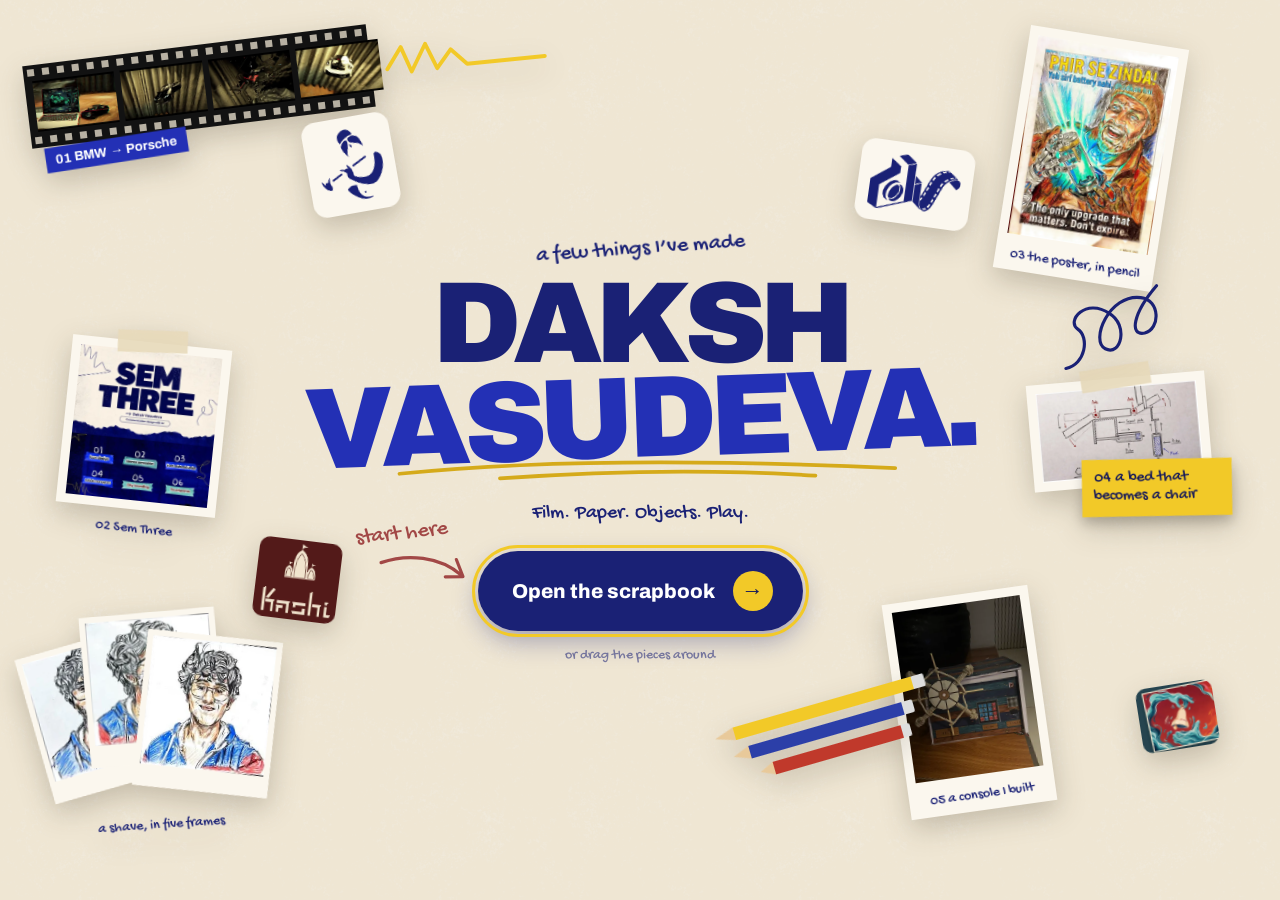
<file: index.html>
<!doctype html>
<html lang="en">
<head>
<meta charset="utf-8">
<meta name="viewport" content="width=device-width, initial-scale=1, viewport-fit=cover">
<title>Daksh Vasudeva, scrapbook</title>
<meta name="description" content="Daksh Vasudeva, communication design. A scrapbook you can turn: a BMW-to-Porsche CGI film, the whole Semester Three scroll, storytelling in coloured pencil, and The Everything Space, a bed that becomes a chair.">
<meta name="theme-color" content="#17205f">
<meta property="og:title" content="Daksh Vasudeva, scrapbook">
<meta property="og:description" content="Turn the pages: CGI film, the Sem Three scroll, coloured-pencil storytelling and a bed that becomes a chair.">
<meta property="og:image" content="https://daksh407.github.io/img/og.jpg">
<link rel="icon" type="image/png" href="img/favicon.png">
<link rel="preload" href="fonts/archivo-var.woff2" as="font" type="font/woff2" crossorigin>
<link rel="preload" href="fonts/gochi-hand.woff2" as="font" type="font/woff2" crossorigin>
<link rel="preload" href="pages/0F.webp" as="image" crossorigin>
<link rel="stylesheet" href="app.css?v=e6fdc855">
<link rel="canonical" href="https://daksh407.github.io/">
<meta property="og:url" content="https://daksh407.github.io/">
<meta name="twitter:card" content="summary_large_image">
</head>
<body>
<span class="portfolio-signature" aria-hidden="true">Daksh Vasudeva</span>
<div id="arrival" class="arrival" role="dialog" aria-modal="true" aria-label="Welcome to Daksh’s portfolio"><div class="arrival__collage" aria-hidden="true">
  <div class="ac ac--film" style="--x:2%;--y:5%;--r:-7deg" data-depth="1.2"><div class="ac-film"><img src="img/cgi-f02.webp" alt="" draggable="false"><img src="img/cgi-f05.webp" alt="" draggable="false"><img src="img/cgi-f08.webp" alt="" draggable="false"><img src="img/cgi-f12.webp" alt="" draggable="false"></div><span class="ac-tag ac-tag--navy">01 BMW → Porsche</span></div>
  <div class="ac ac--print" style="--x:5%;--y:38%;--r:6deg;--w:12.5vw" data-depth=".7"><img src="img/p-semcover.webp" alt="" draggable="false"><i class="ac-tape"></i><span class="ac-cap">02 Sem Three</span></div>
  <div class="ac ac--fan" style="--x:2.5%;--y:68%;--r:-4deg" data-depth="1"><img src="img/fr-05-0.webp" alt="" draggable="false"><img src="img/fr-05-2.webp" alt="" draggable="false"><img src="img/fr-05-4.webp" alt="" draggable="false"><span class="ac-cap">a shave, in five frames</span></div>
  <div class="ac ac--polar" style="--x:79%;--y:4%;--r:9deg;--w:12.5vw" data-depth="1.1"><img src="img/p-poster.webp" alt="" draggable="false"><span class="ac-cap">03 the poster, in pencil</span></div>
  <div class="ac ac--print" style="--x:80.5%;--y:42%;--r:-5deg;--w:14vw" data-depth=".8"><img src="img/es-chair.webp" alt="" draggable="false"><i class="ac-tape"></i><span class="ac-note">04 a bed that becomes a chair</span></div>
  <div class="ac ac--polar" style="--x:70%;--y:66%;--r:-8deg;--w:11.5vw" data-depth="1.3"><img src="img/console-build-03-sm.webp" alt="" draggable="false"><span class="ac-cap">05 a console I built</span></div>
  <div class="ac ac--sticker ac--parvati" style="--x:24%;--y:13%;--r:-10deg" data-depth="1.6"><span></span></div>
  <div class="ac ac--sticker ac--dv" style="--x:67%;--y:16%;--r:8deg" data-depth="1.5"><span></span></div>
  <div class="ac ac--stk" style="--x:20%;--y:60%;--r:7deg;--w:6.5vw" data-depth="1.7"><img src="img/st-kashi.webp" alt="" draggable="false"></div>
  <div class="ac ac--stk" style="--x:89%;--y:76%;--r:-9deg;--w:6vw" data-depth="1.8"><img src="img/st-bell.webp" alt="" draggable="false"></div>
  <div class="ac ac--pencils" style="--x:56%;--y:78%;--r:-16deg" data-depth="1.4"><i style="--c:#f2c928"></i><i style="--c:#2c3fa8"></i><i style="--c:#c0392b"></i></div>
  <svg class="ac ac--scr" style="--x:30%;--y:4%;--r:0deg;--w:13vw" data-depth=".5" viewBox="0 0 300 80"><path d="M6 60 L30 20 L50 64 L74 14 L96 58 L120 24 L150 50 L290 36" stroke="#f2c928" stroke-width="7"/></svg>
  <svg class="ac ac--scr" style="--x:83%;--y:30%;--r:0deg;--w:8vw" data-depth=".6" viewBox="0 0 260 300"><path d="M10 250 C 60 240, 70 170, 40 150 C 10 130, 60 70, 120 110 C 170 140, 150 220, 110 200 C 70 180, 120 60, 200 70 C 250 76, 250 150, 210 160 C 170 168, 180 110, 240 40" stroke="#1a2175" stroke-width="8"/></svg>
</div><p class="arrival__eyebrow">a few things I’ve made</p><h1 aria-label="Daksh Vasudeva"><span class="name-line"><span class="name-word">Daksh</span></span><span class="name-line"><span class="name-word">Vasudeva.</span></span><svg class="name-stroke" viewBox="0 0 550 28" aria-hidden="true"><path d="M8 18 Q210 -3 536 12 M115 23 Q295 10 451 20"/></svg></h1><p class="arrival__line">Film. Paper. Objects. Play.</p><div class="arrival__choices"><span class="arrival__start" aria-hidden="true">start here<svg viewBox="0 0 120 60"><path d="M6 14 C 40 6, 80 14, 104 40 M 84 40 L 106 42 L 100 20"/></svg></span><button id="arrival-enter" type="button">Open the scrapbook <span>→</span></button></div><p class="arrival__hint">or drag the pieces around</p></div>
<a class="skip" href="flat/">Skip to the quick read: every project on one scrolling page</a>

<canvas id="stage" aria-hidden="true"></canvas>
<div class="vignette" aria-hidden="true"></div>
<div class="grain" aria-hidden="true"></div>

<header class="chrome">
  <button id="home" class="home" type="button" aria-label="Back to the cover"><span class="home__mark" aria-hidden="true"></span><span class="home__name">Daksh Vasudeva</span></button>
  <div class="chrome__r">
    <button id="work-menu" class="work-menu" type="button" aria-label="Explore all five projects">All work <span aria-hidden="true">⊞</span></button>
    <button id="to-console" class="tidy" type="button" hidden>Play</button>
    <button id="tidy" class="tidy" type="button" hidden>tidy the desk ↺</button>
    <button id="sound" class="sound" type="button" aria-pressed="false"><svg viewBox="0 0 24 24" aria-hidden="true"><path d="M4 9v6h4l5 4V5L8 9H4z"/><path class="w1" d="M16 9.5c1 .9 1 4.1 0 5"/><path class="w2" d="M18.5 7c2.2 2.4 2.2 7.6 0 10"/></svg><span>sound</span></button>
    <button id="hire" class="hire" type="button" aria-expanded="false">Hire me <span aria-hidden="true">✶</span></button>
    <a class="quickread" href="flat/" title="Every project on one scrolling page">Quick read <span aria-hidden="true">≡</span></a>
  </div>
</header>

<div id="hire-card" class="hire-card" hidden role="dialog" aria-label="Hire me">
  <p class="hire-card__k">psst. recruiters, studios, curious people:</p>
  <p class="hire-card__t">Hire me before someone else does.</p>
  <p class="hire-card__b">I make films, paper pop-ups, furniture concepts and a game console nobody asked for. Imagine what I'd do with a real brief.</p>
  <div class="hire-card__l"><a href="mailto:daksh010879@gmail.com?subject=Saw%20your%20scrapbook">✉ daksh010879@gmail.com</a><a href="https://www.instagram.com/dakshvasu_/" target="_blank" rel="noopener">Instagram @dakshvasu_</a></div>
</div>

<div id="hot-layer" class="hot-layer" role="group" aria-label="On this spread"></div>
<p id="hint" class="hint" aria-hidden="true">drag the corner<br>to open it <svg viewBox="0 0 60 50"><path d="M50 6 C 46 30, 30 42, 8 40 M 20 30 L 8 40 L 20 48"/></svg></p>

<nav class="ind" aria-label="Turn the pages">
  <button id="ind-prev" type="button" aria-label="Previous page"><svg viewBox="0 0 40 40"><path d="M26 8 L 12 20 L 26 32"/></svg></button>
  <span id="ind-text">the cover</span>
  <button id="ind-next" type="button" aria-label="Next page"><svg viewBox="0 0 40 40"><path d="M14 8 L 28 20 L 14 32"/></svg></button>
</nav>

<div id="console-ui" class="cui" hidden>
  <div id="cui-focus" tabindex="-1" class="cui__focus"></div>
  <button id="cui-back" type="button" class="cui__back">↶ back to the book</button>
  <section id="station-intro" class="station-note station-intro">
    <p class="station-intro__kicker">05 · Arduino game console</p>
    <h2>The Crossing.</h2><p>A ship's console Daksh built by hand. Take it for a 15-second sail.</p>
    <div class="station-intro__actions">
      <button id="demo-play" class="cbtn cbtn--play" type="button">▶ Play</button>
      <button id="cui-real" class="cbtn cbtn--real" type="button">Real build ↗</button>
    </div>
  </section>
  <div id="sail-coach" class="sail-coach" hidden aria-live="polite"><span id="coach-step" class="sail-coach__step">1 / 3</span><b id="coach-title">Steer</b><span id="coach-copy">Drag the wheel</span></div>
  <div id="sail-clock" class="sail-clock" hidden><span id="sail-seconds">15s</span><span class="sail-track"><i id="sail-fill"></i></span><button id="sail-exit" type="button" aria-label="End this sail">✕</button></div>
  <div id="sail-controls" class="sail-controls" hidden aria-label="Ship controls">
    <button type="button" data-steer="-1" aria-label="Steer left">←</button>
    <label><span>Speed</span><input id="cui-engine" type="range" min="1" max="9" value="5" aria-label="Engine speed"></label>
    <button id="cui-bell" type="button">Bell</button><button type="button" data-steer="1" aria-label="Steer right">→</button>
  </div>
  <section id="sail-end" class="station-note sail-end" hidden><h2>Another sail?</h2><div class="station-intro__actions"><button id="demo-replay" class="cbtn cbtn--play" type="button">↻ Replay</button><button id="demo-real" class="cbtn cbtn--real" type="button">Real build ↗</button></div><button id="demo-next" class="ux-text" type="button">Back to the work →</button></section>
</div>
<p id="page-guide" class="page-guide" hidden><span class="mouse-guide">Drag page edges · ← → keys</span><span class="touch-guide">Swipe page edges · tap arrows</span></p>
<div id="flip-controls" class="flip-controls" hidden><label for="flip-slider">Flip slider</label><input id="flip-slider" type="range" min="1" max="5" step="1" value="1" aria-label="Flip slider, shaving frame"><div class="flip-numbers" role="group" aria-label="Choose a shaving frame"><button type="button" data-flip-frame="1" aria-label="Show shaving frame 1" aria-pressed="true">1</button><button type="button" data-flip-frame="2" aria-label="Show shaving frame 2" aria-pressed="false">2</button><button type="button" data-flip-frame="3" aria-label="Show shaving frame 3" aria-pressed="false">3</button><button type="button" data-flip-frame="4" aria-label="Show shaving frame 4" aria-pressed="false">4</button><button type="button" data-flip-frame="5" aria-label="Show shaving frame 5" aria-pressed="false">5</button></div></div>
<div id="bed-controls" class="bed-controls" hidden><span>Bed</span><input type="range" id="bed-slider" min="0" max="100" value="0" aria-label="Transform the bed into a chair and side table"><span>Work</span></div>
<button type="button" id="bed-page" class="zoom-out" hidden>↶ Back to the page</button>
<button type="button" id="book-to-game" class="book-to-game" hidden><span>Explore Arduino</span><span>design project ↗</span></button>
<button id="zoom-out" class="zoom-out" type="button" hidden>⤡ Zoom out</button>
<p id="phone-coach" class="phone-coach" hidden><b>Swipe</b> to turn the page<br><b>Double-tap</b> to zoom in and read<span class="coach-turn"><br>Turn your phone sideways to see it bigger</span></p>
<p id="sr" class="sr" aria-live="polite"></p>
<div id="tip" class="tip" hidden></div>

<!-- the unrolled scroll -->
<div id="ribbon-ui" class="rib" hidden>
  <div class="rib__bar">
    <p class="rib__title"><span class="hand">Sem Three</span> <span id="rib-chap">cover</span></p>
  </div>
  <div class="rib__side" role="group" aria-label="Scroll controls">
    <button id="rib-back" type="button" class="rib__back">↶ Back to the scrapbook</button>
    <button id="rib-flat" type="button" class="rib__flat">Read it flat</button>
    <a class="rib__pdf" href="media/semester-three.pdf" target="_blank" rel="noopener">PDF ↗</a>
    <button id="rib-all" type="button" hidden aria-pressed="false">see it all</button>
  </div>
  <nav class="rib__ruler" id="rib-ruler" aria-label="Sem Three chapters"><span class="rib__track"></span><span class="rib__you" id="rib-you"></span></nav>
  <p class="rib__hint hand" aria-hidden="true">scroll or drag to keep unrolling ↓</p>
</div>

<!-- film -->
<div id="cinema" class="dlg cin" role="dialog" aria-modal="true" aria-labelledby="cin-title" hidden>
  <div class="cin__frame"><video id="cin-video" controls playsinline preload="none"></video></div>
  <p id="cin-title" class="cin__title hand"></p>
  <button id="cin-close" class="dlg__close" type="button" data-close data-autofocus>close ✕</button>
</div>

<!-- images -->
<div id="lightbox" class="dlg lb" role="dialog" aria-modal="true" aria-label="Artwork" hidden>
  <div class="lb__img"><img id="lb-img" alt=""></div>
  <p id="lb-cap" class="lb__cap hand"></p>
  <button id="lb-close" class="dlg__close" type="button" data-close data-autofocus>close ✕</button>
  <button id="lb-prev" class="lb__nav lb__nav--prev" type="button" aria-label="Previous">←</button>
  <button id="lb-next" class="lb__nav lb__nav--next" type="button" aria-label="Next">→</button>
</div>

<!-- Sem Three, flat -->
<div id="reader" class="dlg reader" role="dialog" aria-modal="true" aria-label="Sem Three, the full scroll, flat" hidden>
  <div class="reader__bar">
    <button id="reader-close" class="dlg__close dlg__close--left" type="button" data-close data-autofocus>✕ close</button>
    <p class="reader__title"><span class="hand">Sem Three</span> <span id="reader-chap"></span></p>
    <a class="reader__pdf" href="media/semester-three.pdf" target="_blank" rel="noopener">PDF ↗</a>
    <span class="reader__progress"><span id="reader-progress"></span></span>
  </div>
  <div class="reader__scroll" id="reader-scroll" tabindex="-1"><div class="reader__doc" id="reader-doc"></div><p class="reader__end hand">end of the scroll</p></div>
  <nav class="ruler" id="ruler" aria-label="Jump to a chapter"><span class="ruler__track"></span></nav>
</div>

<nav id="journey" class="journey" aria-label="Explore the five projects"><button data-project="0" aria-label="Film"><b>01</b><span>Film</span></button><button data-project="1" aria-label="Semester Three"><b>02</b><span>Sem Three</span></button><button data-project="2" aria-label="Storytelling"><b>03</b><span>Stories</span></button><button data-project="3" aria-label="The Everything Space"><b>04</b><span>Furniture</span></button><button data-project="4" aria-label="The Crossing"><b>05</b><span>Play</span></button><button id="journey-next" aria-label="Explore next project">→</button></nav>
<button id="spread-frames" class="spread-frames" type="button" hidden>Spread the frames ⊞</button>
<div id="work-index" class="dlg work-index" role="dialog" aria-modal="true" aria-labelledby="work-index-title" hidden><header><p class="small-label">FIVE WAYS IN</p><h2 id="work-index-title">On my desk.</h2><button class="dlg__close" data-close id="index-close" type="button">Close ✕</button></header><div class="work-grid">
<button data-project="0"><img loading="lazy" src="img/p-cgi.webp" alt="BMW to Porsche film"><span><b>01</b> BMW → Porsche <i>Film / CGI</i></span></button>
<button data-project="1"><img loading="lazy" src="img/p-semcover.webp" alt="Semester Three portfolio"><span><b>02</b> Sem Three <i>Graphic design</i></span></button>
<button data-project="2"><img loading="lazy" src="img/p-poster.webp" alt="Coloured pencil storytelling"><span><b>03</b> Stories in pencil <i>Illustration</i></span></button>
<button data-project="3"><img loading="lazy" src="img/p-model.webp" alt="The Everything Space prototype"><span><b>04</b> The Everything Space <i>Product / process</i></span></button>
<button data-project="4"><img loading="lazy" src="img/console-build-03-sm.webp" alt="The handmade console"><span><b>05</b> The Crossing <i>Physical × digital</i></span></button>
</div><footer><span id="work-progress">Five projects to explore</span><a href="flat/">Quick read: every project on one page ↗</a></footer></div>
<div id="frames-gallery" class="dlg frames-gallery" role="dialog" aria-modal="true" aria-labelledby="frames-title" hidden><header><p class="small-label">STORYTELLING / IN SEQUENCE</p><h2 id="frames-title">A shave, in five frames.</h2><button class="dlg__close" data-close id="frames-close" type="button">Close ✕</button></header><nav aria-label="Choose a sequence"><button data-sequence="shave" aria-pressed="true">A shave</button><button data-sequence="chase" aria-pressed="false">The chase</button><button data-sequence="garlic" aria-pressed="false">Five senses</button><button data-sequence="bottle" aria-pressed="false">One bottle</button></nav><div id="frames-grid" class="frames-grid"></div></div>
<div class="loading" aria-hidden="true"><span class="hand">opening the scrapbook…</span></div>
<div class="fallback" role="alert">
  <p class="hand">The 3D desk is unavailable in this browser. Your projects are still here.</p>
  <a href="flat/">View the portfolio →</a>
</div>
<div class="filenote" role="alert">
  <p class="hand">Browsers won't load the 3D pages straight from a folder.</p>
  <p>Double-click <b>preview.command</b> (Mac), or publish the folder, then open it again. <a href="flat/">Or open the quick read →</a></p>
</div>
<noscript><p class="fallback" style="display:block">This scrapbook needs JavaScript. <a href="flat/">Open the quick read →</a></p></noscript>

<script src="app.js?v=e6fdc855" onerror="document.documentElement.classList.add('no-webgl');document.getElementById('arrival').hidden=true"></script>
<script>(()=>{const b=document.getElementById('hire'),c=document.getElementById('hire-card');if(!b||!c)return;const set=o=>{c.hidden=!o;b.setAttribute('aria-expanded',o)};b.addEventListener('click',e=>{e.stopPropagation();set(c.hidden)});document.addEventListener('pointerdown',e=>{if(!c.hidden&&!c.contains(e.target)&&e.target!==b)set(false)});document.addEventListener('keydown',e=>{if(e.key==='Escape')set(false)});})();</script>
</body>
</html>
</file>
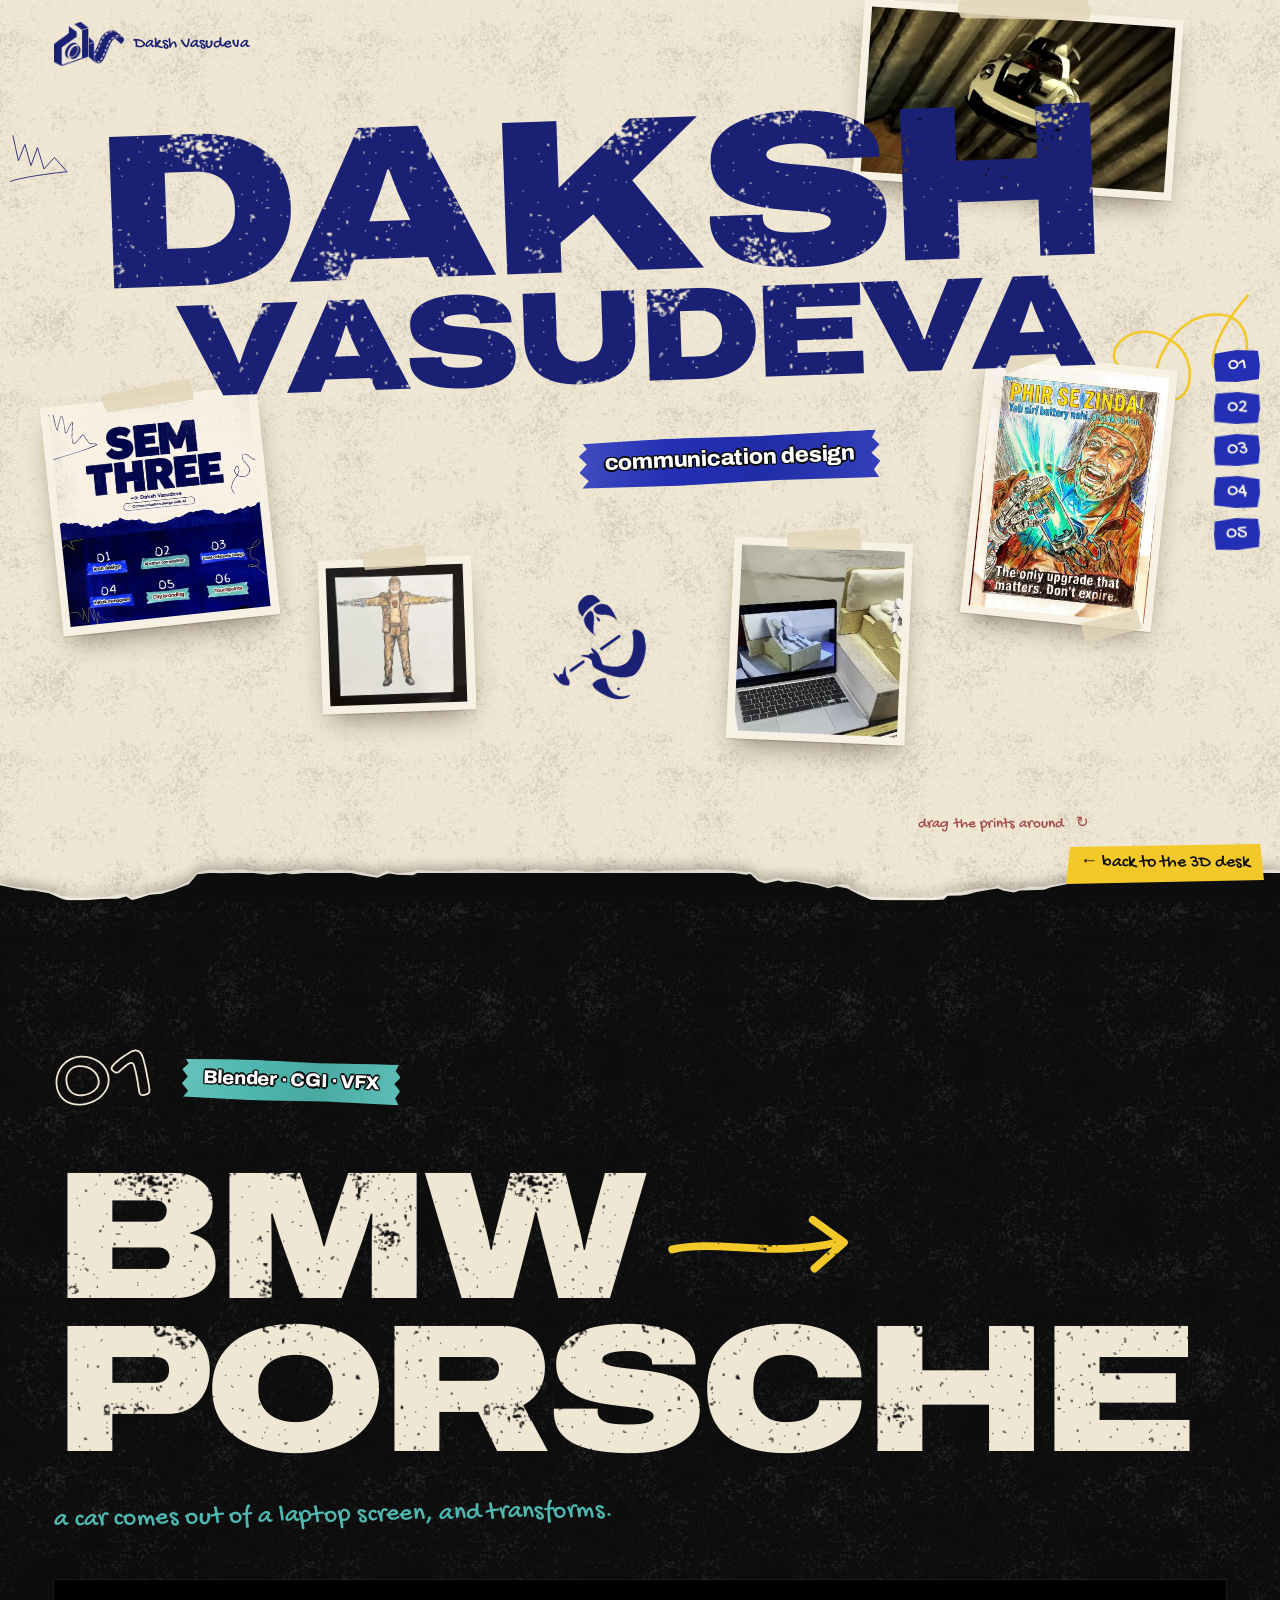
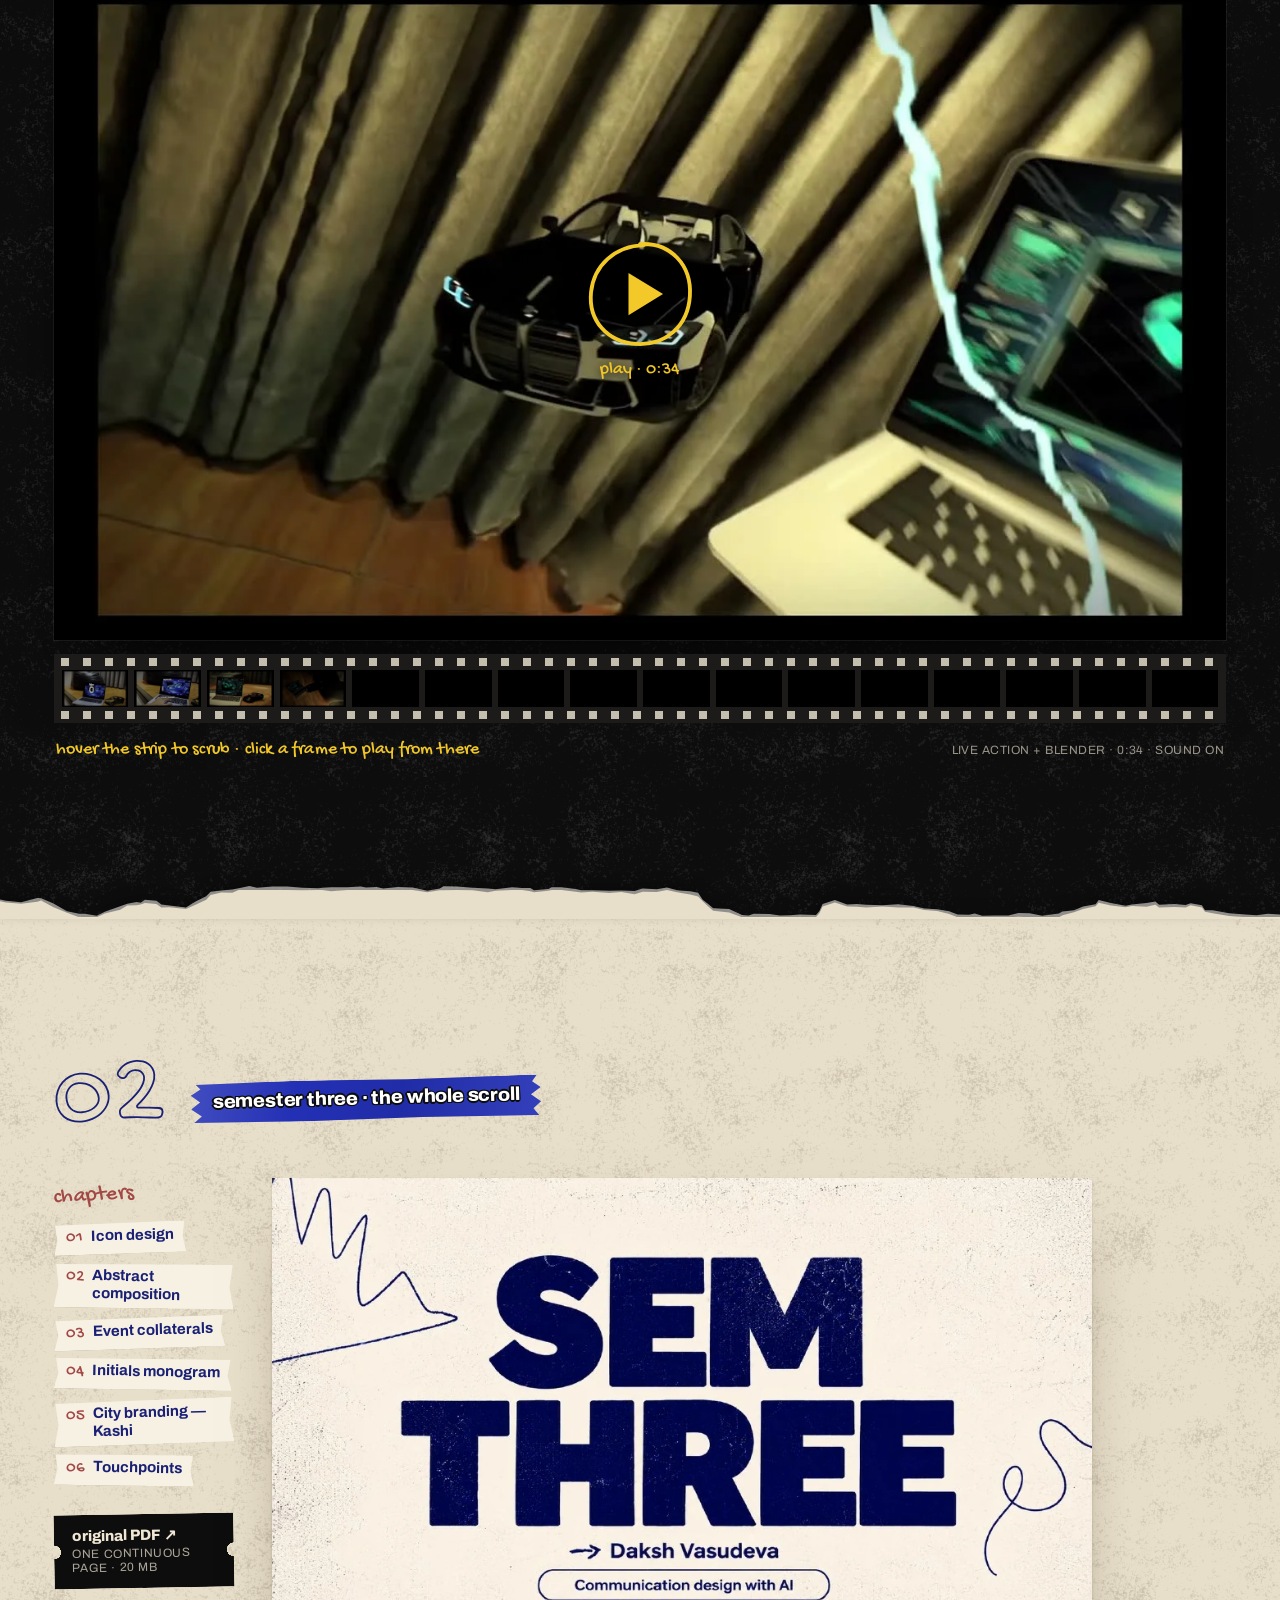
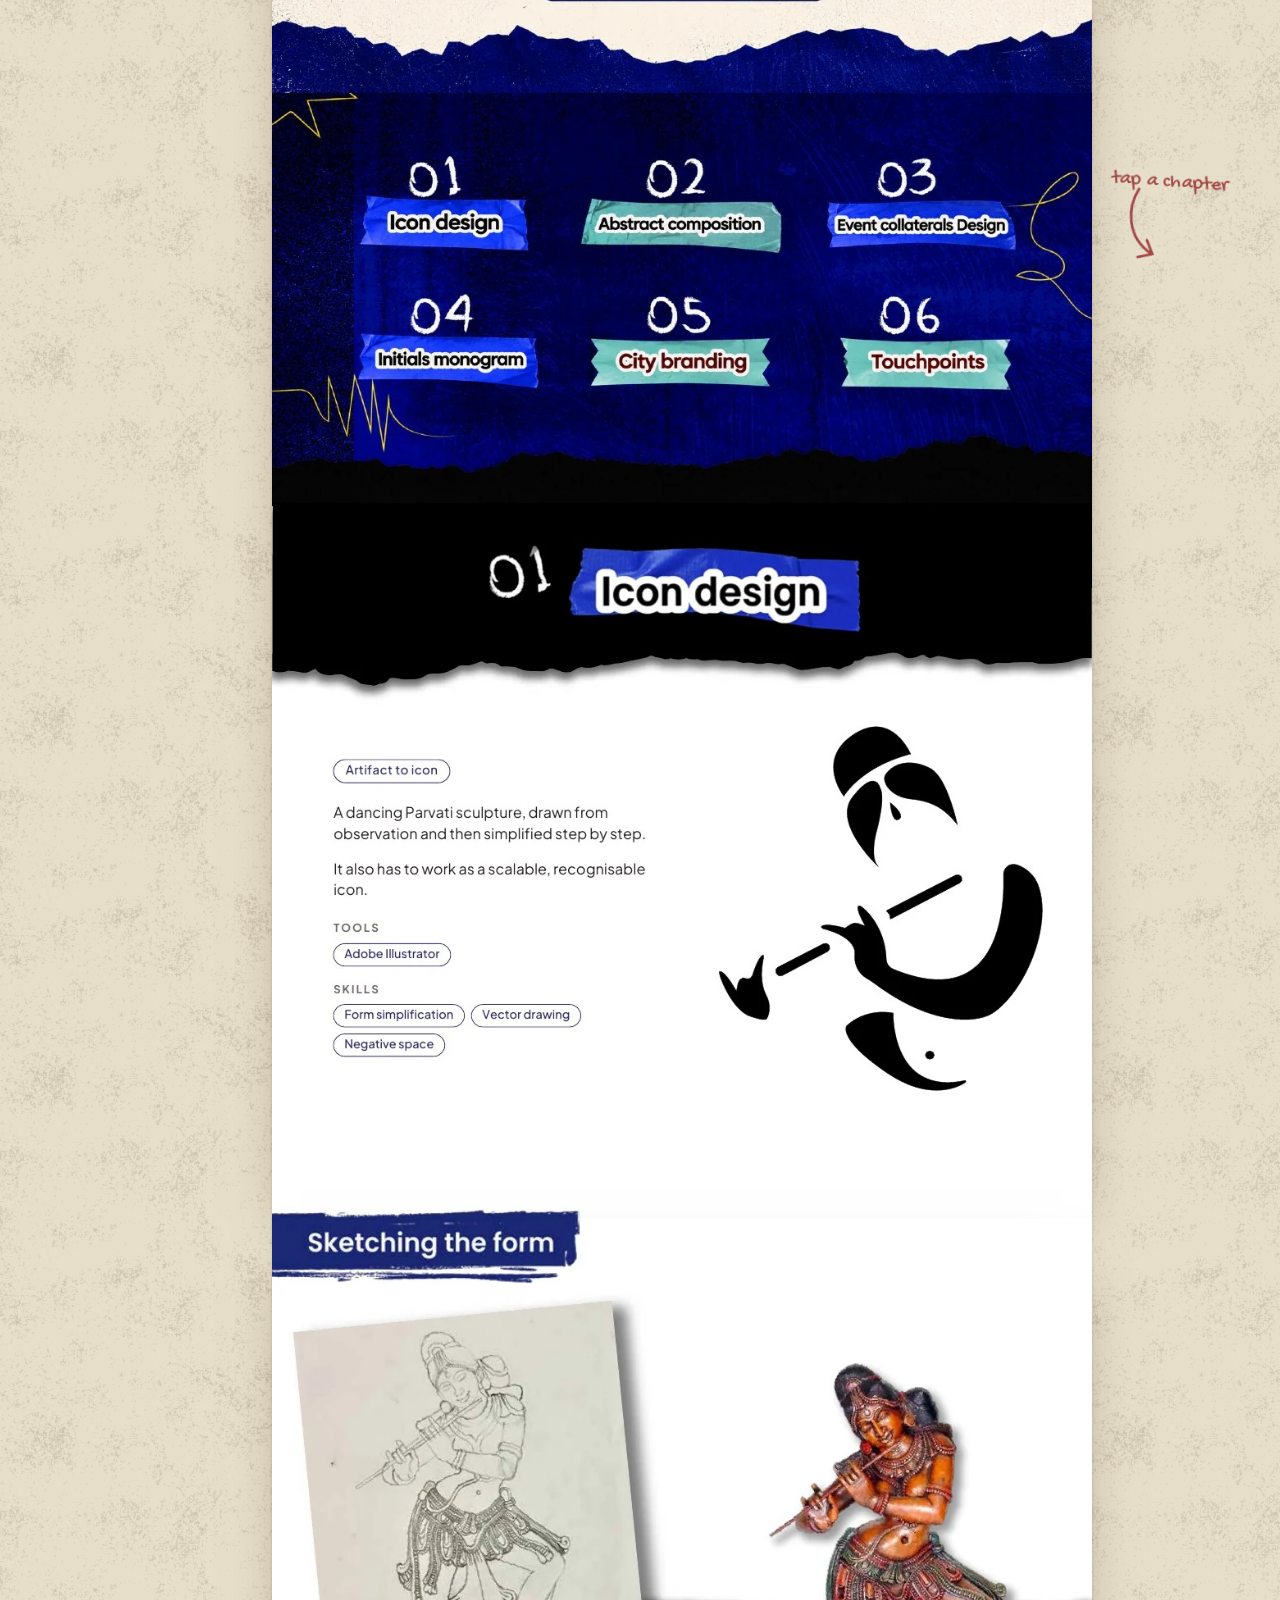
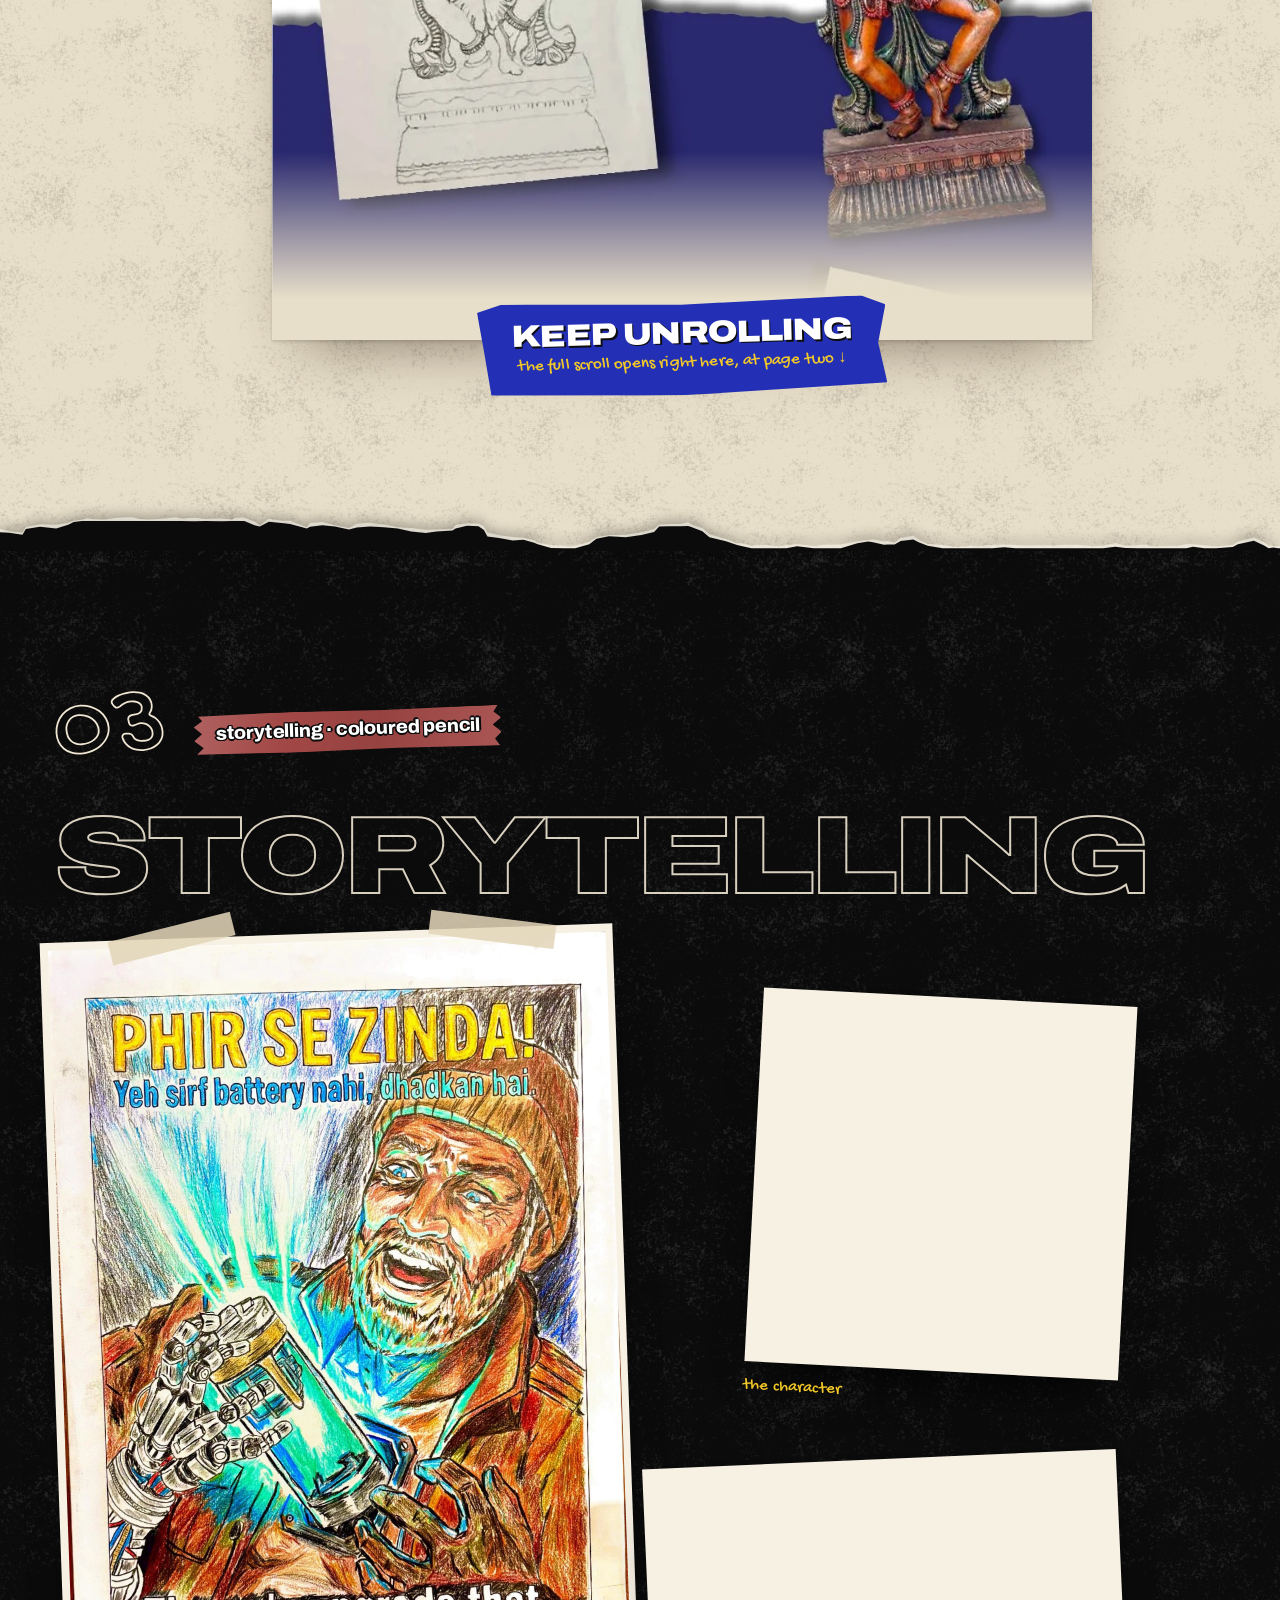
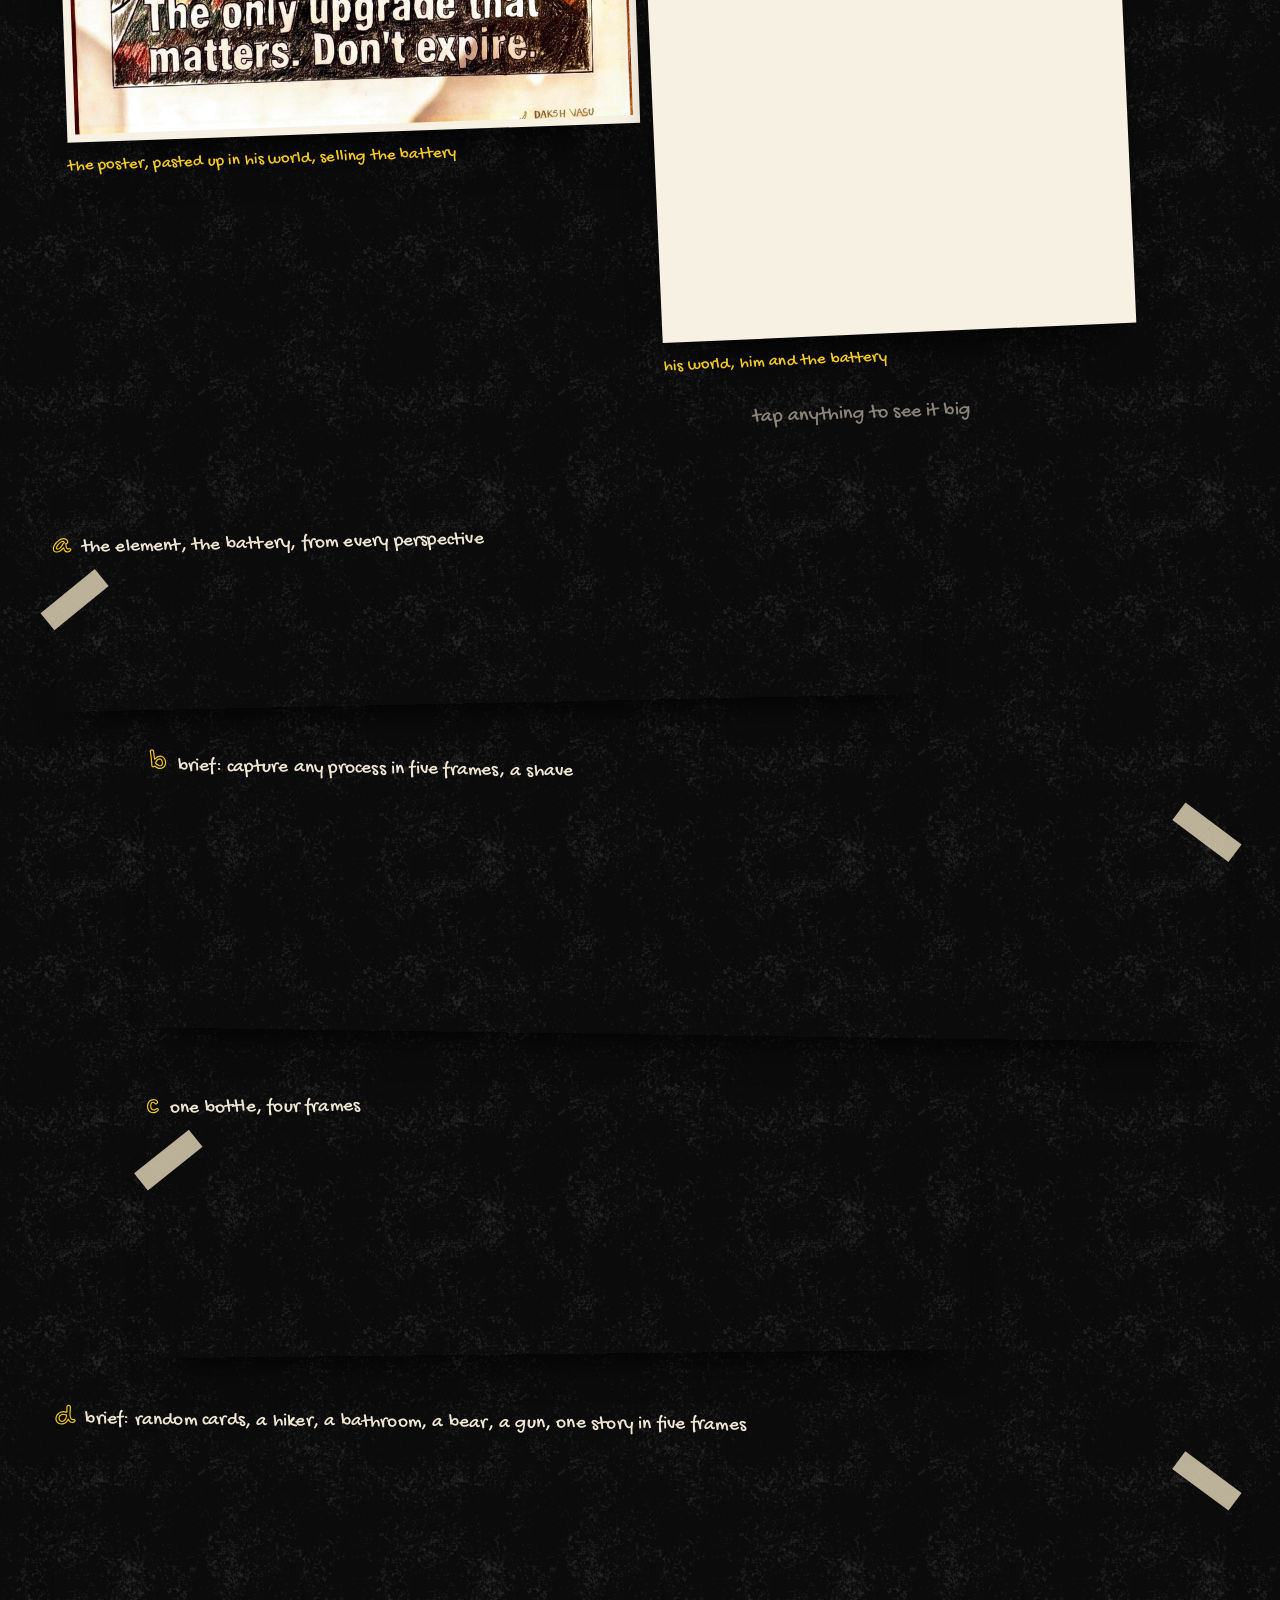
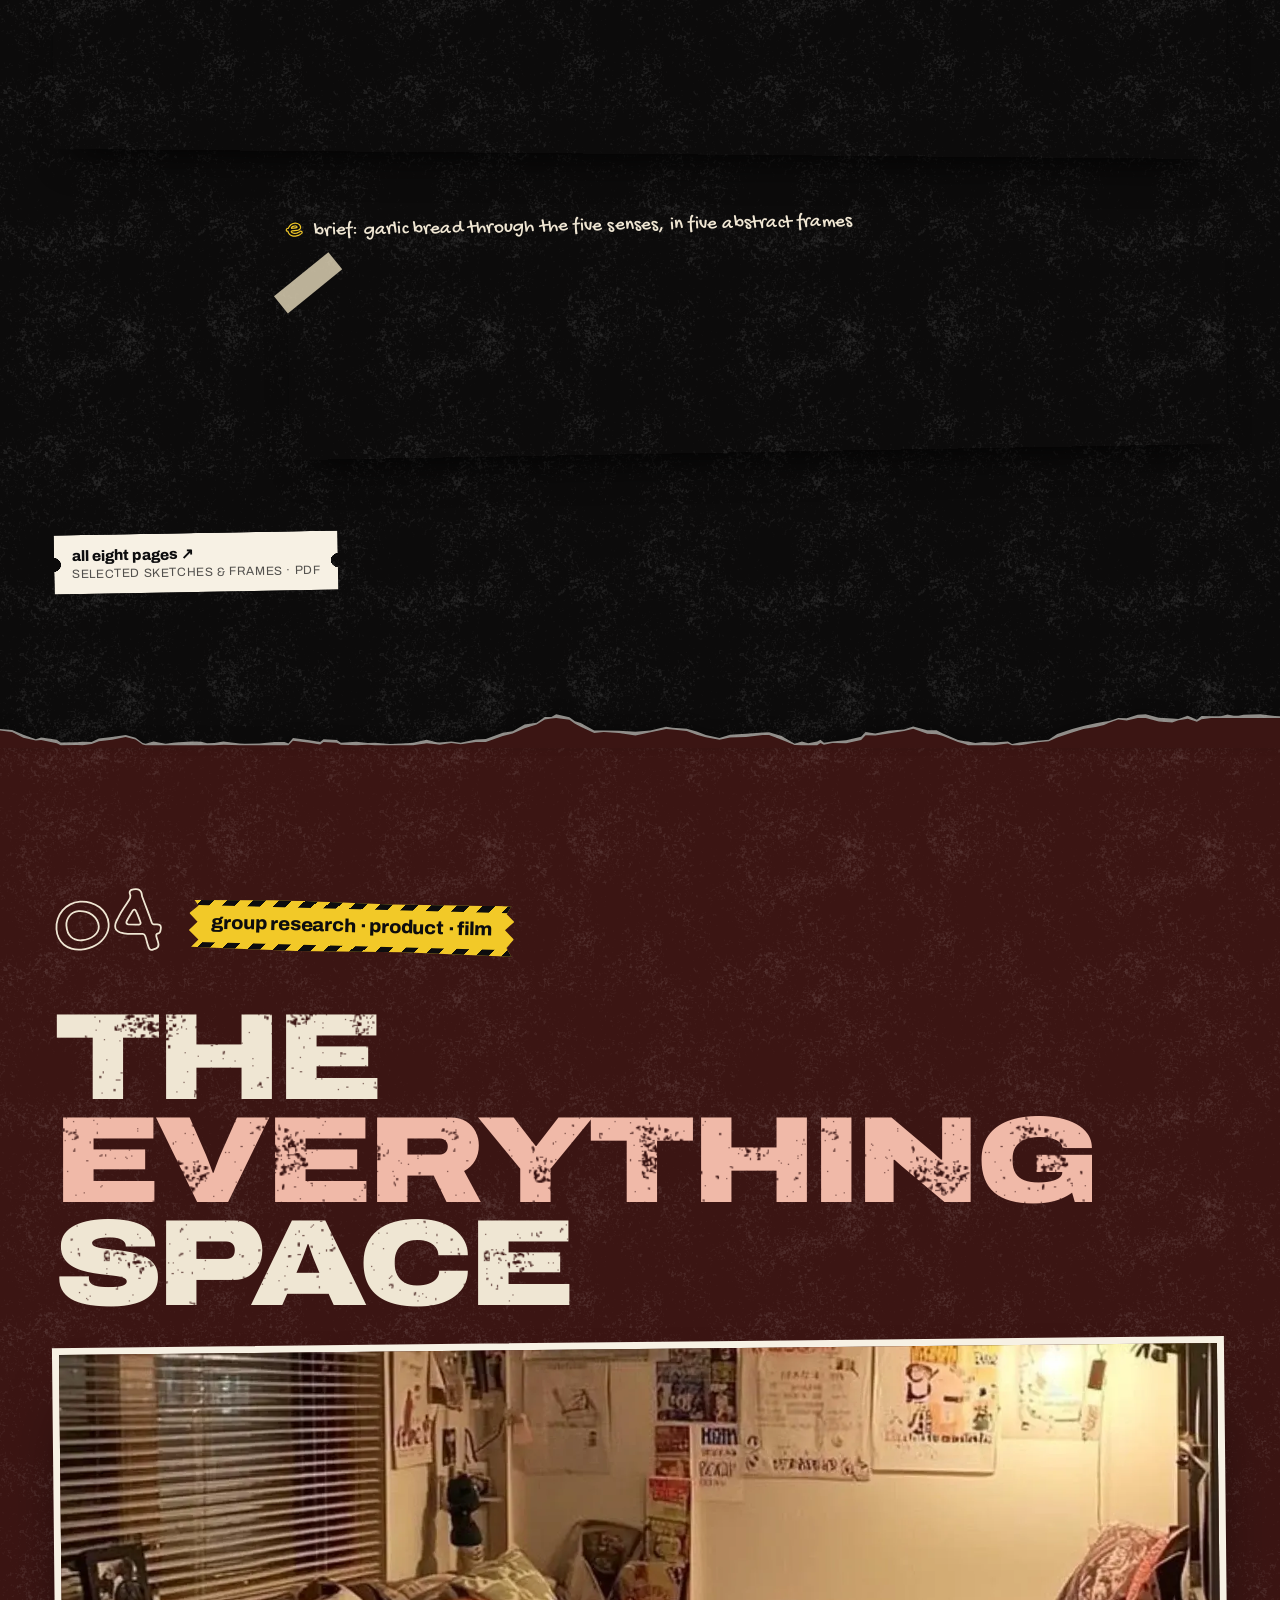
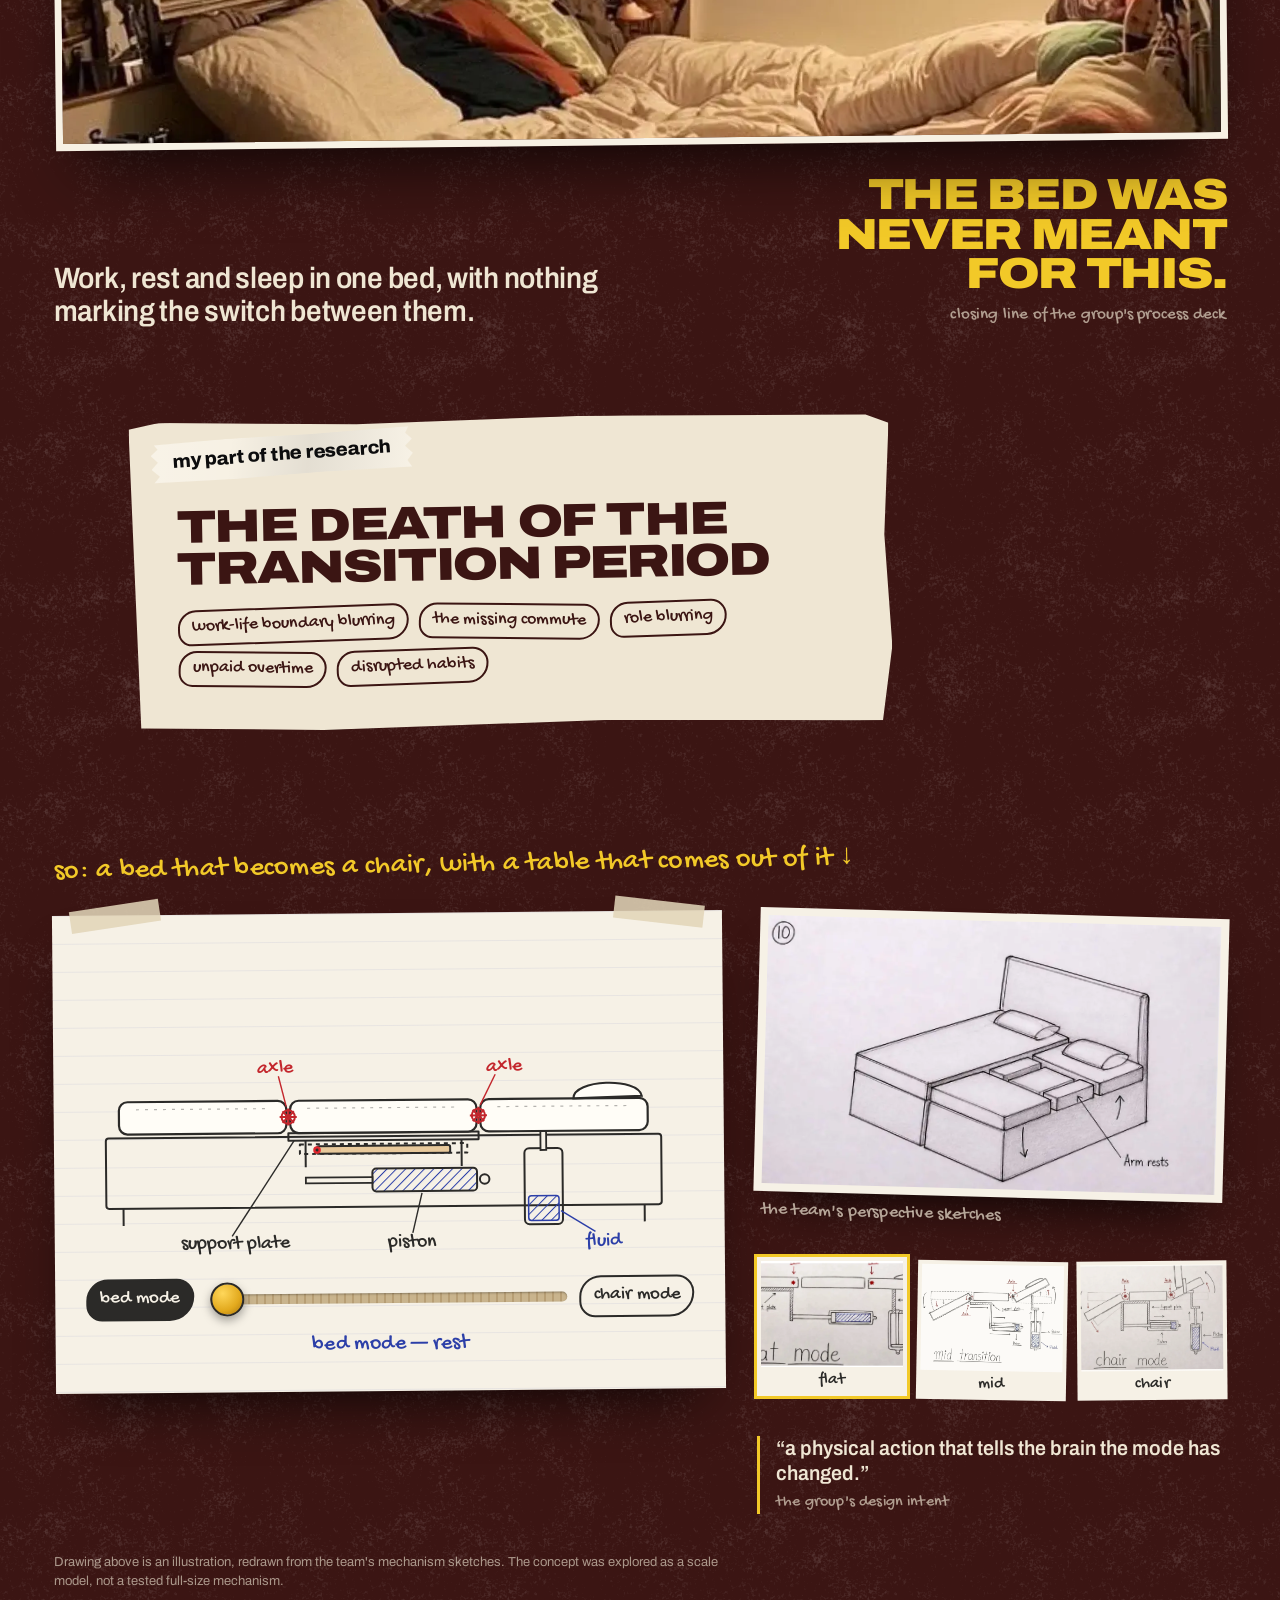
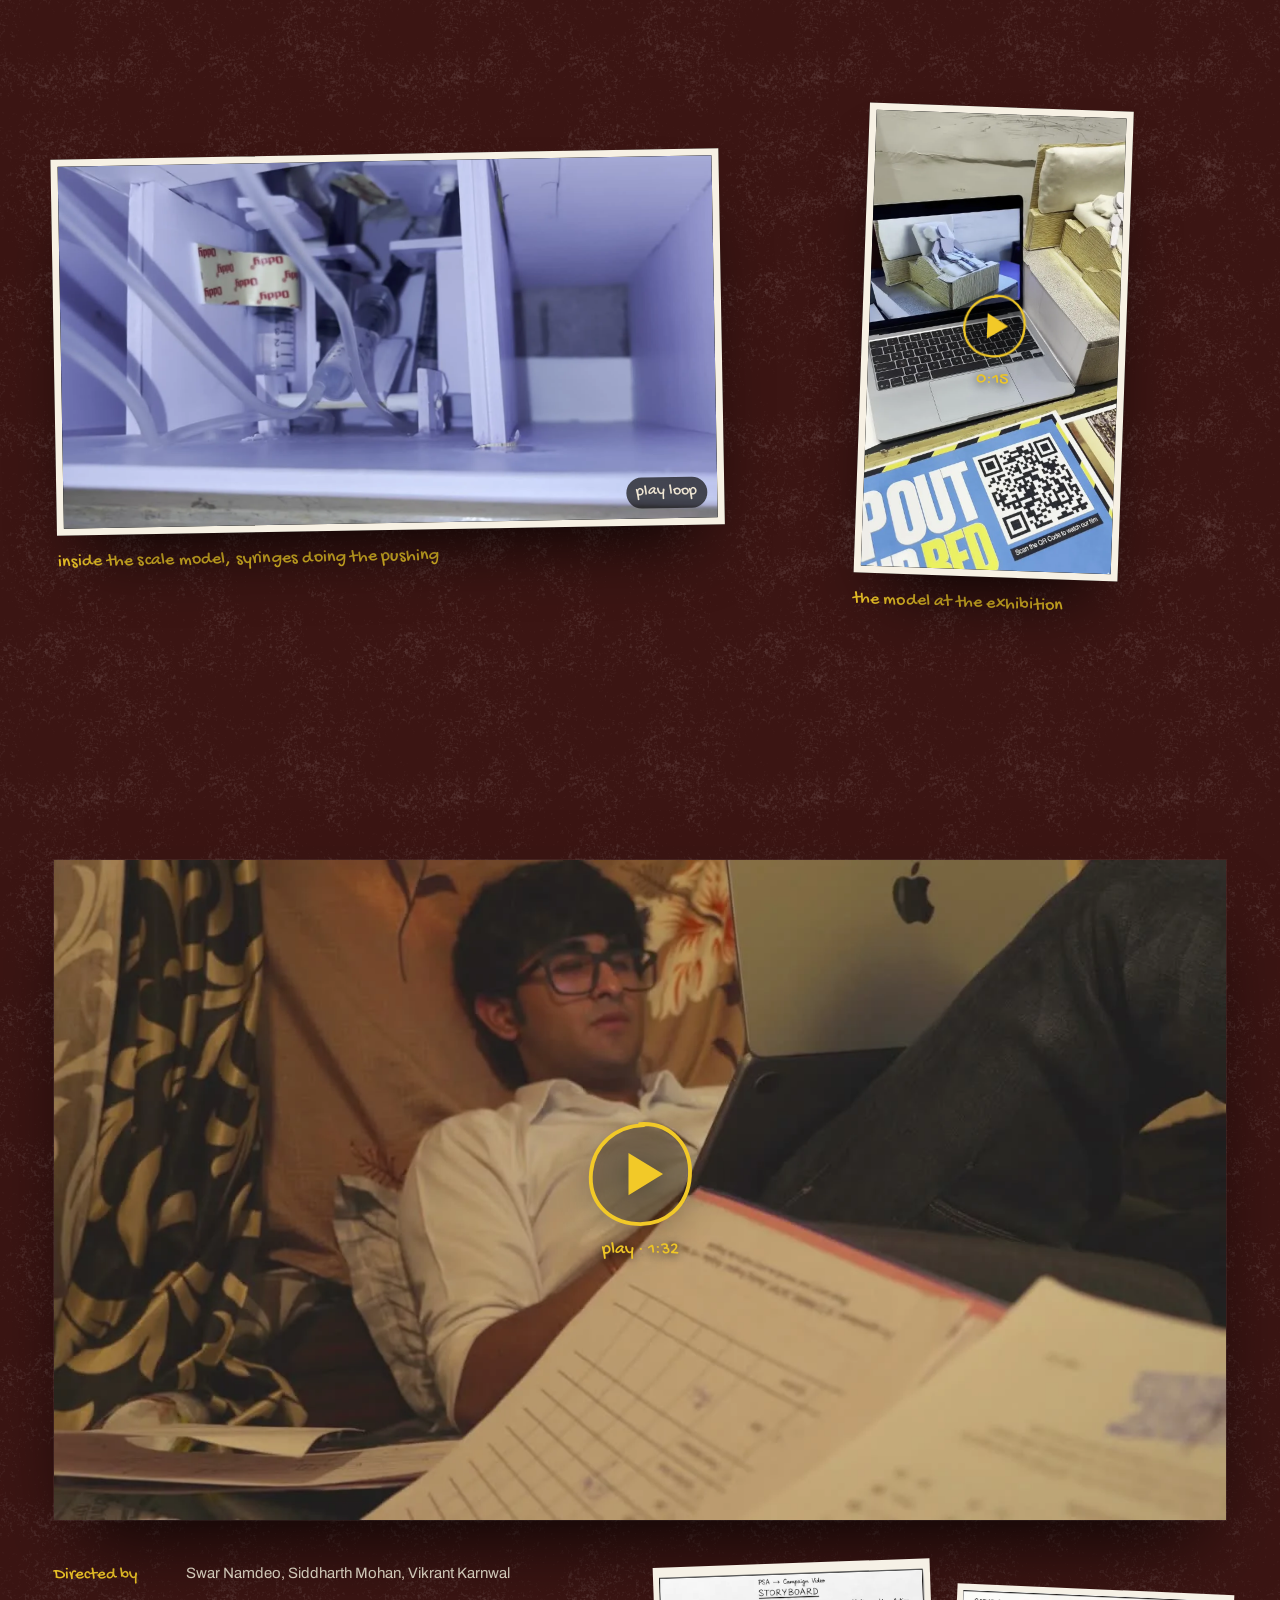
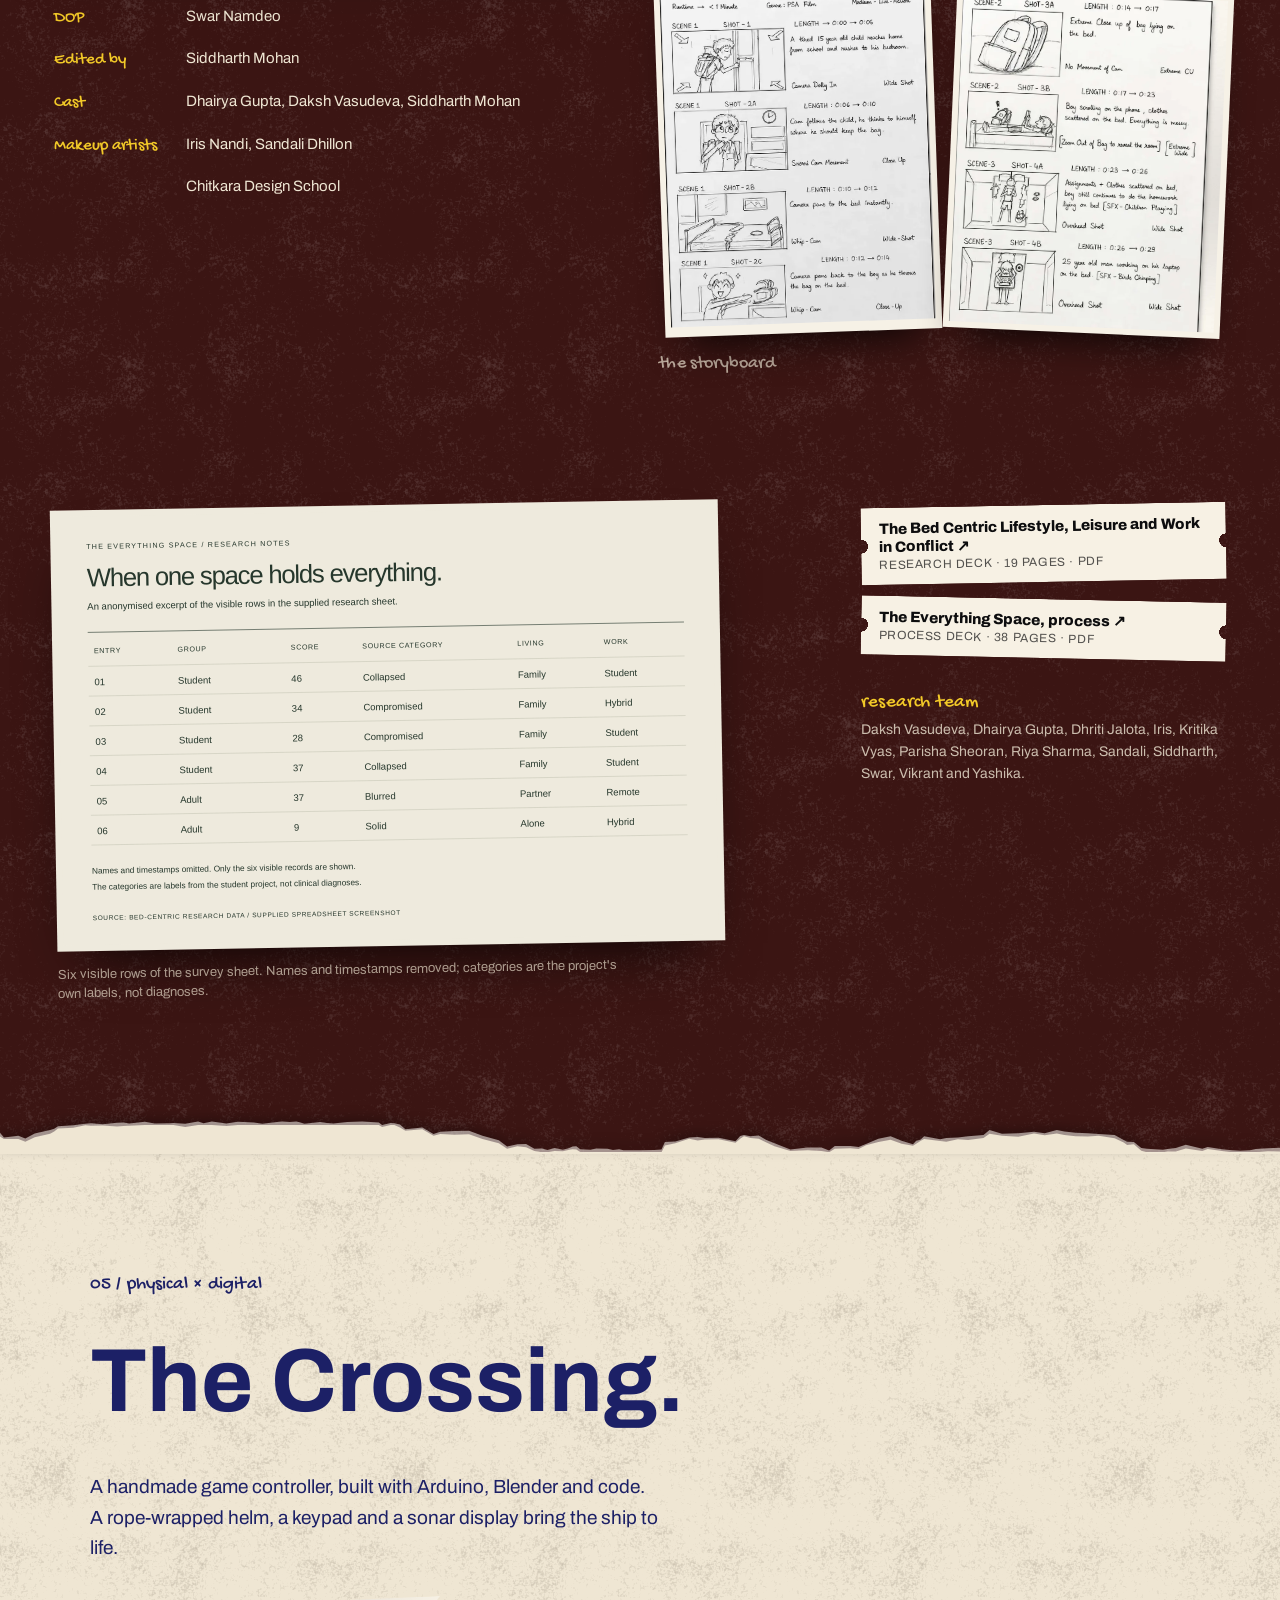
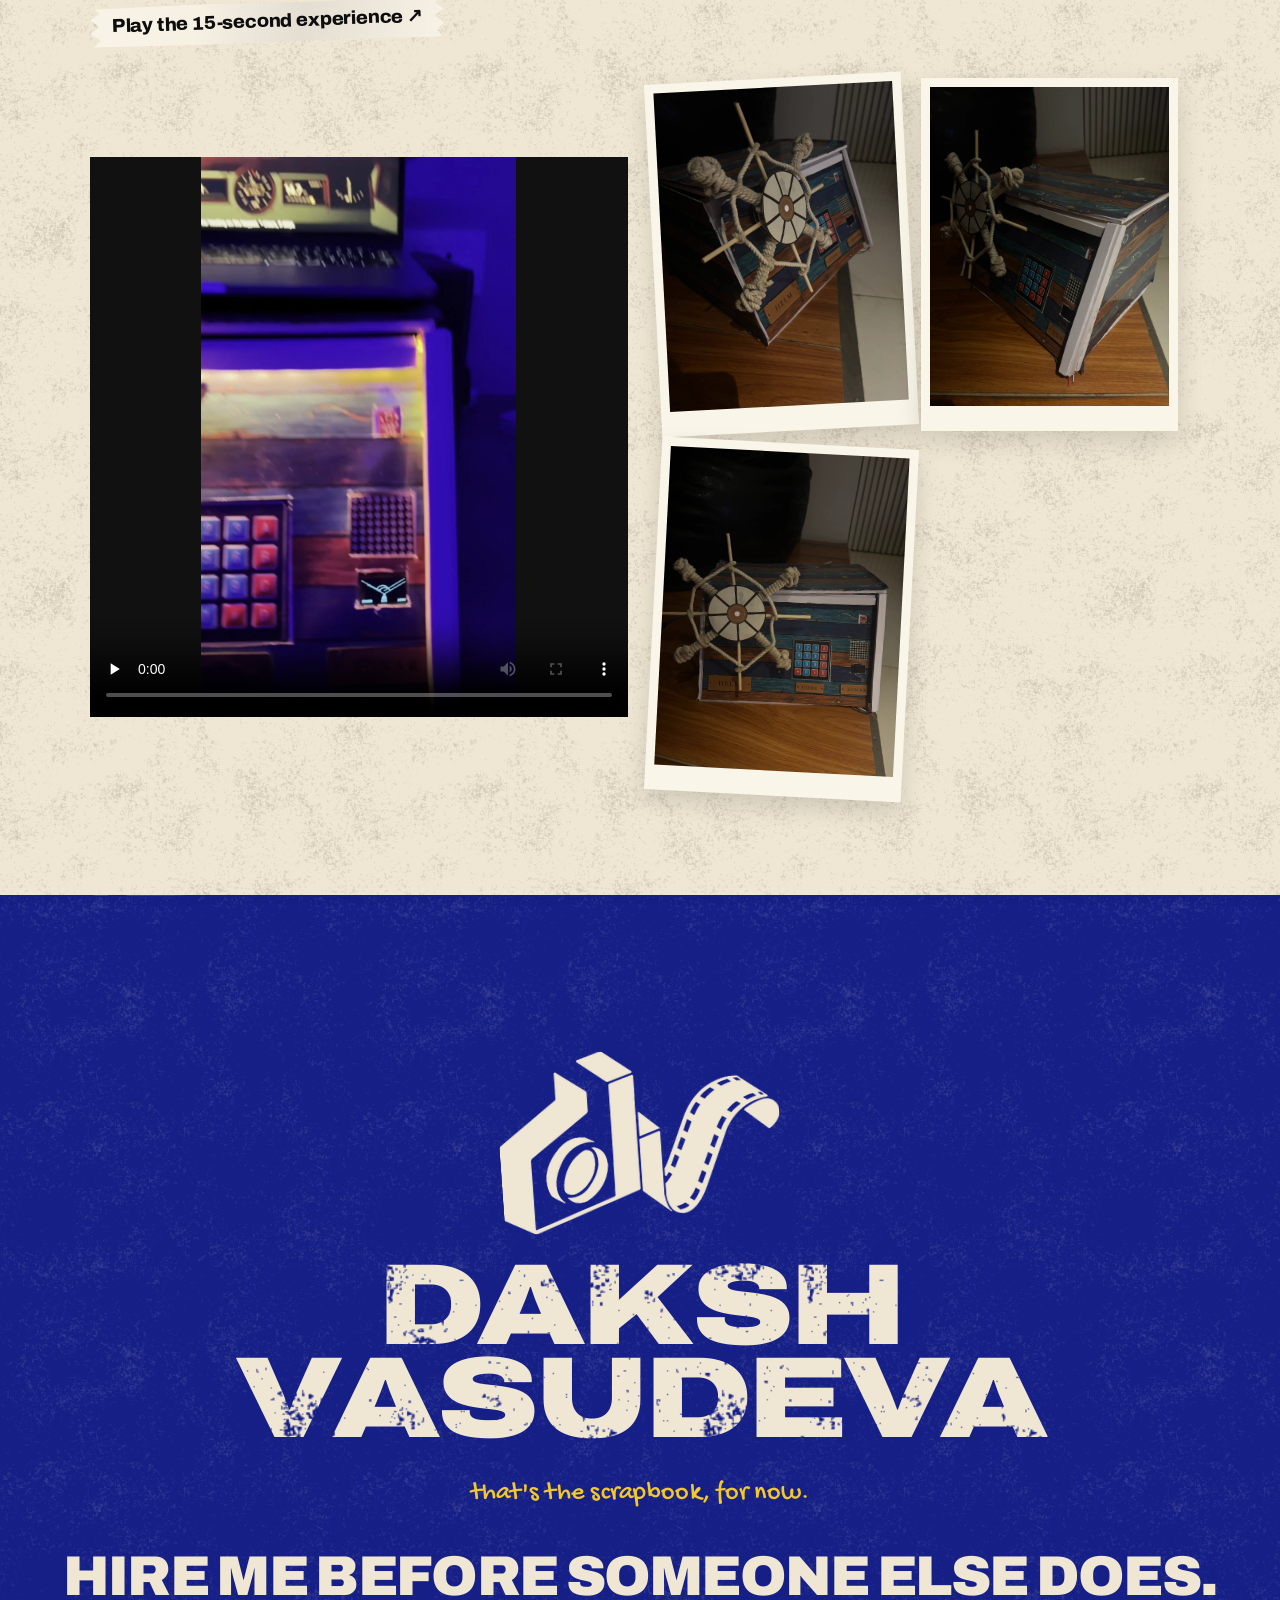
<file: flat/index.html>
<!doctype html>
<html lang="en">
<head>
<meta charset="utf-8">
<meta name="viewport" content="width=device-width, initial-scale=1, viewport-fit=cover">
<title>Daksh Vasudeva, quick read</title>
<meta name="description" content="Daksh Vasudeva, communication design. A scrapbook that plays back: CGI film, the Semester Three portfolio, storytelling in coloured pencil, and The Everything Space.">
<meta name="theme-color" content="#efe6d3">
<meta property="og:title" content="Daksh Vasudeva">
<meta property="og:description" content="A scrapbook that plays back, film, paper, pencil and a bed that becomes a chair.">
<meta property="og:image" content="https://daksh407.github.io/img/og.jpg">
<meta property="og:type" content="website">
<link rel="icon" type="image/png" href="../img/favicon.png">
<link rel="preload" href="fonts/archivo-var.woff2" as="font" type="font/woff2" crossorigin>
<link rel="preload" href="fonts/gochi-hand.woff2" as="font" type="font/woff2" crossorigin>
<link rel="stylesheet" href="css/site.css?v=94d46d15">
<link rel="canonical" href="https://daksh407.github.io/flat/">
<meta property="og:url" content="https://daksh407.github.io/">
<meta name="twitter:card" content="summary_large_image">
</head>
<body data-on="ivory">

<a class="skip" href="#film">Skip to the work</a>
<a class="backbook" href="../">← back to the 3D desk</a>

<!-- ============ MASTHEAD ============ -->
<header class="mast" id="mast">
  <a class="mark" href="#top" aria-label="Daksh Vasudeva, back to the cover"><span class="mark__glyph" aria-hidden="true"></span><span class="mark__name">Daksh Vasudeva</span></a>
  <nav class="tabs" aria-label="Rooms">
    <a class="tab" href="#film" data-room="film"><span class="tab__n" data-l="film">01</span><span class="tab__l">BMW → Porsche</span></a>
    <a class="tab" href="#sem" data-room="sem"><span class="tab__n" data-l="sem 3">02</span><span class="tab__l">Sem Three</span></a>
    <a class="tab" href="#pencil" data-room="pencil"><span class="tab__n" data-l="pencil">03</span><span class="tab__l">Pencil</span></a>
    <a class="tab" href="#bed" data-room="bed"><span class="tab__n" data-l="bed">04</span><span class="tab__l">Everything Space</span></a>
    <a class="tab" href="#console" data-room="console"><span class="tab__n">05</span><span class="tab__l">The Crossing</span></a>
  </nav>
</header>

<main id="main">

<!-- ============ 00 · COVER ============ -->
<section class="room room--cover" id="top" data-theme="ivory" aria-label="Cover">
  <svg class="scribble scribble--zig" viewBox="0 0 300 260" aria-hidden="true" data-reveal>
    <path pathLength="1" d="M8 196 C 40 184, 120 170, 216 160 M18 28 L38 120 L62 60 L84 138 L108 72 L132 150 L170 108 L214 158"/>
  </svg>
  <svg class="scribble scribble--loop" viewBox="0 0 260 300" aria-hidden="true" data-reveal>
    <path pathLength="1" d="M10 250 C 60 240, 70 170, 40 150 C 10 130, 60 70, 120 110 C 170 140, 150 220, 110 200 C 70 180, 120 60, 200 70 C 250 76, 250 150, 210 160 C 170 168, 180 110, 240 40"/>
  </svg>

  <div class="cover__title">
    <h1 class="stamp" id="stamp"><span class="stamp__line">Daksh</span><span class="stamp__line">Vasudeva</span></h1>
    <p class="cover__sub"><span class="tape tape--cobalt" style="--rot:-2.5deg">communication design</span></p>
  </div>

  <div class="collage" id="collage" aria-label="Projects, each print opens its room">
    <a class="print print--cgi" href="#film" data-drag style="--x:67%;--y:1%;--w:25%;--r:4deg;--mx:30%;--my:0%;--mw:66%;--mr:3deg" data-reveal>
      <img src="../img/p-cgi.webp" width="900" height="488" alt="Still from the BMW-to-Porsche film: the finished white Porsche hanging in mid-air in front of a curtain">
      <span class="print__label">01 · BMW → Porsche</span>
    </a>
    <a class="print print--sem" href="#sem" data-drag style="--x:4%;--y:44%;--w:17%;--r:-6deg;--mx:1%;--my:29%;--mw:46%;--mr:-5deg" data-reveal>
      <img src="../img/p-semcover.webp" width="620" height="657" alt="Cover of the Semester Three portfolio: SEM THREE in heavy navy type above torn blue paper">
      <span class="print__label">02 · Sem Three</span>
    </a>
    <a class="print print--poster" href="#pencil" data-drag style="--x:76%;--y:40%;--w:15%;--r:6deg;--mx:53%;--my:25%;--mw:44%;--mr:5deg" data-reveal>
      <img src="../img/p-poster.webp" width="640" height="900" alt="Phir Se Zinda!, a coloured-pencil poster of an old man laughing as a battery glows in his robotic hand">
      <span class="print__label">03 · Pencil</span>
    </a>
    <a class="print print--character" href="#pencil" data-drag style="--x:25%;--y:62%;--w:12%;--r:-2deg;--mx:3%;--my:66%;--mw:36%;--mr:-3deg" data-reveal>
      <img src="../img/p-character.webp" width="600" height="601" alt="Coloured-pencil character sheet: an old man in a beanie, arms out, one arm robotic">
      <span class="print__label">03 · the old man</span>
    </a>
    <a class="print print--model" href="#bed" data-drag style="--x:57%;--y:60%;--w:14%;--r:2.5deg;--mx:47%;--my:64%;--mw:42%;--mr:3deg" data-reveal>
      <img src="../img/p-model.webp" width="520" height="594" alt="The Everything Space scale model on display beside a laptop showing its 3D render">
      <span class="print__label">04 · The Everything Space</span>
    </a>
    <a class="inkstamp" href="#sem" data-drag style="--x:43%;--y:66%;--w:7.5%;--r:-8deg;--mx:6%;--my:2%;--mw:19%;--mr:-8deg" aria-label="Parvati icon from Semester Three, open Sem Three" data-reveal>
      <span class="inkstamp__glyph" aria-hidden="true"></span>
    </a>
  </div>

  <p class="cover__note hand" data-reveal>scrub the film · unroll the scroll · fold the bed <span aria-hidden="true">↓</span></p>
  <p class="cover__hint hand" aria-hidden="true">drag the prints around <span>↻</span> <button class="cover__reset" type="button" id="reset" tabindex="-1">put them back</button></p>
</section>

<!-- ============ 01 · BMW → PORSCHE ============ -->
<section class="room room--film" id="film" data-theme="ink" aria-labelledby="film-title">
  <div class="room__head">
    <span class="chalk" aria-hidden="true">01</span>
    <span class="tape tape--teal" style="--rot:2deg">Blender · CGI · VFX</span>
  </div>
  <h2 class="mega film__title" id="film-title" data-reveal>BMW <svg class="arrow" viewBox="0 0 220 90" aria-hidden="true"><path pathLength="1" d="M6 52 C 60 40, 120 62, 196 44 M168 18 L 204 44 L 170 74"/></svg><span class="sr">to</span> Porsche</h2>
  <p class="film__line hand" data-reveal>a car comes out of a laptop screen, and transforms.</p>

  <div class="cinema" id="cgi" data-theatre>
    <div class="cinema__frame">
      <video class="cinema__video" preload="none" playsinline poster="../media/cgi-poster.webp" data-src="../media/cgi.mp4" aria-label="BMW to Porsche, CGI film, 34 seconds"></video>
      <img class="cinema__still" src="../media/cgi-poster.webp" width="1400" height="788" alt="" aria-hidden="true">
      <button class="play" type="button" aria-label="Play the BMW to Porsche film, 34 seconds, with sound">
        <svg viewBox="0 0 120 120" aria-hidden="true"><path class="play__ring" d="M60 8 C 92 6, 114 30, 112 62 C 110 94, 86 114, 56 112 C 26 110, 6 88, 9 58 C 12 30, 34 10, 64 9"/><path class="play__tri" d="M48 38 L 84 60 L 48 82 Z"/></svg>
        <span class="play__t">play · 0:34</span>
      </button>
      <span class="cinema__time" aria-hidden="true"></span>
    </div>
    <div class="filmstrip-wrap">
      <ol class="filmstrip" id="filmstrip" aria-label="Frames from the film, choose one to play from that moment"></ol>
    </div>
    <p class="cinema__meta"><span class="hand cinema__hint cinema__hint--fine">hover the strip to scrub · click a frame to play from there</span><span class="hand cinema__hint cinema__hint--touch">tap a frame to play from there</span><span class="cinema__spec">live action + Blender · 0:34 · sound on</span></p>
  </div>
</section>

<!-- ============ 02 · SEM THREE ============ -->
<section class="room room--sem" id="sem" data-theme="ivory" aria-labelledby="sem-title">
  <div class="room__head">
    <span class="chalk" aria-hidden="true">02</span>
    <span class="tape tape--cobalt" style="--rot:-1.5deg">semester three · the whole scroll</span>
  </div>
  <h2 class="sr" id="sem-title">Semester Three portfolio</h2>

  <div class="roll">
    <nav class="roll__index" aria-label="Semester Three chapters">
      <p class="hand roll__index-h">chapters</p>
      <ol id="sem-index"></ol>
      <a class="ticket" href="../media/semester-three.pdf" target="_blank" rel="noopener"><span>original PDF</span><span class="ticket__s">one continuous page · 20 MB</span></a>
    </nav>

    <div class="roll__paper">
      <div class="roll__tile roll__tile--first">
        <img src="../media/semester-01.webp" width="1000" height="2000" alt="Semester Three portfolio, opening: SEM THREE cover, the six chapters, and the start of 01 Icon design" loading="lazy" decoding="async">
        <div class="roll__spots" id="sem-spots"></div>
        <p class="roll__nudge hand" aria-hidden="true">tap a chapter <svg viewBox="0 0 80 60"><path d="M4 8 C 30 4, 60 18, 66 50 M54 40 L 66 52 L 76 38"/></svg></p>
      </div>
      <div class="roll__tile roll__tile--cut">
        <img src="../media/semester-02.webp" width="1000" height="2000" alt="" loading="lazy" decoding="async">
        <div class="roll__curl" aria-hidden="true"></div>
      </div>
      <button class="unroll" type="button" id="unroll" data-open-tile="2" data-open-y="0">
        <span class="unroll__k">keep unrolling</span>
        <span class="unroll__s hand">the full scroll opens right here, at page two ↓</span>
      </button>
    </div>
  </div>
</section>

<!-- ============ 03 · PENCIL ============ -->
<section class="room room--pencil" id="pencil" data-theme="ink" aria-labelledby="pencil-title">
  <div class="room__head">
    <span class="chalk" aria-hidden="true">03</span>
    <span class="tape tape--brick" style="--rot:-2deg">storytelling · coloured pencil</span>
  </div>
  <h2 class="mega mega--hollow" id="pencil-title" data-reveal><span>Story</span><span>telling</span></h2>

  <div class="sketchbook">
    <figure class="sb sb--poster" data-reveal>
      <button class="sb__btn" type="button" data-lightbox="pencil" data-full="../media/story-04.webp" data-w="1600" data-h="2249" data-cap="Phir Se Zinda!, “Yeh sirf battery nahi, dhadkan hai.”">
        <img src="../media/story-04.webp" width="1600" height="2249" loading="lazy" decoding="async" alt="Poster: PHIR SE ZINDA! Yeh sirf battery nahi, dhadkan hai. An old man laughs as a battery glows in his robotic hand. The only upgrade that matters. Don't expire.">
      </button>
      <figcaption class="hand">the poster, pasted up in his world, selling the battery</figcaption>
    </figure>
    <figure class="sb sb--character" data-reveal>
      <button class="sb__btn" type="button" data-lightbox="pencil" data-full="../media/story-01.webp" data-w="1600" data-h="1603" data-cap="Character sheet">
        <img src="../media/story-01.webp" width="1600" height="1603" loading="lazy" decoding="async" alt="Character sheet: an old man in a beanie and worn jacket, arms out, one arm robotic">
      </button>
      <figcaption class="hand">the character</figcaption>
    </figure>
    <figure class="sb sb--scene" data-reveal>
      <button class="sb__btn" type="button" data-lightbox="pencil" data-full="../media/story-02.webp" data-w="1600" data-h="1603" data-cap="His world, him and the battery">
        <img src="../media/story-02.webp" width="1600" height="1603" loading="lazy" decoding="async" alt="The old man slumped in an armchair, holding up a battery in his robotic hand; a laptop on the desk reads LAST BATTERY">
      </button>
      <figcaption class="hand">his world, him and the battery</figcaption>
    </figure>
    <p class="sb__note hand" aria-hidden="true">tap anything to see it big</p>
  </div>

  <div class="strips">
    <figure class="strip" data-reveal>
      <figcaption class="strip__cap"><span class="strip__n">a</span><span class="hand">the element, the battery, from every perspective</span></figcaption>
      <div class="strip__track"><button class="strip__btn" type="button" data-lightbox="pencil" data-full="../media/story-03.webp" data-w="1600" data-h="257" data-cap="The element, the battery, from every perspective"><img src="../media/story-03.webp" width="1600" height="257" loading="lazy" decoding="async" alt="Seven frames studying the battery from different angles, ending in two black silhouettes"></button></div>
    </figure>
    <figure class="strip" data-reveal>
      <figcaption class="strip__cap"><span class="strip__n">b</span><span class="hand">brief: capture any process in five frames, a shave</span></figcaption>
      <div class="strip__track"><button class="strip__btn" type="button" data-lightbox="pencil" data-full="../media/story-05.webp" data-w="1600" data-h="352" data-cap="Brief: capture any process in five frames, a shave"><img src="../media/story-05.webp" width="1600" height="352" loading="lazy" decoding="async" alt="Five frames: a bearded young man lathers up, shaves, and ends clean-shaven and smiling"></button></div>
    </figure>
    <figure class="strip" data-reveal>
      <figcaption class="strip__cap"><span class="strip__n">c</span><span class="hand">one bottle, four frames</span></figcaption>
      <div class="strip__track"><button class="strip__btn" type="button" data-lightbox="pencil" data-full="../media/story-06.webp" data-w="1600" data-h="439" data-cap="One bottle, four frames"><img src="../media/story-06.webp" width="1600" height="439" loading="lazy" decoding="async" alt="Four frames: a wine bottle and glass on a table, a glass at an altar, the bottle crossed out, the bottle handed over as a gift"></button></div>
    </figure>
    <figure class="strip" data-reveal>
      <figcaption class="strip__cap"><span class="strip__n">d</span><span class="hand">brief: random cards, a hiker, a bathroom, a bear, a gun, one story in five frames</span></figcaption>
      <div class="strip__track"><button class="strip__btn" type="button" data-lightbox="pencil" data-full="../media/story-07.webp" data-w="1600" data-h="417" data-cap="Random cards: a hiker, a bathroom, a bear, a gun, one story, start to finish, in five frames"><img src="../media/story-07.webp" width="1600" height="417" loading="lazy" decoding="async" alt="Five frames: a hiker in a forest, a dark figure charging through blue trees, a door flung open, a bear at a window, the hiker leaving as a bear and cub look on"></button></div>
    </figure>
    <figure class="strip" data-reveal>
      <figcaption class="strip__cap"><span class="strip__n">e</span><span class="hand">brief: garlic bread through the five senses, in five abstract frames</span></figcaption>
      <div class="strip__track"><button class="strip__btn" type="button" data-lightbox="pencil" data-full="../media/story-08.webp" data-w="1600" data-h="348" data-cap="Garlic bread through the five senses, five abstract frames"><img src="../media/story-08.webp" width="1600" height="348" loading="lazy" decoding="async" alt="Five abstract coloured-pencil frames of garlic bread, one for each of the five senses"></button></div>
    </figure>
    <p class="strips__swipe hand" aria-hidden="true">swipe the strips →</p>
    <p class="strips__pdf"><a class="ticket ticket--ivory" href="../media/storytelling-selected.pdf" target="_blank" rel="noopener"><span>all eight pages</span><span class="ticket__s">selected sketches &amp; frames · PDF</span></a></p>
  </div>
</section>

<!-- ============ 04 · THE EVERYTHING SPACE ============ -->
<section class="room room--bed" id="bed" data-theme="oxblood" aria-labelledby="bed-title">
  <div class="room__head">
    <span class="chalk" aria-hidden="true">04</span>
    <span class="tape tape--hazard" style="--rot:1.5deg">group research · product · film</span>
  </div>
  <h2 class="mega bed__title" id="bed-title" data-reveal><span>The</span> <span>Everything</span> <span>Space</span></h2>

  <div class="bed__open">
    <figure class="bed__room" data-reveal>
      <img src="../img/bedroom.webp" width="1400" height="470" loading="lazy" decoding="async" alt="A cluttered bedroom at night: an unmade bed, records, posters and a lamp, the cover image of the group's process deck">
    </figure>
    <p class="bed__problem" data-reveal>Work, rest and sleep in one bed, with nothing marking the switch between them.</p>
    <blockquote class="bed__quote" data-reveal>
      <p>The bed was never meant for this.</p>
      <footer class="hand">closing line of the group's process deck</footer>
    </blockquote>
  </div>

  <aside class="mine" aria-label="Daksh's part of the research" data-reveal>
    <span class="tape tape--ivory" style="--rot:-3deg">my part of the research</span>
    <p class="mine__t">The death of the transition period</p>
    <ul class="mine__chips">
      <li>work-life boundary blurring</li>
      <li>the missing commute</li>
      <li>role blurring</li>
      <li>unpaid overtime</li>
      <li>disrupted habits</li>
    </ul>
  </aside>

  <!-- the lever -->
  <div class="lever" id="lever">
    <p class="lever__lead hand" data-reveal>so: a bed that becomes a chair, with a table that comes out of it ↓</p>
    <div class="lever__grid">
      <div class="sheet lever__sheet">
        <svg class="mech" id="mech" viewBox="86 34 640 340" role="img" aria-labelledby="mech-t mech-d">
          <title id="mech-t">Bed-to-chair mechanism, side section</title>
          <desc id="mech-d">An illustrative side view: three mattress panels on a frame. Moving towards chair mode tilts the left panel down, lifts the right panel into a backrest with a fluid piston, and swings a table up out of the central slot.</desc>
          <defs>
            <pattern id="hatch" width="7" height="7" patternUnits="userSpaceOnUse" patternTransform="rotate(45)"><line x1="0" y1="0" x2="0" y2="7" stroke="#2c3fa8" stroke-width="2"/></pattern>
            <pattern id="hatch-ink" width="8" height="8" patternUnits="userSpaceOnUse" patternTransform="rotate(-45)"><line x1="0" y1="0" x2="0" y2="8" stroke="#3a332b" stroke-width="1"/></pattern>
            <filter id="pencil" x="-5%" y="-5%" width="110%" height="110%"><feTurbulence type="fractalNoise" baseFrequency="0.035" numOctaves="2" seed="4" result="n"/><feDisplacementMap in="SourceGraphic" in2="n" scale="3.2" xChannelSelector="R" yChannelSelector="G"/></filter>
          </defs>
          <g filter="url(#pencil)">
          <g class="mech__frame">
            <rect x="108" y="236" width="584" height="74" rx="3"/>
            <path d="M126 310 v18 M674 310 v18"/>
            <rect class="mech__slot" x="312" y="244" width="176" height="10" fill="url(#hatch-ink)"/>
          </g>
          <g class="mech__plate"><path d="M300 232 H 500 V 240 H 300 Z" fill="url(#hatch-ink)"/><path d="M318 240 V 268 M482 240 V 268"/></g>
          <!-- horizontal piston -->
          <g class="mech__hp">
            <rect x="388" y="270" width="110" height="24" rx="4" fill="url(#hatch)"/>
            <rect class="mech__hp-rod" id="hp-rod" x="318" y="279" width="70" height="6"/>
            <circle cx="506" cy="282" r="5"/>
          </g>
          <!-- vertical piston -->
          <g class="mech__vp">
            <rect x="548" y="250" width="40" height="80" rx="5"/>
            <rect class="mech__fluid" id="vp-fluid" x="552" y="300" width="32" height="26" rx="3"/>
            <rect class="mech__vp-rod" id="vp-rod" x="565" y="206" width="6" height="46"/>
          </g>
          <!-- table -->
          <g class="mech__table" id="table">
            <rect x="330" y="246" width="140" height="8" rx="2"/>
            <circle cx="330" cy="250" r="4"/>
          </g>
          <line class="mech__post" id="post" x1="330" y1="250" x2="330" y2="250"/>
          <!-- panels -->
          <g class="mech__panel" id="p-left"><rect x="122" y="198" width="176" height="34" rx="9"/><path d="M140 206 h 140" class="mech__quilt"/></g>
          <g class="mech__panel"><rect x="302" y="198" width="196" height="34" rx="9"/><path d="M320 206 h 160" class="mech__quilt"/></g>
          <g class="mech__panel" id="p-right"><rect x="502" y="198" width="176" height="34" rx="9"/><path d="M520 206 h 140" class="mech__quilt"/><path class="mech__pillow" d="M600 198 C 600 178, 668 176, 672 196 Z"/></g>
          <!-- axles -->
          <g class="mech__axle"><circle cx="300" cy="215" r="7"/><path d="M294 209 l12 12 M306 209 l-12 12 M300 206 v18 M291 215 h18"/></g>
          <g class="mech__axle"><circle cx="500" cy="215" r="7"/><path d="M494 209 l12 12 M506 209 l-12 12 M500 206 v18 M491 215 h18"/></g>
          <!-- labels -->
          <g class="mech__labels">
            <text x="268" y="168" class="r">axle</text><path class="r" d="M290 172 L 298 204"/>
            <text x="508" y="168" class="r">axle</text><path class="r" d="M518 172 L 502 204"/>
            <text x="186" y="352">support plate</text><path d="M240 340 L 306 240"/>
            <text x="404" y="352">piston</text><path d="M430 338 L 440 296"/>
            <text x="612" y="352" class="b">fluid</text><path class="b" d="M622 338 L 586 316"/>
            <text x="352" y="150" class="t" id="table-label">table</text>
          </g>
          </g>
        </svg>
        <div class="lever__controls">
          <button class="lever__end" type="button" data-to="0">bed mode</button>
          <label class="sr" for="lever-range">Fold from bed mode to chair mode</label>
          <input class="lever__range" id="lever-range" type="range" min="0" max="100" value="0" step="1" aria-valuetext="bed mode">
          <button class="lever__end" type="button" data-to="100">chair mode</button>
        </div>
        <p class="lever__state hand" id="lever-state" aria-live="polite">bed mode, rest</p>
      </div>

      <div class="lever__side">
        <figure class="xfade" data-reveal>
          <img class="xfade__a" src="../img/es-sketch-10.webp" width="1000" height="592" loading="lazy" decoding="async" alt="Group sketch 10: the bed flat, with armrests rising from the mattress">
          <img class="xfade__b" id="xfade-b" src="../img/es-sketch-09.webp" width="1000" height="581" loading="lazy" decoding="async" alt="Group sketch 9: one side of the bed folded into a chair with backrest and armrests">
          <figcaption class="hand">the team's perspective sketches</figcaption>
        </figure>
        <ol class="modes" aria-label="The team's mechanism sketches">
          <li><button class="mode is-on" type="button" data-to="0"><img src="../img/es-flat.webp" width="1100" height="515" loading="lazy" decoding="async" alt="Mechanism sketch: flat mode"><span class="hand">flat</span></button></li>
          <li><button class="mode" type="button" data-to="50"><img src="../img/es-mid.webp" width="1100" height="738" loading="lazy" decoding="async" alt="Mechanism sketch: mid transition"><span class="hand">mid</span></button></li>
          <li><button class="mode" type="button" data-to="100"><img src="../img/es-chair.webp" width="1100" height="608" loading="lazy" decoding="async" alt="Mechanism sketch: chair mode"><span class="hand">chair</span></button></li>
        </ol>
        <blockquote class="intent">
          <p>“a physical action that tells the brain the mode has changed.”</p>
          <footer class="hand">the group's design intent</footer>
        </blockquote>
      </div>
    </div>
    <p class="fine">Drawing above is an illustration, redrawn from the team's mechanism sketches. The concept was explored as a scale model, not a tested full-size mechanism.</p>
  </div>

  <!-- the model -->
  <div class="model">
    <figure class="clip clip--syringe" data-reveal>
      <div class="clip__frame">
        <video id="syringe" muted loop playsinline preload="none" poster="../media/prototype-b-poster.webp" data-src="../media/prototype-b.mp4" aria-label="Close-up: syringe mechanism inside the scale model, 3 seconds, looping"></video>
        <button class="clip__toggle" type="button" id="syringe-toggle" aria-pressed="false">play loop</button>
      </div>
      <figcaption><span class="hand">inside the scale model, syringes doing the pushing</span></figcaption>
    </figure>
    <figure class="clip clip--expo" data-reveal>
      <div class="clip__frame clip__frame--tall cinema" data-player>
        <video class="cinema__video" preload="none" playsinline poster="../media/prototype-a-poster.webp" data-src="../media/prototype-a.mp4" aria-label="The scale model at the exhibition, 15 seconds"></video>
        <button class="play play--sm" type="button" aria-label="Play exhibition footage, 15 seconds">
          <svg viewBox="0 0 120 120" aria-hidden="true"><path class="play__ring" d="M60 8 C 92 6, 114 30, 112 62 C 110 94, 86 114, 56 112 C 26 110, 6 88, 9 58 C 12 30, 34 10, 64 9"/><path class="play__tri" d="M48 38 L 84 60 L 48 82 Z"/></svg>
          <span class="play__t">0:15</span>
        </button>
      </div>
      <figcaption><span class="hand">the model at the exhibition</span></figcaption>
    </figure>
  </div>

  <!-- the film -->
  <div class="psa">
    <div class="psa__head" data-reveal>
      <p class="psa__title">Step out of <em>bed.</em></p>
      <span class="tape tape--hazard" style="--rot:-2deg">campaign film · 1:32</span>
    </div>
    <div class="cinema psa__cinema" data-player data-theatre>
      <div class="cinema__frame">
        <video class="cinema__video" preload="none" playsinline poster="../media/film-poster.webp" data-src="../media/film.mp4" aria-label="Step out of bed, campaign film, 1 minute 32 seconds"></video>
        <button class="play" type="button" aria-label="Play the campaign film, 1 minute 32 seconds, with sound">
          <svg viewBox="0 0 120 120" aria-hidden="true"><path class="play__ring" d="M60 8 C 92 6, 114 30, 112 62 C 110 94, 86 114, 56 112 C 26 110, 6 88, 9 58 C 12 30, 34 10, 64 9"/><path class="play__tri" d="M48 38 L 84 60 L 48 82 Z"/></svg>
          <span class="play__t">play · 1:32</span>
        </button>
      </div>
    </div>
    <div class="psa__after">
      <dl class="credits" data-reveal>
        <div><dt>Directed by</dt><dd>Swar Namdeo, Siddharth Mohan, Vikrant Karnwal</dd></div>
        <div><dt>DOP</dt><dd>Swar Namdeo</dd></div>
        <div><dt>Edited by</dt><dd>Siddharth Mohan</dd></div>
        <div><dt>Cast</dt><dd>Dhairya Gupta, Daksh Vasudeva, Siddharth Mohan</dd></div>
        <div><dt>Makeup artists</dt><dd>Iris Nandi, Sandali Dhillon</dd></div>
        <div><dt>&nbsp;</dt><dd>Chitkara Design School</dd></div>
      </dl>
      <div class="boards">
        <button class="board" type="button" data-lightbox="boards" data-full="../img/es-board-1.webp" data-w="760" data-h="1005" data-cap="Storyboard, sheet 1, from the process deck"><img src="../img/es-board-1.webp" width="760" height="1005" loading="lazy" decoding="async" alt="Hand-drawn storyboard sheet: scene 1, a tired kid arrives home and throws his bag on the bed"></button>
        <button class="board" type="button" data-lightbox="boards" data-full="../img/es-board-2.webp" data-w="760" data-h="954" data-cap="Storyboard, sheet 2, from the process deck"><img src="../img/es-board-2.webp" width="760" height="954" loading="lazy" decoding="async" alt="Hand-drawn storyboard sheet: the bag on the bed, a boy scrolling, overhead shots of homework and a laptop in bed"></button>
        <p class="hand boards__cap">the storyboard</p>
      </div>
    </div>
  </div>

  <!-- the research -->
  <div class="research">
    <figure class="research__sheet" data-reveal>
      <button class="research__btn" type="button" data-lightbox="research" data-full="../media/research-snapshot.svg" data-w="1100" data-h="720" data-cap="Research sheet, anonymised">
        <img src="../media/research-snapshot.svg" width="1100" height="720" loading="lazy" decoding="async" alt="Anonymised research sheet: six rows with entry, group, score, source category, living and work columns">
      </button>
      <figcaption>Six visible rows of the survey sheet. Names and timestamps removed; categories are the project's own labels, not diagnoses.</figcaption>
    </figure>
    <div class="research__docs">
      <a class="ticket ticket--ivory" href="../media/research.pdf" target="_blank" rel="noopener"><span>The Bed Centric Lifestyle, Leisure and Work in Conflict</span><span class="ticket__s">research deck · 19 pages · PDF</span></a>
      <a class="ticket ticket--ivory" href="../media/everything-space.pdf" target="_blank" rel="noopener"><span>The Everything Space, process</span><span class="ticket__s">process deck · 38 pages · PDF</span></a>
      <p class="team"><span class="hand">research team</span> Daksh Vasudeva, Dhairya Gupta, Dhriti Jalota, Iris, Kritika Vyas, Parisha Sheoran, Riya Sharma, Sandali, Siddharth, Swar, Vikrant and Yashika.</p>
    </div>
  </div>
</section>


<section class="room" id="console" data-theme="ivory" style="padding:100px 7vw;background:#efe6d3;color:#1c2066">
  <p class="hand">05 / physical × digital</p><h2 style="font-size:clamp(44px,7vw,100px);margin:10px 0 25px">The Crossing.</h2>
  <p style="max-width:570px;line-height:1.6">A handmade game controller, built with Arduino, Blender and code. A rope-wrapped helm, a keypad and a sonar display bring the ship to life.</p>
  <a class="tape tape--ivory" href="../?view=console" style="display:inline-block;margin:20px 0 35px">Play the 15-second experience ↗</a>
  <div style="display:grid;grid-template-columns:repeat(auto-fit,minmax(220px,1fr));gap:25px;align-items:center">
    <video controls playsinline preload="none" poster="../media/gaming-poster.webp" src="../media/gaming.mp4" style="width:100%;max-height:560px;background:#111" aria-label="The real handmade console connected to a laptop"></video>
    <div style="display:flex;gap:12px;flex-wrap:wrap"><a href="../media/console-build-01.webp" target="_blank" rel="noopener" style="width:calc(50% - 12px);padding:9px 9px 25px;background:#faf5e9;box-shadow:0 10px 25px #0002;transform:rotate(-3deg)"><img src="../media/console-build-01.webp" loading="lazy" alt="Physical console build, photograph 1" style="width:100%;display:block"></a><a href="../media/console-build-02.webp" target="_blank" rel="noopener" style="width:calc(50% - 12px);padding:9px 9px 25px;background:#faf5e9;box-shadow:0 10px 25px #0002;transform:rotate(0deg)"><img src="../media/console-build-02.webp" loading="lazy" alt="Physical console build, photograph 2" style="width:100%;display:block"></a><a href="../media/console-build-03.webp" target="_blank" rel="noopener" style="width:calc(50% - 12px);padding:9px 9px 25px;background:#faf5e9;box-shadow:0 10px 25px #0002;transform:rotate(3deg)"><img src="../media/console-build-03.webp" loading="lazy" alt="Physical console build, photograph 3" style="width:100%;display:block"></a></div>
  </div>
</section>
<!-- ============ END ============ -->
<footer class="room room--end" id="end" data-theme="cobalt">
  <span class="end__mark" aria-hidden="true"></span>
  <p class="stamp stamp--end"><span class="stamp__line">Daksh</span><span class="stamp__line">Vasudeva</span></p>
  <p class="hand end__note">that's the scrapbook, for now.</p>
  <p class="end__hire" style="font:900 clamp(30px,5vw,56px)/.95 var(--sans,Archivo);text-transform:uppercase;letter-spacing:-.03em;margin:18px 0 10px">Hire me before someone else does.</p>
  <p class="end__links" style="margin-bottom:10px"><a href="mailto:daksh010879@gmail.com?subject=Saw%20your%20scrapbook" class="tape tape--ivory" style="--rot:-1deg">✉ daksh010879@gmail.com</a> <a href="https://www.instagram.com/dakshvasu_/" target="_blank" rel="noopener" class="tape tape--ivory" style="--rot:1.5deg">Instagram @dakshvasu_</a></p>
  <p class="end__links"><a href="#top" class="tape tape--ivory" style="--rot:-2deg">back to the cover ↑</a></p>
  <p class="end__colo">Set in Archivo &amp; Gochi Hand. The torn edges are generated fresh on every visit.</p>
</footer>
</main>

<!-- ============ SEM THREE READER ============ -->
<div class="reader" id="reader" role="dialog" aria-modal="true" aria-label="Semester Three, full scroll" hidden>
  <div class="reader__bar">
    <button class="reader__close" type="button" id="reader-close"><span aria-hidden="true">✕</span> close</button>
    <p class="reader__title"><span class="hand">Sem Three</span> <span class="reader__chap" id="reader-chap"></span></p>
    <a class="reader__pdf" href="../media/semester-three.pdf" target="_blank" rel="noopener">PDF ↗</a>
    <span class="reader__progress" aria-hidden="true"><span id="reader-progress"></span></span>
  </div>
  <div class="reader__scroll" id="reader-scroll" tabindex="-1">
    <div class="reader__doc" id="reader-doc"></div>
    <p class="reader__end hand">end of the scroll</p>
  </div>
  <nav class="ruler" id="ruler" aria-label="Jump to a chapter"></nav>
</div>

<!-- ============ LIGHTBOX ============ -->
<dialog class="lightbox" id="lightbox" aria-label="Artwork">
  <figure class="lightbox__fig">
    <div class="lightbox__img"><img id="lb-img" alt=""></div>
    <figcaption class="hand" id="lb-cap"></figcaption>
  </figure>
  <button class="lightbox__close" type="button" id="lb-close">close <span aria-hidden="true">✕</span></button>
  <button class="lightbox__nav lightbox__nav--prev" type="button" id="lb-prev" aria-label="Previous"><span aria-hidden="true">←</span></button>
  <button class="lightbox__nav lightbox__nav--next" type="button" id="lb-next" aria-label="Next"><span aria-hidden="true">→</span></button>
</dialog>

<script src="js/site.js" defer></script>
</body>
</html>
</file>
<file: app.css>
@font-face { font-family: "Archivo"; src: url("fonts/archivo-var.woff2") format("woff2"); font-weight: 100 900; font-stretch: 62% 125%; font-display: swap; }
@font-face { font-family: "Gochi Hand"; src: url("fonts/gochi-hand.woff2") format("woff2"); font-display: swap; }
@font-face { font-family: "Special Elite"; src: url("fonts/special-elite.woff2") format("woff2"); font-display: swap; }

:root {
  --desk: #17205f; --ivory: #efe6d3; --ivory2: #f6f0e2; --navy: #1a2175; --cobalt: #2330b5; --yellow: #f2c928; --ink: #0e0e10; --brick: #a24846; --teal: #4fb8b0;
  --sans: "Archivo", "Arial Narrow", Arial, sans-serif; --hand: "Gochi Hand", "Marker Felt", cursive; --type: "Special Elite", "Courier New", monospace;
  --ease: cubic-bezier(.2, .8, .2, 1);
}
* { box-sizing: border-box; }
html, body { margin: 0; height: 100%; overflow: hidden; background: var(--desk); color: var(--ivory); font-family: var(--sans); -webkit-font-smoothing: antialiased; }
body { overscroll-behavior: none; }
button { font: inherit; color: inherit; background: none; border: 0; padding: 0; cursor: pointer; }
a { color: inherit; }
.hand { font-family: var(--hand); }
.sr { position: absolute; width: 1px; height: 1px; overflow: hidden; clip: rect(0 0 0 0); white-space: nowrap; }
:focus { outline: none; }
:focus-visible { outline: 3px dashed var(--yellow); outline-offset: 4px; border-radius: 6px; }

#stage { position: fixed; inset: 0; width: 100vw; height: 100vh; height: 100dvh; display: block; touch-action: none; }

.skip { position: fixed; z-index: 300; left: 12px; top: -80px; background: var(--yellow); color: var(--ink); padding: 10px 14px; font-weight: 700; text-decoration: none; }
.skip:focus { top: 12px; }

/* chrome */
.chrome { position: fixed; inset: 0 0 auto 0; z-index: 20; display: flex; justify-content: space-between; align-items: center; padding: clamp(12px, 2vw, 22px) clamp(14px, 2.4vw, 30px); pointer-events: none; transition: opacity .4s; }
.chrome > * { pointer-events: auto; }
.home { width: clamp(52px, 5vw, 70px); aspect-ratio: 531 / 335; transition: transform .3s var(--ease); }
.home__mark { display: block; width: 100%; height: 100%; background: var(--ivory); -webkit-mask: url("img/dv-mark.png") center / contain no-repeat; mask: url("img/dv-mark.png") center / contain no-repeat; }
.home:hover { transform: rotate(-6deg) scale(1.06); }
.flatlink { font-family: var(--hand); font-size: 17px; color: rgba(239,230,211,.62); text-decoration: none; }
.flatlink:hover { color: var(--yellow); }

/* page indicator */
.ind { position: fixed; z-index: 20; left: 50%; bottom: calc(clamp(12px, 2.4vh, 26px) + env(safe-area-inset-bottom)); transform: translateX(-50%) rotate(-1deg); display: flex; align-items: center; gap: 4px; padding: 6px 8px; background: var(--ivory2); color: var(--ink); box-shadow: 0 10px 24px -10px rgba(0,0,0,.6); clip-path: polygon(0 6%, 50% 0, 100% 8%, 99% 94%, 50% 100%, 1% 92%); transition: opacity .4s, transform .4s var(--ease); }
.ind span { font-family: var(--type); font-size: 14px; letter-spacing: .02em; padding: 0 10px; white-space: nowrap; min-width: 9ch; text-align: center; }
.ind button { width: 36px; height: 36px; display: grid; place-items: center; border-radius: 50%; }
.ind button svg { width: 22px; height: 22px; fill: none; stroke: var(--navy); stroke-width: 4; stroke-linecap: round; stroke-linejoin: round; }
.ind button:hover:not(:disabled) { background: var(--yellow); }
.ind button:disabled { opacity: .25; cursor: default; }

/* hint */
.hint { position: fixed; z-index: 15; left: 0; top: 0; margin: 0; font-family: var(--hand); font-size: clamp(19px, 1.7vw, 26px); line-height: 1.05; color: var(--yellow); pointer-events: none; transition: opacity .6s; opacity: 0; transform-origin: left top; }
.hint svg { width: 46px; height: 38px; vertical-align: -12px; fill: none; stroke: currentColor; stroke-width: 3.2; stroke-linecap: round; stroke-linejoin: round; }
.cover-ready:not(.hinted) .hint { opacity: 1; }
html:not([data-spread="0"]) .hint { opacity: 0 !important; }

/* tooltip */
.tip { position: fixed; z-index: 40; left: 0; top: 0; pointer-events: none; font-family: var(--hand); font-size: 18px; color: var(--ink); background: var(--yellow); padding: 3px 12px 5px; transform-origin: 0 0; rotate: -2deg; box-shadow: 0 6px 14px -6px rgba(0,0,0,.6); white-space: nowrap; }

/* invisible-but-focusable buttons over page items */
.hot-layer { position: fixed; inset: 0; z-index: 10; pointer-events: none; }
.hot-layer[hidden] { display: block; visibility: hidden; }
.hot { position: absolute; left: 0; top: 0; pointer-events: none; border-radius: 8px; }
.hot:focus-visible { outline: 3px dashed var(--yellow); outline-offset: 2px; background: rgba(242,201,40,.12); }

/* loading + fallbacks */
.loading { position: fixed; inset: 0; z-index: 50; display: grid; place-items: center; background: var(--desk); font-size: 26px; color: var(--yellow); transition: opacity .6s .1s, visibility 0s .8s; }
.cover-ready .loading { opacity: 0; visibility: hidden; }
.fallback, .filenote { display: none; position: fixed; inset: 0; z-index: 60; place-content: center; text-align: center; padding: 24px; background: var(--desk); font-size: 18px; }
.fallback .hand, .filenote .hand { font-size: 28px; color: var(--yellow); }
.fallback a, .filenote a { color: var(--yellow); }
.no-webgl .fallback { display: grid; }
.is-file .filenote { display: grid; }
.no-webgl .loading, .is-file .loading { display: none; }

/* ribbon mode */
.ribbon-on .ind, .ribbon-on .hint { opacity: 0; pointer-events: none; }
.rib[hidden] { display: none; }
.rib__bar { position: fixed; z-index: 25; top: 0; left: 0; right: 0; display: flex; align-items: center; gap: 12px; padding: 12px clamp(12px, 2vw, 24px); padding-left: clamp(80px, 8vw, 110px); background: linear-gradient(rgba(15,20,60,.85), rgba(15,20,60,0)); }
.rib__back { font-family: var(--hand); font-size: 19px; color: var(--ink); background: var(--yellow); padding: 6px 14px 8px; clip-path: polygon(2% 8%, 98% 0, 100% 90%, 0 100%); rotate: -1.5deg; }
.rib__title { margin: 0; flex: 1; min-width: 0; font-size: 14px; white-space: nowrap; overflow: hidden; text-overflow: ellipsis; }
.rib__title .hand { font-size: 22px; margin-right: 6px; color: var(--yellow); }
.rib__flat, .rib__pdf { font-size: 14px; font-weight: 700; text-decoration: none; padding: 7px 12px; border: 1.5px solid rgba(239,230,211,.45); border-radius: 30px; white-space: nowrap; }
.rib__flat:hover, .rib__pdf:hover { background: var(--ivory); color: var(--ink); }
.rib__ruler { position: fixed; z-index: 25; right: clamp(10px, 2vw, 26px); top: 90px; bottom: 60px; width: 150px; pointer-events: none; }
.rib__track { position: absolute; right: 0; top: 0; bottom: 0; width: 14px; background: repeating-linear-gradient(180deg, rgba(239,230,211,.35) 0 1px, transparent 1px 9px); }
.rib__you { position: absolute; right: -5px; width: 24px; height: 4px; background: var(--yellow); border-radius: 2px; transform: translateY(-50%); transition: top .08s linear; }
.rib__tick { position: absolute; right: 20px; transform: translateY(-50%); display: flex; align-items: center; gap: 6px; font-size: 12px; font-weight: 700; color: rgba(239,230,211,.6); white-space: nowrap; pointer-events: auto; }
.rib__tick::after { content: ""; width: 12px; height: 2px; background: currentColor; }
.rib__tick b { font-family: var(--hand); font-weight: 400; font-size: 15px; }
.rib__tick span { max-width: 0; overflow: hidden; transition: max-width .3s var(--ease); }
.rib__ruler:hover .rib__tick span, .rib__tick:focus-visible span, .rib__tick.is-on span { max-width: 170px; }
.rib__tick:hover, .rib__tick.is-on { color: var(--yellow); }
.rib__tick.is-sub b { font-size: 12px; }
.rib-over .rib__hint { opacity: 0; }
.rib-over .rib__ruler { opacity: 0; }
.rib__hint { position: fixed; z-index: 25; left: 50%; bottom: 22px; transform: translateX(-50%); margin: 0; font-size: 20px; color: var(--yellow); text-shadow: 0 2px 10px rgba(0,0,0,.6); animation: bob 2.4s ease-in-out infinite; pointer-events: none; }
@keyframes bob { 50% { transform: translate(-50%, 5px); } }

/* dialogs */
.dlg[hidden] { display: none; }
.dlg { position: fixed; inset: 0; z-index: 100; }
.dlg__close { position: absolute; z-index: 3; top: 14px; right: 16px; font-family: var(--hand); font-size: 20px; color: var(--ink); background: var(--yellow); padding: 5px 14px 7px; clip-path: polygon(2% 8%, 98% 0, 100% 90%, 0 100%); }
.dlg__close--left { position: static; }

.cin { background: rgba(5,6,12,.96); display: grid; place-items: center; padding: 60px clamp(10px, 4vw, 60px) 50px; }
.cin__frame { width: min(100%, calc((100vh - 140px) * 16 / 9)); aspect-ratio: 16 / 9; background: #000; box-shadow: 0 30px 80px rgba(0,0,0,.7); }
.cin.is-tall .cin__frame { width: min(100%, calc((100vh - 140px) * 9 / 16)); aspect-ratio: 9 / 16; }
.cin video { width: 100%; height: 100%; object-fit: contain; display: block; background: #000; }
.cin__title { position: absolute; left: 0; right: 0; bottom: 14px; margin: 0; text-align: center; font-size: 20px; color: var(--yellow); }

.lb { background: rgba(12,11,11,.96); display: grid; grid-template-rows: 1fr auto; padding: 60px clamp(10px, 4vw, 70px) 22px; }
.lb__img { min-height: 0; overflow: auto; display: grid; place-items: center; }
.lb__img img { max-width: 100%; max-height: calc(100vh - 150px); max-height: calc(100dvh - 150px); width: auto; height: auto; background: var(--ivory2); }
.lb__cap { text-align: center; font-size: 20px; color: var(--yellow); margin: 12px 0 0; }
.lb__nav { position: absolute; top: 50%; transform: translateY(-50%); width: 48px; height: 48px; display: grid; place-items: center; font-size: 24px; background: rgba(239,230,211,.1); border-radius: 50%; }
.lb__nav:hover { background: var(--yellow); color: var(--ink); }
.lb__nav[hidden] { display: none; }
.lb__nav--prev { left: 10px; } .lb__nav--next { right: 10px; }

.reader { background: #1f1c18; }
.reader__bar { position: absolute; inset: 0 0 auto 0; z-index: 3; display: flex; align-items: center; gap: 14px; padding: 10px clamp(12px, 2vw, 22px); background: linear-gradient(#1f1c18 60%, rgba(31,28,24,0)); }
.reader__title { margin: 0; flex: 1; min-width: 0; font-size: 14px; white-space: nowrap; overflow: hidden; text-overflow: ellipsis; }
.reader__title .hand { font-size: 22px; margin-right: 8px; }
.reader__pdf { font-size: 14px; font-weight: 700; text-decoration: none; padding: 6px 10px; border: 1.5px solid rgba(239,230,211,.4); border-radius: 30px; }
.reader__progress { position: absolute; left: 0; right: 0; bottom: 0; height: 3px; background: rgba(239,230,211,.08); }
.reader__progress span { display: block; height: 100%; width: 0; background: var(--yellow); }
.reader__scroll { position: absolute; inset: 0; overflow-y: auto; overscroll-behavior: contain; padding: 64px 0 80px; }
.reader__doc { width: min(100%, 860px); margin: 0 auto; background: #fff; box-shadow: 0 40px 120px rgba(0,0,0,.6); }
.reader__doc img { width: 100%; height: auto; display: block; }
.reader__end { text-align: center; margin: 40px 0 0; font-size: 22px; color: rgba(239,230,211,.6); }
.ruler { position: absolute; z-index: 3; top: 76px; bottom: 30px; right: clamp(10px, 2vw, 28px); width: 140px; }
.ruler__track { position: absolute; right: 0; top: 0; bottom: 0; width: 18px; background: repeating-linear-gradient(180deg, rgba(239,230,211,.28) 0 1px, transparent 1px 9px); }
.ruler__chap { position: absolute; right: 22px; transform: translateY(-50%); display: flex; align-items: center; gap: 6px; font-size: 12px; font-weight: 700; color: rgba(239,230,211,.55); white-space: nowrap; }
.ruler__chap::after { content: ""; width: 14px; height: 2px; background: currentColor; }
.ruler__chap b { font-family: var(--hand); font-weight: 400; font-size: 15px; }
.ruler__chap span { max-width: 0; overflow: hidden; transition: max-width .3s var(--ease); }
.ruler:hover .ruler__chap span, .ruler__chap.is-on span { max-width: 160px; }
.ruler__chap:hover, .ruler__chap.is-on { color: var(--yellow); }

.overlay-open .chrome, .overlay-open .ind { opacity: 0; pointer-events: none; }

@media (max-width: 720px) {
  .flatlink { font-size: 15px; }
  .ind span { font-size: 12px; min-width: 0; max-width: 56vw; overflow: hidden; text-overflow: ellipsis; }
  .rib__ruler, .ruler { display: none; }
  .rib__bar { padding-left: 74px; flex-wrap: wrap; }
  .rib__title { order: 3; flex-basis: 100%; }
  .rib__pdf { display: none; }
  .reader__scroll { padding-top: 56px; }
  .reader__doc { width: 100%; }
}
@media (prefers-reduced-motion: reduce) {
  * { transition-duration: .001ms !important; animation: none !important; }
}

.test *, .test *::before, .test *::after { transition: none !important; animation: none !important; }

/* chrome right cluster */
.chrome__r { display: flex; align-items: center; gap: clamp(10px, 1.6vw, 20px); }
.sound, .tidy { font-family: var(--hand); font-size: 17px; color: rgba(239,230,211,.75); display: inline-flex; align-items: center; gap: 6px; padding: 4px 10px 6px; border-radius: 30px; }
.sound svg { width: 20px; height: 20px; fill: none; stroke: currentColor; stroke-width: 1.8; stroke-linecap: round; stroke-linejoin: round; }
.sound svg path:first-child { fill: currentColor; stroke: none; }
.sound .w1, .sound .w2 { opacity: .25; }
.sound-on .sound .w1, .sound-on .sound .w2 { opacity: 1; }
.sound-on .sound { color: var(--yellow); }
.sound:hover, .tidy:hover { color: var(--ink); background: var(--yellow); }
.tidy { background: rgba(242,201,40,.14); color: var(--yellow); }
.tidy[hidden] { display: none; }

/* Use familiar system cursors throughout the experience. */
#stage { cursor: auto; }

/* lamp-lit vignette + film grain over the scene */
.vignette { position: fixed; inset: 0; z-index: 5; pointer-events: none;
  background: radial-gradient(ellipse 85% 75% at 42% 45%, transparent 55%, rgba(6,8,30,.55) 100%); }
.grain { position: fixed; inset: -50%; z-index: 6; pointer-events: none; opacity: .07;
  background: url("img/grain-light.png") 0 0 / 260px; mix-blend-mode: overlay; animation: grain 1.2s steps(6) infinite; }
@keyframes grain { 0% { transform: translate(0,0); } 20% { transform: translate(-3%,2%); } 40% { transform: translate(2%,-3%); } 60% { transform: translate(-2%,-1%); } 80% { transform: translate(3%,3%); } }
@media (max-width: 720px) { .sound span, .tidy { font-size: 14px; } .sound span { display: none; } }

.cui{position:fixed;inset:0;pointer-events:none;z-index:30}
.cui__focus{position:absolute;width:1px;height:1px;overflow:hidden}
.cui__back{pointer-events:auto;position:absolute;left:16px;top:72px;font:600 15px/1 Archivo,sans-serif;color:#efe6d3;background:rgba(10,12,40,.78);border:1px solid rgba(242,201,40,.6);border-radius:999px;padding:10px 16px;cursor:pointer}
.cui__card{pointer-events:auto;position:absolute;right:16px;bottom:16px;max-width:340px;background:rgba(10,12,40,.82);color:#efe6d3;border-radius:12px;padding:14px 16px;font:14px/1.4 Archivo,sans-serif}
.cui__title{margin:0 0 6px;font-weight:800;font-size:20px}.cui__title .hand{color:#f2c928;margin-right:6px}
.cui__label{margin:0 0 6px;color:#f2c928}.cui__keys{margin:0 0 10px;opacity:.85}
.cui__real{font:600 14px Archivo,sans-serif;color:#111;background:#f2c928;border:0;border-radius:999px;padding:8px 14px;cursor:pointer}
.at-console .ind,.at-console .hot-layer,.at-console .hint{display:none!important}
@media (max-width:640px){.cui__card{left:12px;right:12px;bottom:12px;max-width:none;padding:10px 12px}.cui__keys{display:none}}

/* A quiet control strip, below the complete station. */
.cui__card{left:50%;right:auto;transform:translateX(-50%);bottom:14px;width:min(760px,calc(100% - 32px));max-width:none;display:grid;grid-template-columns:1fr auto;column-gap:24px;padding:12px 18px;background:rgba(10,12,40,.88)}
.cui__title{font-size:17px;margin-bottom:3px}.cui__label{font-size:12px;margin:0}.cui__keys{grid-column:1;margin:4px 0 0;font-size:12px}.cui__real{grid-column:2;grid-row:1/4;align-self:center;white-space:nowrap}
@media(max-width:640px){.cui__card{left:12px;right:12px;transform:none;width:auto;bottom:12px;display:block}.cui__title{font-size:16px}.cui__real{margin-top:8px}.cui__back{top:68px}}

@media(prefers-reduced-motion:reduce){.grain{animation:none}}
.overlay-open .grain{animation-play-state:paused}

.cui__touch{display:none}.cui__touch button,.cui__touch select{height:42px;border:1px solid #8a846f;border-radius:5px;color:#efe6d3;background:#20263e;font:14px Archivo,sans-serif;padding:0 10px;touch-action:none}.cui__touch button{min-width:42px}.cui__touch button:active{background:#454c61}
@media(max-width:640px){.cui__touch{display:flex;gap:6px;margin-top:9px;align-items:center}.cui__touch label{flex:1}.cui__touch select{width:100%;padding:0 5px}}
/* Quiet navigation and deliberate entry, using the scrapbook's own paper and ink. */
[hidden]{display:none!important}
.tip,.hint,.grain,.chrome .flatlink,.chrome #tidy,.chrome #to-console{display:none!important}
.chrome{padding:18px 26px}.chrome__r{display:flex;align-items:center;gap:22px}.home{width:49px}.work-menu{font:16px var(--hand);display:flex;gap:14px;align-items:center}.work-menu span{font:24px var(--sans)}.sound span{display:none!important}
.ind{bottom:24px;left:26px;transform:none;clip-path:none;border-radius:30px;padding:3px 5px;box-shadow:0 4px 20px #0002}.ind span{font:12px var(--sans);min-width:0;padding:0 8px}.ind button{width:32px;height:32px}.ind button svg{width:17px;height:17px}
.journey{position:fixed;z-index:28;bottom:24px;right:26px;display:flex;align-items:center;gap:4px;padding:5px;background:#f6f0e2ed;color:var(--navy);border-radius:30px;box-shadow:0 4px 24px #0002;backdrop-filter:blur(12px)}
.journey button{height:34px;min-width:34px;border-radius:22px;padding:0 9px;display:flex;align-items:center;gap:7px;font-size:12px}.journey b{font:14px var(--hand)}.journey span{display:none}.journey .is-current{background:var(--navy);color:var(--ivory)}.journey .is-current span{display:inline}.journey .is-seen b::after{content:'·';margin-left:2px}.journey button:hover{background:var(--yellow);color:var(--ink)}
.overlay-open .journey,.overlay-open .spread-frames,.at-console .journey,.at-console .ind,.ribbon-on .journey{display:none}.at-console .chrome{opacity:.7}.at-console .cui__back{top:80px;left:26px;font:14px var(--hand);border:0;background:#efe6d319;padding:8px 12px}
.spread-frames{position:fixed;z-index:29;bottom:78px;left:50%;transform:translateX(-50%) rotate(-2deg);padding:10px 19px;background:var(--yellow);color:var(--navy);font:18px var(--hand);box-shadow:0 6px 20px #0002}
.arrival{position:fixed;inset:0;z-index:1000;background:#efe6d3 url('img/grain-light.png');color:var(--navy);display:flex;flex-direction:column;justify-content:center;align-items:center;overflow:hidden;text-align:center;transition:transform .6s cubic-bezier(.7,0,.2,1),opacity .5s}
.arrival.is-leaving{transform:translateY(-102%);pointer-events:none}.arrival__eyebrow{font:22px var(--hand);transform:rotate(-4deg);margin:0 0 15px;animation:arrival-in .7s both}.arrival h1{font-size:clamp(58px,9vw,136px);font-weight:900;line-height:.82;letter-spacing:-.065em;text-transform:uppercase;position:relative;margin:0;animation:arrival-in .9s .1s both}.arrival h1 span{display:block;transform:rotate(-2deg);color:#2330b5}.arrival__line{font:20px var(--hand);margin:26px 0 20px;animation:arrival-in .8s .3s both}.arrival #arrival-enter{font-weight:700;font-size:15px;padding:14px 21px;border-radius:2px;background:var(--navy);color:var(--ivory);transform:rotate(1deg);animation:arrival-in .8s .4s both}.arrival #arrival-enter span{margin-left:30px}.arrival>a{font:12px var(--sans);margin-top:20px;opacity:.6;text-decoration:none}
.arrival__images img{position:absolute;width:clamp(110px,15vw,230px);border:9px solid #faf6ed;border-bottom:30px solid #faf6ed;box-shadow:0 10px 24px #0002;animation:paper-arrive 1.1s both}.arrival__images img:nth-child(1){left:3%;top:11%;rotate:-13deg}.arrival__images img:nth-child(2){right:4%;top:13%;rotate:10deg;animation-delay:.1s}.arrival__images img:nth-child(3){right:16%;bottom:-8%;rotate:-8deg;animation-delay:.2s}
@keyframes arrival-in{from{opacity:0;translate:0 30px}to{opacity:1;translate:0 0}}@keyframes paper-arrive{from{opacity:0;translate:0 90px;scale:.85}to{opacity:1;translate:0 0;scale:1}}
body:has(.arrival:not([hidden])) .chrome,body:has(.arrival:not([hidden])) .journey,body:has(.arrival:not([hidden])) .ind{visibility:hidden}
.small-label{font:600 10px var(--sans);letter-spacing:.13em;margin:0 0 15px}.station-note{position:absolute;left:26px;bottom:28px;width:300px;padding:25px;background:#f4eddd;color:var(--navy);box-shadow:0 12px 36px #0003;transform:rotate(-1deg);pointer-events:auto;border-radius:1px}.station-note::before{content:'';position:absolute;top:-12px;left:38%;width:77px;height:25px;background:#decf9ac4;rotate:-4deg}.station-note h2,.control-tour h2{font-size:29px;line-height:1.05;letter-spacing:-.035em;margin:0 0 15px}.station-note p:not(.small-label){font-size:14px;line-height:1.5;margin:0 0 12px}.station-note__quiet{opacity:.64}.ux-primary{display:inline-flex;align-items:center;justify-content:center;font:700 14px var(--sans);background:var(--navy);color:#f4eddd;padding:12px 18px;border-radius:2px}.ux-text{display:block;font:15px var(--hand);margin-top:13px;text-align:left;min-height:30px}.control-tour{pointer-events:auto;position:absolute;left:50%;bottom:26px;transform:translateX(-50%);width:min(480px,calc(100% - 32px));padding:20px 24px;background:#f4eddd;color:var(--navy);box-shadow:0 12px 32px #0003}.control-tour h2{font-size:25px;margin:7px 0}.control-tour p{margin:0;font-size:14px;line-height:1.5}.control-tour>div{display:flex;align-items:center;justify-content:space-between;margin-top:12px}.control-tour .ux-text{margin:0;opacity:.6}.sail-end{left:50%;bottom:35px;transform:translateX(-50%) rotate(-1deg);width:330px}
.sail-clock{position:absolute;left:50%;top:26px;transform:translateX(-50%);display:flex;gap:14px;align-items:center;font:16px var(--hand);pointer-events:auto}.sail-track{width:90px;height:3px;background:#efe6d33f;overflow:hidden}.sail-track i{display:block;height:100%;background:var(--yellow);transform-origin:left}.sail-clock button{width:32px;height:32px;border-radius:50%;background:#ffffff15;font:14px var(--sans)}
.sail-controls{position:absolute;bottom:24px;left:50%;transform:translateX(-50%);display:flex;gap:9px;align-items:center;background:#10162ee8;border:1px solid #efe6d330;border-radius:50px;padding:6px;pointer-events:auto}.sail-controls button{min-width:42px;height:42px;border-radius:50%;font:15px var(--hand)}.sail-controls button:hover,.sail-controls button:active{background:#efe6d320}.sail-controls label{display:flex;align-items:center;gap:10px;font:13px var(--hand);padding:0 10px}.sail-controls input{width:90px;accent-color:#f2c928}.sail-controls button[data-steer]{touch-action:none}
.work-index,.frames-gallery{overflow:auto;padding:clamp(24px,5vw,70px);background:#efe6d3 url('img/grain-light.png');color:var(--navy)}.work-index header,.frames-gallery header{position:relative}.work-index h2,.frames-gallery h2{font-size:clamp(32px,5vw,64px);line-height:.95;letter-spacing:-.05em;margin:0 0 40px}.work-index .dlg__close,.frames-gallery .dlg__close{right:0;top:0;background:transparent;font-size:16px}.work-grid{display:grid;grid-template-columns:repeat(5,1fr);gap:20px;align-items:start}.work-grid>button{background:#fbf8f0;padding:10px 10px 14px;box-shadow:0 8px 14px #0001;transform:rotate(-2deg);transition:transform .25s}.work-grid>button:nth-child(even){transform:rotate(2deg);margin-top:28px}.work-grid>button:hover{transform:translateY(-9px) rotate(0)}.work-grid img{display:block;width:100%;height:220px;object-fit:cover}.work-grid>button:nth-child(2) img{object-position:top}.work-grid>button>span{display:block;text-align:left;font:17px var(--hand);padding:14px 4px 0}.work-grid b{font:10px var(--sans);display:block;margin-bottom:5px}.work-grid i{display:block;font:10px var(--sans);font-style:normal;opacity:.55;margin-top:8px}.work-index footer{margin-top:50px;display:flex;justify-content:space-between;gap:20px;font:13px var(--hand)}.work-index footer a{text-decoration:none}.work-grid .is-seen b::after{content:' / seen';opacity:.5}
.frames-gallery nav{display:flex;gap:8px;margin:0 0 35px}.frames-gallery nav button{border:1px solid #1a217540;padding:8px 14px;border-radius:25px;font:15px var(--hand)}.frames-gallery nav [aria-pressed=true]{background:var(--navy);color:var(--ivory)}.frames-grid{display:grid;grid-template-columns:repeat(5,1fr);gap:18px;align-items:start}.sequence-print{padding:9px 9px 13px;background:#fbf8f0;box-shadow:0 8px 20px #0001;rotate:-1deg;animation:paper-arrive .5s both}.sequence-print:nth-child(even){rotate:2deg;margin-top:20px}.sequence-print img{display:block;width:100%;aspect-ratio:1;object-fit:contain}.sequence-print span{font:15px var(--hand);display:block;margin-top:10px}.frames-gallery h2{margin-bottom:24px}
.rib__back{font-size:16px}.rib__title{display:none}.rib__hint{display:none}.rib__bar{justify-content:flex-start}.reader__title{font-size:13px}.cin__title,.lb__cap{font:13px var(--sans);opacity:.7}
@media(max-width:800px){.arrival__images img:nth-child(1){top:8%;left:-7%;width:145px}.arrival__images img:nth-child(2){top:8%;right:-5%;width:110px}.arrival__images img:nth-child(3){bottom:-5%;right:10%;width:130px}.arrival h1{font-size:clamp(55px,12vw,96px)}.work-grid{grid-template-columns:repeat(2,1fr);gap:20px}.work-grid img{height:210px}.frames-grid{grid-template-columns:repeat(2,1fr)}.frames-gallery{padding:26px 18px}.frames-gallery h2{max-width:240px;font-size:36px}.frames-gallery .dlg__close{font-size:14px}.work-index footer{margin:30px 0}.work-index h2{margin-top:20px}.work-grid>button:nth-child(even){margin-top:18px}}
@media(max-width:640px){.chrome{padding:15px 16px}.home{width:40px}.chrome__r{gap:16px}.work-menu{font-size:16px}.journey{left:50%;right:auto;bottom:16px;transform:translateX(-50%)}.journey button{padding:0 7px}.journey span{display:none!important}.ind{bottom:72px;left:50%;transform:translateX(-50%)}.ind span{max-width:160px;overflow:hidden;text-overflow:ellipsis}.spread-frames{bottom:120px;font-size:16px;padding:8px 14px}.station-note{left:16px;bottom:17px;width:calc(100% - 32px);padding:17px 20px;transform:none}.station-note h2{font-size:25px;margin-bottom:9px}.station-note p:not(.small-label){font-size:12px;max-width:350px;margin-bottom:7px}.station-note .small-label{margin-bottom:9px;font-size:9px}.station-note .ux-text{display:inline-block;margin:0 0 0 14px;font-size:14px}.station-note .ux-primary{font-size:12px;padding:10px 13px}.station-note__quiet{display:none}.at-console .cui__back{left:16px;top:68px}.sail-clock{top:75px}.sail-end .ux-text{display:block;margin:5px 0 0}.sail-end{left:16px;transform:none}.sail-controls{bottom:16px;gap:2px}.sail-controls label{gap:5px;padding:0 4px}.sail-controls input{width:72px}.control-tour{bottom:17px;padding:16px 20px}.control-tour h2{font-size:23px}.rib__bar{padding-left:70px;gap:4px}.rib__back{font-size:12px;padding:7px}.rib__flat,.rib__pdf{font-size:11px;padding:6px}.rib__ruler{width:30px}.rib__tick span{display:none!important}}
@media(prefers-reduced-motion:reduce){.arrival *, .sequence-print{animation:none!important}.arrival{transition:opacity .1s}.work-grid>button{transition:none}}

@media(min-width:641px){.station-note:not(.sail-end){width:265px;padding:22px}.station-note p:not(.small-label){font-size:13px}}

/* A full-name title sequence, followed by a quiet signature. */
.arrival h1{animation:none;isolation:isolate}.arrival h1 .name-line{display:block;overflow:hidden;padding:0 .1em .13em;margin:0 -.1em -.13em;transform:none;color:inherit}.arrival h1 .name-word{display:block;transform:none;animation:name-reveal 1.15s cubic-bezier(.18,.8,.2,1) .12s both}.arrival h1 .name-line:nth-child(2){rotate:-2deg;color:#2330b5}.arrival h1 .name-line:nth-child(2) .name-word{animation-delay:.32s}.arrival__eyebrow{animation-delay:.05s}.arrival__line{animation-delay:1s}.arrival #arrival-enter{animation-delay:1.15s}.arrival>a{animation:arrival-in .8s 1.3s both}.arrival__images img{animation-duration:1.5s;animation-delay:.65s}.arrival__images img:nth-child(2){animation-delay:.8s}.arrival__images img:nth-child(3){animation-delay:1s}.name-stroke{position:absolute;left:13%;bottom:-18px;width:77%;height:28px;overflow:visible;pointer-events:none;z-index:-1}.name-stroke path{fill:none;stroke:#d5aa1a;stroke-width:4;stroke-linecap:round;stroke-dasharray:800;stroke-dashoffset:800;animation:sign-stroke 1s .9s ease forwards}.arrival__line{margin-top:36px}
@keyframes name-reveal{from{transform:translateY(120%) rotate(7deg);opacity:0}to{transform:translateY(0) rotate(0);opacity:1}}@keyframes sign-stroke{to{stroke-dashoffset:0}}
.chrome .home{display:flex;align-items:center;gap:12px;width:auto;aspect-ratio:auto;text-align:left}.home__mark{width:38px;height:28px;flex:none}.home__name{font:17px var(--hand);white-space:nowrap;color:var(--ivory);letter-spacing:.01em}.home:hover{transform:translateY(-1px)}.portfolio-signature{display:none;position:fixed;z-index:120;right:18px;bottom:10px;font:12px var(--hand);letter-spacing:.02em;pointer-events:none;color:#eee8d9;background:#202342b3;padding:3px 9px;border-radius:3px}.overlay-open .portfolio-signature{display:block}.ribbon-on .chrome .home{position:fixed;bottom:16px;left:20px}.ribbon-on .chrome .home__mark{display:none}
@media(max-width:640px){.chrome .home{gap:7px}.home__mark{width:27px;height:23px}.home__name{font-size:14px}.chrome__r{gap:12px}.work-menu{font-size:14px;gap:6px}.portfolio-signature{right:10px;bottom:7px;font-size:10px}.arrival h1{font-size:clamp(50px,12vw,96px)}.name-stroke{bottom:-16px;stroke-width:3}}
@media(prefers-reduced-motion:reduce){.name-stroke path{stroke-dashoffset:0;animation:none!important}.arrival h1 .name-word{animation:none!important}}

.arrival h1 .name-word{color:inherit}

.chrome__r{margin-left:auto}.ribbon-on .rib__bar{padding-left:20px;padding-right:180px}.rib__hint{display:none}@media(max-width:640px){.ribbon-on .rib__bar{padding:66px 12px 8px}.ribbon-on .chrome .home{bottom:12px;left:14px}}

/* Small scene cues, with the objects doing the explaining. */
.station-note:not(.sail-end){left:26px;bottom:28px;width:auto;max-width:340px;padding:0;background:none;box-shadow:none;transform:none;color:#f4ead8;text-shadow:0 2px 10px #000}.station-note::before{display:none}.station-note:not(.sail-end) h2{font:29px var(--hand);margin:0 0 5px}.station-note:not(.sail-end) p{font-size:12px!important;margin:0 0 14px!important;opacity:.7}.station-note .ux-primary{background:#e5cf99;color:#29231c;box-shadow:0 3px 18px #0003}.station-note .ux-text{display:inline-block;margin:0 0 0 16px;font:14px var(--hand)}
.control-tour{width:330px;padding:15px 19px;border-radius:2px;bottom:25px;background:#eee3cd;box-shadow:0 5px 25px #0003}.control-tour h2{font:25px var(--hand);display:inline;margin-left:14px}.control-tour .small-label{font-size:9px;opacity:.5}.control-tour p{font-size:13px;margin-top:7px}.control-tour>div{margin-top:9px}.control-tour .ux-primary{padding:8px 13px;font-size:12px}.control-tour .ux-text{font-size:12px}.sail-controls{background:#302a24e8}.sail-clock{background:#302a24c4}.sail-end{width:300px;padding:20px}.sail-end h2{font:26px var(--hand)}.sail-end .ux-text{display:block;margin:9px 0 0}.at-console .cui__back{font-size:12px;top:65px}.bed-controls{position:fixed;z-index:35;bottom:82px;left:50%;transform:translateX(-50%);display:flex;align-items:center;gap:12px;padding:12px 18px;background:#eee4cf;color:#27271f;box-shadow:0 5px 24px #0003;border-radius:3px;font:15px var(--hand);white-space:nowrap}.bed-controls input{width:155px;accent-color:#997a39}.bed-controls button{font:14px var(--hand);border-left:1px solid #8b795344;padding-left:14px}.bed-inspecting .ind,.bed-inspecting .journey{opacity:.35}.book-to-game{position:fixed;z-index:30;left:50%;bottom:90px;transform:translateX(-50%) rotate(-2deg);padding:15px 21px;background:#e9d29a;color:#28241f;font:19px var(--hand);box-shadow:0 8px 25px #0003}.overlay-open .bed-controls,.overlay-open .book-to-game{display:none}
@media(max-width:640px){.station-note:not(.sail-end){bottom:25px;left:20px;max-width:340px}.station-note:not(.sail-end) h2{font-size:25px}.station-note:not(.sail-end) p{font-size:11px!important}.bed-controls{bottom:125px;padding:10px 12px;gap:8px;font-size:13px}.bed-controls input{width:100px}.bed-controls button{font-size:12px;padding-left:8px}.book-to-game{bottom:130px;width:280px;font-size:17px}.control-tour{bottom:20px}.sail-end .ux-text{display:block;margin:10px 0 0}}

/* Quiet arrival: no flying prints, delayed lettering or sweeping curtain. */
.arrival,.arrival *{animation:none!important;transition:none!important}
.arrival.is-leaving{transform:none;opacity:0}
.name-stroke path{stroke-dashoffset:0}
.book-to-game{left:auto;right:18px;top:50%;bottom:auto;transform:translateY(-50%) rotate(-2deg);width:155px;padding:15px 13px;text-align:left;font-size:18px;line-height:1.25}
.book-to-game span{display:block}
.bed-controls{bottom:auto;transform:translate(-50%,-50%);padding:9px 12px;gap:9px;box-shadow:0 3px 12px #0002;font-size:14px}
.bed-controls input{width:112px}
.bed-controls button{font-size:12px;padding-left:9px}
body:has(.arrival:not([hidden])) .book-to-game{visibility:hidden}
@media(max-width:640px){.book-to-game{top:auto;bottom:122px;right:12px;width:auto;max-width:230px;transform:rotate(-2deg);font-size:14px;padding:9px 13px}.book-to-game span{display:inline}.book-to-game span+span:before{content:' '}.bed-controls{padding:8px;gap:6px;font-size:12px}.bed-controls input{width:90px}.bed-controls button{padding-left:7px;font-size:11px}}

.no-webgl .arrival{display:none!important}.no-webgl .fallback{z-index:1100}

.flip-controls{position:fixed;z-index:35;transform:translate(-50%,-50%);width:190px;padding:7px 12px;background:#eee4cf;color:#27271f;box-shadow:0 3px 12px #0002;font:14px var(--hand);border-radius:3px}
.flip-controls label{display:block;text-align:center;margin-bottom:2px}.flip-controls input{display:block;width:100%;height:15px;margin:0;accent-color:#997a39;cursor:ew-resize}.flip-numbers{display:flex;justify-content:space-between}.flip-numbers button{width:23px;height:23px;border-radius:50%;font:13px var(--hand)}.flip-numbers [aria-pressed=true]{background:#e1c98c}
.page-guide{position:fixed;left:26px;bottom:67px;z-index:25;margin:0;padding:6px 10px;background:#eee4cf;color:#27271f;border-radius:3px;font:13px var(--hand);pointer-events:none}.touch-guide{display:none}
.sequence-print{margin:0;cursor:default}.frames-gallery nav{flex-wrap:wrap}.overlay-open .flip-controls,.overlay-open .page-guide,.at-console .page-guide,.ribbon-on .page-guide{display:none}
body:has(.arrival:not([hidden])) .page-guide{visibility:hidden}
@media(max-width:640px){.flip-controls{width:165px;padding:6px 10px;font-size:12px}.page-guide{bottom:109px;left:50%;transform:translateX(-50%);white-space:nowrap;font-size:11px}.mouse-guide{display:none}.touch-guide{display:inline}.frames-gallery nav{margin-bottom:20px;gap:5px}.frames-gallery nav button{padding:6px 9px;font-size:13px}}

.flip-controls{width:180px;padding:5px 10px;font-size:12px}.flip-controls input{height:12px}.flip-numbers button{height:20px;font-size:12px}.flip-controls label{line-height:14px}.flip-controls input:focus-visible{outline-offset:1px}

/* console: intro sits in the open space on the left, with clear yellow / blue buttons */
.at-console .cui::before{content:"";position:absolute;left:0;top:0;bottom:0;width:min(520px,46vw);background:linear-gradient(90deg,rgba(6,8,22,.78),rgba(6,8,22,.45) 60%,transparent);pointer-events:none;opacity:0;transition:opacity .3s}
html[data-demo="intro"].at-console .cui::before,html[data-demo="ended"].at-console .cui::before{opacity:1}
.station-note.station-intro{left:clamp(24px,4vw,64px);top:50%;bottom:auto;transform:translateY(-50%);max-width:360px;z-index:2}
.station-intro .station-intro__kicker{font:600 11px var(--sans)!important;letter-spacing:.14em;text-transform:uppercase;color:#f2c928;opacity:1!important;margin:0 0 10px!important}
.station-note.station-intro h2{font:46px/1 var(--hand);margin:0 0 10px;color:#fff}
.station-note.station-intro p:not(.station-intro__kicker){font-size:15px!important;line-height:1.45;opacity:.9!important;margin:0 0 22px!important;color:#f4ead8}
.station-intro__actions{display:flex;flex-wrap:wrap;gap:12px;align-items:center}
.cbtn{display:inline-flex;align-items:center;justify-content:center;gap:6px;min-height:48px;padding:0 24px;border-radius:999px;font:700 16px var(--sans);letter-spacing:.01em;cursor:pointer;border:0;box-shadow:0 6px 22px rgba(0,0,0,.45);transition:transform .15s,box-shadow .15s}
.cbtn:hover{transform:translateY(-2px);box-shadow:0 10px 28px rgba(0,0,0,.5)}
.cbtn:focus-visible{outline:3px solid #fff;outline-offset:3px}
.cbtn--play{background:#f2c928;color:#14185a}
.cbtn--real{background:#2f4fe0;color:#fff}
.station-note .cbtn{margin:0}
.sail-end .station-intro__actions{margin-top:6px}
.sail-end .ux-text{margin-top:14px}
#control-tour{display:none!important}
/* hints while sailing, pinned next to the control they describe */
.sail-coach{position:absolute;left:0;top:0;z-index:3;pointer-events:none;display:flex;flex-direction:column;gap:2px;max-width:230px;padding:12px 16px;background:#f2c928;color:#14185a;border-radius:14px;box-shadow:0 8px 26px rgba(0,0,0,.45);font:14px/1.35 var(--sans);transform:translate(-50%,calc(-100% - 22px));transition:left .35s,top .35s,opacity .25s}
.sail-coach::after{content:"";position:absolute;left:50%;bottom:-9px;margin-left:-10px;border:10px solid transparent;border-bottom:0;border-top-color:#f2c928}
.sail-coach b{font:24px/1 var(--hand)}
.sail-coach__step{font:600 10px var(--sans);letter-spacing:.12em;opacity:.65}
.sail-coach.is-done{opacity:0}
@media(max-width:640px){
  .at-console .cui::before{width:100%;top:auto;height:300px;background:linear-gradient(0deg,rgba(6,8,22,.85),transparent)}
  .station-note.station-intro{left:20px;right:20px;top:auto;bottom:24px;transform:none;max-width:none}
  .station-note.station-intro h2{font-size:36px}
  .station-note.station-intro p:not(.station-intro__kicker){font-size:13px!important;margin-bottom:16px!important}
  .cbtn{min-height:46px;padding:0 20px;font-size:15px}
  .sail-coach{max-width:190px;font-size:13px}
}

/* the quick read: a clear second way in, everywhere */
.arrival__choices{display:flex;gap:14px;align-items:center;justify-content:center;flex-wrap:wrap;animation:arrival-in .8s .4s both}
.arrival .arrival__choices #arrival-enter{animation:none}
.arrival .arrival__quick{display:inline-flex;flex-direction:column;align-items:flex-start;gap:2px;padding:10px 20px;border:2px solid var(--navy);border-radius:2px;background:#f2c928;color:#14185a;text-decoration:none;font:700 15px var(--sans);opacity:1;margin:0;transform:rotate(-1deg)}
.arrival .arrival__quick span{font:13px var(--hand);font-weight:400}
.arrival .arrival__quick:hover{background:#ffd83a}
.chrome .quickread{display:inline-flex;align-items:center;gap:7px;padding:7px 14px;border-radius:999px;background:#f2c928;color:#14185a;font:700 13px var(--sans);text-decoration:none;box-shadow:0 3px 12px rgba(0,0,0,.3)}
.chrome .quickread:hover{background:#ffd83a}
.at-console .chrome .quickread{opacity:.85}
@media(max-width:640px){.chrome .quickread{padding:6px 11px;font-size:12px}.chrome .quickread span{display:none}}

/* scroll controls: one clear group, centred on the left side */
.rib__bar{pointer-events:none}
.rib__side{position:fixed;z-index:26;left:clamp(16px,3vw,44px);top:50%;transform:translateY(-50%);display:flex;flex-direction:column;align-items:stretch;gap:10px;width:220px}
.rib__side .rib__back{all:unset;box-sizing:border-box;cursor:pointer;display:block;text-align:center;padding:14px 18px;border-radius:999px;background:#f2c928;color:#14185a;font:700 16px var(--sans);box-shadow:0 8px 24px rgba(0,0,0,.45);rotate:0deg;clip-path:none}
.rib__side .rib__back:hover{background:#ffd83a}
.rib__side .rib__flat,.rib__side .rib__pdf{display:block;text-align:center;padding:11px 16px;border-radius:999px;background:rgba(14,18,48,.82);border:1.5px solid rgba(239,230,211,.55);color:#f4ead8;font:700 14px var(--sans);text-decoration:none}
.rib__side .rib__flat:hover,.rib__side .rib__pdf:hover{background:#f4ead8;color:#14185a}
.rib__side :focus-visible{outline:3px solid #fff;outline-offset:3px}
.ribbon-on .chrome .home{display:none}
@media(max-width:640px){
  .rib__side{left:50%;top:auto;bottom:16px;transform:translateX(-50%);flex-direction:row;width:auto;gap:8px}
  .rib__side .rib__back{padding:12px 16px;font-size:14px;white-space:nowrap}
  .rib__side .rib__flat{padding:10px 12px;font-size:12px;white-space:nowrap}
  .rib__side .rib__pdf{display:none}
}

/* ---------- welcome page: a scrapbook spread you can push around ---------- */
.arrival__collage{position:absolute;inset:0;pointer-events:none}
.arrival .ac{position:absolute;left:var(--x);top:var(--y);width:var(--w,auto);transform:translate(var(--dx,0px),var(--dy,0px)) rotate(calc(var(--r) + var(--dr,0deg))) scale(var(--s,1));pointer-events:auto;cursor:grab;touch-action:none;user-select:none;-webkit-user-select:none;filter:drop-shadow(0 10px 14px rgba(40,30,15,.22));animation:ac-in .5s cubic-bezier(.2,.9,.25,1.2) both!important;animation-delay:calc(var(--i,0) * 40ms)!important}
.arrival .ac.is-held{cursor:grabbing;filter:drop-shadow(0 24px 26px rgba(40,30,15,.3));z-index:5}
.arrival .ac:hover{--s:1.03}
.arrival .ac img{display:block;width:100%;height:auto;pointer-events:none}
@keyframes ac-in{from{opacity:0;translate:0 40px}to{opacity:1;translate:0 0}}
.arrival .ac--film{width:min(27vw,390px)}
.ac-film{display:flex;gap:6px;background:#121212;padding:16px 8px;position:relative}
.ac-film::before,.ac-film::after{content:"";position:absolute;left:4px;right:4px;height:7px;background:repeating-linear-gradient(90deg,#efe6d3 0 7px,transparent 7px 15px);opacity:.75}
.ac-film::before{top:4px}.ac-film::after{bottom:4px}
.arrival .ac-film img{width:25%;aspect-ratio:16/10;object-fit:cover}
.ac-tag{position:absolute;left:12px;bottom:-24px;font:700 13px var(--sans);color:#fff;background:#2330b5;padding:5px 10px;rotate:-2deg;white-space:nowrap}
.ac--print{background:#fbf7ee;padding:9px}
.ac--polar{background:#fbf7ee;padding:9px 9px 36px}
.ac-cap{position:absolute;left:0;right:0;bottom:7px;text-align:center;font:clamp(13px,1.1vw,17px) var(--hand);color:#1a2175;white-space:nowrap}
.ac--print .ac-cap{bottom:-28px}
.ac-tape{position:absolute;left:50%;top:-12px;width:70px;height:22px;margin-left:-35px;background:rgba(231,218,186,.88);rotate:-4deg}
.ac-note{position:absolute;right:-18px;bottom:-34px;width:150px;padding:10px 12px;background:#f2c928;color:#14185a;font:16px/1.15 var(--hand);rotate:4deg;box-shadow:0 6px 12px rgba(0,0,0,.18);text-align:left;white-space:normal}
.arrival .ac--fan{width:min(19vw,270px);height:min(15vw,210px)}
.arrival .ac--fan img{position:absolute;width:56%;background:#fbf7ee;padding:6px 6px 22px;box-sizing:border-box}
.arrival .ac--fan img:nth-child(1){left:0;top:12%;rotate:-12deg}.arrival .ac--fan img:nth-child(2){left:22%;top:0;rotate:-1deg}.arrival .ac--fan img:nth-child(3){left:44%;top:14%;rotate:10deg}
.ac--fan .ac-cap{bottom:-30px}
.ac--sticker span{display:block;background:#1a2175;-webkit-mask:var(--m) center/contain no-repeat;mask:var(--m) center/contain no-repeat}
.ac--sticker{background:#fbf7ee;border-radius:14px;padding:12px}
.ac--parvati span{width:clamp(56px,5vw,84px);aspect-ratio:395/445;--m:url("img/parvati.png")}
.ac--dv span{width:clamp(80px,7vw,120px);aspect-ratio:531/335;--m:url("img/dv-mark.png")}
.ac--stk{filter:drop-shadow(0 0 0 #fff) drop-shadow(5px 0 0 #fff) drop-shadow(-5px 0 0 #fff) drop-shadow(0 5px 0 #fff) drop-shadow(0 -5px 0 #fff) drop-shadow(0 10px 12px rgba(40,30,15,.25))}
.ac--stk img{border-radius:10px}
.arrival .ac--pencils{width:min(17vw,250px);display:flex;flex-direction:column;gap:9px}
.ac--pencils i{display:block;height:13px;border-radius:2px;background:linear-gradient(90deg,#e8c99a 0 9%,var(--c) 9% 94%,#ddd 94%);clip-path:polygon(0 50%,9% 0,100% 0,100% 100%,9% 100%)}
.ac--pencils i:nth-child(2){width:86%;margin-left:6%}.ac--pencils i:nth-child(3){width:72%;margin-left:16%}
.ac--scr{overflow:visible;filter:none;cursor:default}
.ac--scr path{fill:none;stroke-linecap:round;stroke-linejoin:round}
.arrival > :not(.arrival__collage){position:relative;z-index:3}
.arrival__hint{font:15px var(--hand);color:#1a2175;opacity:.6;margin:14px 0 0}
.arrival__tabs{position:absolute!important;left:50%;bottom:0;transform:translateX(-50%);display:flex;gap:6px;align-items:flex-end}
.arrival__tabs button{all:unset;cursor:pointer;box-sizing:border-box;background:var(--c);color:var(--t,#fff);font:700 12px var(--sans);letter-spacing:.06em;padding:10px 14px 16px;border-radius:8px 8px 0 0;translate:0 6px;transition:translate .18s!important;box-shadow:0 -4px 12px rgba(0,0,0,.12);white-space:nowrap}
.arrival__tabs button b{font-weight:700;letter-spacing:0;margin-left:4px}
.arrival__tabs button:hover,.arrival__tabs button:focus-visible{translate:0 0}
.arrival__tabs button:focus-visible{outline:3px solid #1a2175;outline-offset:2px}
@media(max-width:800px){
  .arrival .ac--print,.arrival .ac--pencils,.arrival .ac--scr:nth-of-type(2){display:none}
  .arrival .ac--film{width:62vw}.arrival .ac--film{--x:-6%!important;--y:7%!important}
  .arrival .ac--polar{width:30vw}
  .arrival .ac--fan{width:44vw;height:34vw}
  .arrival .ac--fan{--y:74%!important}
  .ac-cap{font-size:12px}
  .arrival__tabs{left:0;right:0;transform:none;overflow-x:auto;justify-content:flex-start;padding:0 12px;scrollbar-width:none}
  .arrival__tabs button{padding:9px 11px 14px;font-size:11px}
}
@media(prefers-reduced-motion:reduce){.arrival .ac{animation:none!important}}
/* sound effects are off for now (films keep their own sound) */
.chrome #sound{display:none!important}

/* welcome page: make the way in obvious */
.arrival .arrival__choices{position:relative;margin-top:6px}
.arrival #arrival-enter{font:800 20px var(--sans)!important;padding:20px 30px 20px 34px!important;border-radius:999px!important;background:#1a2175!important;color:#fff!important;transform:none!important;display:inline-flex;align-items:center;gap:18px;box-shadow:0 10px 26px rgba(26,33,117,.35);cursor:pointer;position:relative}
.arrival #arrival-enter span{margin:0!important;display:inline-grid;place-items:center;width:40px;height:40px;border-radius:50%;background:#f2c928;color:#14185a;font-size:22px;transition:translate .2s!important}
.arrival #arrival-enter:hover span{translate:4px 0}
.arrival #arrival-enter:hover{background:#2330b5!important}
.arrival #arrival-enter::after{content:"";position:absolute;inset:-6px;border-radius:999px;border:3px solid #f2c928;animation:enter-ring 2.2s ease-out infinite!important;pointer-events:none}
@keyframes enter-ring{0%{opacity:.9;scale:1}70%,100%{opacity:0;scale:1.18}}
.arrival .arrival__start{position:absolute;right:100%;top:-30px;margin-right:6px;font:22px var(--hand);color:#a24846;white-space:nowrap;rotate:-6deg}
.arrival .arrival__start svg{display:block;width:96px;margin:2px 0 0 40px}
.arrival .arrival__start path,.arrival .arrival__jump path{fill:none;stroke:#a24846;stroke-width:4;stroke-linecap:round;stroke-linejoin:round}
.arrival .arrival__hint{font-size:14px;opacity:.55;margin-top:16px}
.arrival .arrival__jump{position:absolute!important;left:50%;bottom:50px;transform:translateX(-50%);margin:0;font:19px var(--hand);color:#a24846;display:flex;flex-direction:column;align-items:center;gap:0}
.arrival .arrival__jump svg{width:26px;height:32px;animation:jump-bob 1.6s ease-in-out infinite!important}
@keyframes jump-bob{0%,100%{translate:0 0}50%{translate:0 5px}}
.arrival__tabs button{translate:0 3px!important;padding-top:13px!important;padding-bottom:18px!important;font-size:13px!important}
.arrival__tabs button:hover,.arrival__tabs button:focus-visible{translate:0 -4px!important}
@media(max-width:800px){
  .arrival #arrival-enter{font-size:17px!important;padding:16px 22px 16px 26px!important}
  .arrival .arrival__start{right:auto;left:50%;top:auto;bottom:100%;translate:-50% 0;margin:0 0 4px;font-size:17px}
  .arrival .arrival__start svg{display:none}
  .arrival .arrival__jump{bottom:46px;font-size:16px}
}
@media(prefers-reduced-motion:reduce){.arrival #arrival-enter::after,.arrival .arrival__jump svg{animation:none!important}}
/* tidy the desk is back whenever things have been pushed around */
.chrome #tidy:not([hidden]){display:inline-flex!important}

/* =================== PHONES =================== */
/* detected in ctx.js: html.dev-phone (+ is-portrait / is-landscape, is-touch) */
.zoom-out[hidden],.phone-coach[hidden]{display:none!important}
.zoom-out{position:fixed;z-index:31;left:50%;top:calc(66px + env(safe-area-inset-top));transform:translateX(-50%);padding:10px 18px;border-radius:999px;background:#f2c928;color:#14185a;font:700 14px var(--sans);box-shadow:0 6px 18px rgba(0,0,0,.35)}
.phone-coach{position:fixed;z-index:31;left:50%;top:42%;transform:translate(-50%,-50%);margin:0;padding:18px 22px;border-radius:16px;background:rgba(14,18,48,.92);color:#f4ead8;font:16px/1.5 var(--sans);text-align:center;box-shadow:0 10px 30px rgba(0,0,0,.45);pointer-events:auto}
.phone-coach b{color:#f2c928}

html.dev-phone.is-portrait{
  /* top bar: name on the left, Work and Quick read on the right, on a soft shade so it reads over the desk */
  .chrome{padding:calc(10px + env(safe-area-inset-top)) 14px 10px;background:linear-gradient(rgba(10,14,40,.82),rgba(10,14,40,0));min-height:58px;box-sizing:border-box}
  .chrome .home__mark{width:26px;height:20px}
  .chrome .home__name{font-size:14px}
  .chrome__r{gap:10px}
  .chrome .work-menu{font:600 13px var(--sans)!important;padding:8px 12px;border-radius:999px;background:rgba(244,234,216,.14);color:#f4ead8;gap:6px}
  .chrome .quickread{padding:8px 12px;font-size:13px}
  .chrome .quickread span{display:none}
  .chrome #tidy,.chrome #sound{display:none!important}

  /* bottom: one bar. big previous / next buttons, the page in the middle */
  .journey,.page-guide,.hint{display:none!important}
  .ind{left:10px!important;right:10px!important;bottom:calc(10px + env(safe-area-inset-bottom))!important;transform:none!important;rotate:0deg!important;display:flex!important;justify-content:space-between;align-items:center;height:60px;padding:6px!important;border-radius:999px!important;background:#f6f0e2!important;box-shadow:0 8px 24px rgba(0,0,0,.35)!important}
  .ind button{width:48px!important;height:48px!important;border-radius:50%;background:#1a2175}
  .ind button svg{stroke:#f6f0e2!important;width:22px;height:22px}
  .ind button:disabled{opacity:.25}
  .ind span{flex:1;font:600 14px var(--sans)!important;color:#1a2175;text-align:center;max-width:none!important;padding:0 8px!important;overflow:hidden;text-overflow:ellipsis;white-space:nowrap}

  /* things that used to stack over the bottom: lift them above the bar, show only where they belong */
  .book-to-game{display:none!important}
  &.at-cover .book-to-game:not([hidden]){display:block!important;left:50%;right:auto;bottom:calc(84px + env(safe-area-inset-bottom));top:auto;transform:translateX(-50%) rotate(-1.5deg);width:auto;font-size:15px;padding:10px 16px;white-space:nowrap}
  .spread-frames{bottom:calc(84px + env(safe-area-inset-bottom))!important;left:50%!important;transform:translateX(-50%)!important;font-size:15px!important}
  .bed-controls,.flip-controls{max-width:calc(100vw - 24px)}
  &.is-zoomed .ind{opacity:.4}
  &.is-zoomed .spread-frames,&.is-zoomed .bed-controls,&.is-zoomed .flip-controls{display:none!important}

  /* overlays fill the phone, with a big close button */
  .dlg__close{min-height:44px;min-width:44px;font-size:15px!important}
  .tip{display:none!important}
}

/* phone on its side: the whole spread, slim bars, nothing stacked */
html.dev-phone.is-landscape{
  .chrome{padding:6px 14px;background:linear-gradient(rgba(10,14,40,.75),rgba(10,14,40,0))}
  .chrome .home__name{display:none}
  .chrome #tidy,.chrome #sound{display:none!important}
  .journey,.page-guide,.hint,.book-to-game{display:none!important}
  .ind{bottom:8px!important;left:50%!important;transform:translateX(-50%)!important;height:44px;padding:3px!important}
  .ind button{width:38px!important;height:38px!important}
  .station-note.station-intro{top:auto!important;bottom:12px!important;transform:none!important;left:16px!important;max-width:300px}
  .station-note.station-intro h2{font-size:26px!important}
  .station-note.station-intro p:not(.station-intro__kicker){display:none}
}
html.dev-phone.at-console .ind,html.dev-phone.ribbon-on .ind,html.dev-phone.overlay-open .ind,html.dev-phone .arrival:not([hidden]) ~ .ind{display:none!important}
html.dev-phone.is-landscape .spread-frames{left:auto!important;right:12px!important;bottom:10px!important;transform:none!important;font-size:14px!important;padding:8px 12px!important}
html.is-touch .chrome .work-menu:focus:not(:focus-visible){outline:none}
/* the whole book on phones */
.phone-coach .coach-turn{display:none;opacity:.8;font-size:14px}
.phone-coach.is-upright .coach-turn{display:inline}
/* phone on its side: the spread uses the full height; controls tuck into the corners */
html.dev-phone.is-landscape{
  .chrome{padding:8px 10px;background:none;align-items:flex-start}
  .chrome .home{background:rgba(10,14,40,.55);border-radius:999px;padding:6px 8px}
  .chrome__r{flex-direction:column;align-items:flex-end;gap:6px}
  .chrome .work-menu{font:600 12px var(--sans)!important;padding:7px 11px;border-radius:999px;background:rgba(10,14,40,.7);color:#f4ead8}
  .chrome .quickread{padding:7px 11px;font-size:12px}
  .ind{left:8px!important;right:8px!important;bottom:8px!important;transform:none!important;height:auto!important;padding:0!important;background:none!important;box-shadow:none!important;justify-content:space-between;pointer-events:none}
  .ind span{display:none!important}
  .ind button{pointer-events:auto;width:46px!important;height:46px!important;border-radius:50%;background:#1a2175!important;box-shadow:0 4px 14px rgba(0,0,0,.4)}
  .ind button svg{stroke:#f6f0e2!important}
  .zoom-out{top:10px}
}
html.dev-phone.is-landscape .spread-frames{left:50%!important;right:auto!important;bottom:8px!important;transform:translateX(-50%)!important}

/* labels pinned next to things you can use: so every visitor knows they're there */
.hints{position:fixed;inset:0;pointer-events:none;z-index:24}
.hint-chip{position:absolute;left:0;top:0;display:flex;align-items:center;gap:8px;padding:8px 14px 8px 10px;margin:-48px 0 0 0;translate:-50% 0;border-radius:999px;background:#f2c928;color:#14185a;font:700 13px var(--sans);white-space:nowrap;box-shadow:0 6px 18px rgba(0,0,0,.35)}
.hint-chip::after{content:"";position:absolute;left:50%;bottom:-8px;margin-left:-8px;border:8px solid transparent;border-bottom:0;border-top-color:#f2c928}
.hint-chip i{width:10px;height:10px;border-radius:50%;background:#a24846;box-shadow:0 0 0 0 rgba(162,72,70,.6);animation:hint-pulse 1.4s ease-out infinite}
.hint-chip[hidden]{display:none}
@keyframes hint-pulse{0%{box-shadow:0 0 0 0 rgba(162,72,70,.65)}100%{box-shadow:0 0 0 10px rgba(162,72,70,0)}}
html.dev-phone .hint-chip{font-size:12px;padding:7px 12px 7px 9px}
@media(prefers-reduced-motion:reduce){.hint-chip i{animation:none}}

/* the end of the book: play the game */
.end-cta{position:fixed;z-index:26;left:50%;bottom:28px;transform:translateX(-50%);width:min(440px,calc(100vw - 24px));padding:18px 20px;border-radius:16px;background:rgba(14,18,48,.92);color:#f4ead8;box-shadow:0 14px 40px rgba(0,0,0,.45);text-align:center}
.end-cta[hidden]{display:none}
.end-cta__k{margin:0 0 4px;font:15px var(--hand);color:#f2c928}
.end-cta__t{margin:0 0 14px;font:700 17px/1.3 var(--sans)}
.end-cta__b{display:flex;gap:10px;justify-content:center;flex-wrap:wrap}
html.dev-phone.is-portrait .end-cta{bottom:calc(84px + env(safe-area-inset-bottom))}
html.dev-phone.is-landscape .end-cta{bottom:8px;padding:10px 14px;width:min(400px,60vw)}
html.dev-phone.is-landscape .end-cta__t{margin-bottom:8px;font-size:14px}
/* the floating sliders are replaced by paper sliders printed on the pages */
.flip-controls,.bed-controls{display:none!important}

/* hire me: pill in the top bar + paper note */
.hire{font:700 14px var(--sans);color:var(--ivory);background:var(--brick);border:0;border-radius:999px;padding:8px 14px;cursor:pointer;transform:rotate(-2deg);box-shadow:0 4px 0 rgba(0,0,0,.25);transition:transform .2s}
.hire:hover{transform:rotate(1deg) scale(1.06)}.hire span{color:var(--yellow)}
.hire-card{position:fixed;z-index:1200;top:64px;right:18px;width:min(380px,calc(100vw - 32px));background:var(--ivory2) url('img/grain-light.png');color:var(--ink);padding:20px 22px 18px;transform:rotate(1.2deg);box-shadow:0 18px 40px rgba(0,0,0,.45);clip-path:polygon(0 2%,100% 0,99% 100%,1% 98%)}
.hire-card[hidden]{display:none}
.hire-card__k{font:18px var(--hand);color:var(--brick);margin:0 0 4px;transform:rotate(-2deg)}
.hire-card__t{font:900 30px/.95 var(--sans);letter-spacing:-.03em;text-transform:uppercase;color:var(--navy);margin:0 0 10px}
.hire-card__b{font:15px/1.4 var(--sans);margin:0 0 14px}
.hire-card__l{display:flex;flex-direction:column;gap:8px}
.hire-card__l a{font:700 15px var(--sans);text-decoration:none;color:var(--ink);background:var(--yellow);padding:9px 12px;transform:rotate(-1deg);word-break:break-all}
.hire-card__l a+a{background:var(--navy);color:var(--ivory);transform:rotate(.8deg)}
.end-cta__hire{margin:12px 0 0;font:18px var(--hand)}.end-cta__hire a{color:var(--yellow)}
html.dev-phone .hire{padding:6px 10px;font-size:12px}html.dev-phone .hire-card{top:56px}
.hire,.work-menu,.quickread{white-space:nowrap}
html.dev-phone .hire span{display:none}
@media(max-width:430px){.chrome .home__name{display:none}}
</file>
<file: flat/css/site.css>
/* =========================================================
   Daksh Vasudeva — a scrapbook that plays back
   ========================================================= */

@font-face {
  font-family: "Archivo";
  src: url("../fonts/archivo-var.woff2") format("woff2-variations"), url("../fonts/archivo-var.woff2") format("woff2");
  font-weight: 100 900;
  font-stretch: 62% 125%;
  font-style: normal;
  font-display: swap;
}
@font-face {
  font-family: "Gochi Hand";
  src: url("../fonts/gochi-hand.woff2") format("woff2");
  font-weight: 400;
  font-style: normal;
  font-display: swap;
}

:root {
  --ivory: #efe6d3;
  --ivory-2: #f7f1e4;
  --ivory-3: #e4d8bf;
  --navy: #1a2175;
  --cobalt: #2330b5;
  --cobalt-deep: #161f86;
  --ink: #0d0d0e;
  --ink-2: #19181a;
  --teal: #4fb8b0;
  --slate: #22404a;
  --oxblood: #3b1513;
  --oxblood-2: #4b1c19;
  --brick: #a24846;
  --yellow: #f2c928;
  --red: #e2262d;
  --pencil: #2b2a28;
  --blue-pen: #2c3fa8;

  --sans: "Archivo", "Arial Narrow", Arial, sans-serif;
  --hand: "Gochi Hand", "Comic Sans MS", "Marker Felt", cursive;

  --gutter: clamp(16px, 4.2vw, 64px);
  --tear: clamp(18px, 2.6vw, 40px);
  --ease: cubic-bezier(.2, .8, .2, 1);
  --ease-out: cubic-bezier(.16, 1, .3, 1);
}

/* masks are inlined so the site also works when opened straight from disk (file://) */
:root {
  --m-ink: url("[data-uri]");
  --m-dv: url("[data-uri]");
  --m-parvati: url("[data-uri]");
}

*, *::before, *::after { box-sizing: border-box; }
html { -webkit-text-size-adjust: 100%; scroll-behavior: smooth; }
@media (prefers-reduced-motion: reduce) { html { scroll-behavior: auto; } }
body {
  margin: 0;
  background: var(--ivory);
  color: var(--ink);
  font-family: var(--sans);
  font-size: clamp(16px, 1.05vw + 10px, 19px);
  line-height: 1.45;
  font-stretch: 100%;
  overflow-x: hidden;
  -webkit-font-smoothing: antialiased;
  text-rendering: optimizeLegibility;
}
img, video, svg { display: block; max-width: 100%; }
img { height: auto; }
button { font: inherit; color: inherit; background: none; border: 0; padding: 0; cursor: pointer; }
a { color: inherit; }
figure, blockquote, dl, dd, ol, ul { margin: 0; padding: 0; }
ol, ul { list-style: none; }

.sr { position: absolute !important; width: 1px; height: 1px; overflow: hidden; clip: rect(0 0 0 0); white-space: nowrap; }
.skip {
  position: fixed; left: 12px; top: -60px; z-index: 200;
  background: var(--yellow); color: var(--ink); padding: 10px 14px; font-weight: 700; text-decoration: none;
  transition: top .2s;
}
.skip:focus { top: 12px; }

:focus { outline: none; }
:focus-visible {
  outline: 3px dashed var(--yellow);
  outline-offset: 4px;
  border-radius: 4px;
}

.hand { font-family: var(--hand); font-weight: 400; letter-spacing: .01em; }

/* ---------- ROOMS (sheets of paper) ---------- */
.room {
  position: relative;
  padding: clamp(84px, 11vw, 168px) var(--gutter) clamp(96px, 12vw, 180px);
  isolation: isolate;
  overflow-x: clip;
}
.room::after { /* paper grain */
  content: ""; position: absolute; inset: 0; z-index: -1; pointer-events: none;
  background-image: url("../../img/grain-dark.png");
  background-size: 360px;
  opacity: .5;
}
.room--film, .room--pencil { background: var(--ink); color: var(--ivory); }
.room--film::after, .room--pencil::after, .room--bed::after, .room--end::after {
  background-image: url("../../img/grain-light.png"); opacity: .55;
}
.room--sem { background: #e8dfca; }
.room--bed { background: var(--oxblood); color: var(--ivory); }
.room--end { background: var(--cobalt-deep); color: var(--ivory); }

/* torn seam injected by JS at the top of each room */
.tear {
  position: absolute; left: 0; right: 0; top: calc(-1 * var(--tear) + 2px);
  width: 100%; height: var(--tear);
  z-index: 3; pointer-events: none;
  filter: drop-shadow(0 -5px 6px rgba(0,0,0,.28));
}
.tear path { shape-rendering: geometricPrecision; }

.room__head {
  display: flex; align-items: center; gap: clamp(12px, 2vw, 26px); flex-wrap: wrap;
  margin-bottom: clamp(18px, 3vw, 40px);
}

/* hollow chalk numerals, like Daksh's section numbers */
.chalk {
  font-family: var(--hand);
  font-size: clamp(54px, 8vw, 118px);
  line-height: .8;
  color: transparent;
  -webkit-text-stroke: 1.8px var(--chalk-c, var(--navy));
  letter-spacing: .02em;
  transform: rotate(-4deg);
  display: inline-block;
}
.room--film .chalk, .room--pencil .chalk, .room--bed .chalk, .room--end .chalk { --chalk-c: var(--ivory); }

/* ---------- TAPE LABELS ---------- */
.tape {
  --tape: var(--cobalt);
  --rot: -2deg;
  position: relative;
  display: inline-block;
  padding: .52em 1.15em .6em;
  font-family: var(--sans);
  font-weight: 800;
  font-stretch: 104%;
  font-size: clamp(14px, 1.15vw + 4px, 21px);
  line-height: 1.05;
  letter-spacing: -.01em;
  color: #fff;
  text-decoration: none;
  white-space: nowrap;
  background:
    linear-gradient(100deg, rgba(255,255,255,.14), rgba(255,255,255,0) 30%, rgba(0,0,0,.08) 60%, rgba(255,255,255,.08)),
    var(--tape);
  clip-path: polygon(1.5% 4%, 30% 0, 62% 3%, 99% 0, 97.6% 16%, 100% 31%, 97.2% 48%, 100% 66%, 97.8% 83%, 99.4% 100%, 66% 97%, 33% 100%, .8% 97%, 3% 82%, 0 64%, 2.6% 47%, 0 30%, 2.8% 15%);
  transform: rotate(var(--rot));
  text-shadow:
    1.5px 0 0 var(--ink), -1.5px 0 0 var(--ink), 0 1.5px 0 var(--ink), 0 -1.5px 0 var(--ink),
    1px 1px 0 var(--ink), -1px -1px 0 var(--ink), 1px -1px 0 var(--ink), -1px 1px 0 var(--ink);
}
.tape--teal { --tape: var(--teal); }
.tape--brick { --tape: var(--brick); }
.tape--ivory { --tape: var(--ivory-2); color: var(--ink); text-shadow: none; }
.tape--hazard {
  --tape: var(--yellow);
  color: var(--ink); text-shadow: none;
  background:
    repeating-linear-gradient(-45deg, var(--ink) 0 9px, transparent 9px 18px) left top / 100% 7px no-repeat,
    repeating-linear-gradient(-45deg, var(--ink) 0 9px, transparent 9px 18px) left bottom / 100% 7px no-repeat,
    var(--yellow);
  padding: .8em 1.2em .85em;
}
a.tape { transition: transform .25s var(--ease); }
a.tape:hover { transform: rotate(0deg) scale(1.04); }

/* ---------- STAMPED DISPLAY TYPE ---------- */
.stamp {
  margin: 0;
  font-family: var(--sans);
  font-weight: 900;
  font-stretch: 125%;
  text-transform: uppercase;
  line-height: .8;
  letter-spacing: -.035em;
  color: var(--navy);
  -webkit-mask-image: var(--m-ink);
  mask-image: var(--m-ink);
  -webkit-mask-size: 420px; mask-size: 420px;
}
.stamp__line { display: block; white-space: nowrap; }

.mega {
  margin: 0 0 clamp(14px, 2vw, 28px);
  font-family: var(--sans);
  font-weight: 900;
  font-stretch: 125%;
  text-transform: uppercase;
  font-size: clamp(46px, 9.6vw, 176px);
  line-height: .84;
  letter-spacing: -.035em;
  -webkit-mask-image: var(--m-ink);
  mask-image: var(--m-ink);
  -webkit-mask-size: 380px; mask-size: 380px;
}
.mega--hollow {
  color: transparent;
  -webkit-text-stroke: 2px var(--ivory);
  -webkit-mask-image: none; mask-image: none;
}

/* ---------- SCRIBBLES ---------- */
.scribble { position: absolute; pointer-events: none; overflow: visible; z-index: 1; }
.scribble path {
  fill: none; stroke-width: 3.2; stroke-linecap: round; stroke-linejoin: round;
  stroke-dasharray: 1; stroke-dashoffset: 1;
  transition: stroke-dashoffset 1.8s var(--ease-out) .3s;
}
.scribble.is-in path { stroke-dashoffset: 0; }
.scribble--zig { left: 1.5%; top: 2%; width: clamp(110px, 17vw, 260px); }
.scribble--zig path { stroke: var(--navy); }
.scribble--loop { right: 1.5%; top: 30%; width: clamp(90px, 13vw, 210px); }
.scribble--loop path { stroke: var(--yellow); stroke-width: 4; }

/* ---------- MASTHEAD / NAV ---------- */
.mast { position: fixed; inset: 0 0 auto 0; z-index: 50; pointer-events: none; }
.mark {
  pointer-events: auto;
  position: fixed; left: var(--gutter); top: clamp(12px, 2vw, 22px);
  display: block; width: clamp(54px, 5.5vw, 78px); aspect-ratio: 531 / 335;
  transition: transform .3s var(--ease), opacity .3s;
}
.mark__glyph {
  display: block; width: 100%; height: 100%;
  background: var(--mark-c, var(--navy));
  -webkit-mask: var(--m-dv) center / contain no-repeat;
  mask: var(--m-dv) center / contain no-repeat;
  transition: background-color .4s;
}
.mark:hover { transform: rotate(-6deg) scale(1.06); }

.tabs {
  pointer-events: auto;
  position: fixed; right: clamp(10px, 1.6vw, 22px); top: 50%; transform: translateY(-50%);
  display: flex; flex-direction: column; gap: 10px; align-items: flex-end;
  transition: opacity .4s, transform .4s var(--ease);
}
.tab {
  --tc: var(--cobalt);
  position: relative;
  display: flex; align-items: center; gap: 8px; flex-direction: row-reverse;
  text-decoration: none; color: var(--ivory-2);
}
.tab__n {
  font-family: var(--hand); font-size: 20px; line-height: 1;
  display: inline-grid; place-items: center;
  width: 46px; height: 32px;
  background: var(--tc);
  clip-path: polygon(3% 8%, 50% 0, 97% 6%, 100% 50%, 96% 94%, 50% 100%, 2% 95%, 0 50%);
  transform: rotate(var(--tr, -3deg));
  transition: transform .25s var(--ease), background-color .3s, width .25s var(--ease);
}
.tab:nth-child(2) .tab__n { --tr: 2deg; }
.tab:nth-child(3) .tab__n { --tr: -1.5deg; }
.tab:nth-child(4) .tab__n { --tr: 3deg; }
.tab__l {
  font-family: var(--hand); font-size: 19px; color: var(--tab-l, var(--ink));
  white-space: nowrap;
  opacity: 0; transform: translateX(8px);
  transition: opacity .2s, transform .25s var(--ease);
  pointer-events: none;
}
.tab:hover .tab__l, .tab:focus-visible .tab__l { opacity: 1; transform: none; }
.tab:hover .tab__n { transform: rotate(0deg) scale(1.08); }
.tab.is-current .tab__n { --tc: var(--yellow); color: var(--ink); width: 56px; }

body[data-on="ink"], body[data-on="oxblood"], body[data-on="cobalt"] { --mark-c: var(--ivory); --tab-l: var(--ivory); }
body[data-on="cobalt"] .tab:not(.is-current) .tab__n { --tc: var(--ink); }
body.theatre .mast { opacity: 0; pointer-events: none; }
.mast { transition: opacity .5s; }

/* ---------- COVER ---------- */
.room--cover {
  min-height: 100vh; min-height: 100svh;
  padding-top: clamp(96px, 10vw, 140px);
  padding-bottom: clamp(70px, 8vw, 120px);
  overflow: hidden;
}
.cover__title { position: relative; z-index: 2; pointer-events: none; padding-left: clamp(0px, 3vw, 40px); }
.stamp#stamp { font-size: clamp(56px, 15.2vw, 290px); transform: rotate(-2deg); transform-origin: left top; }
.stamp#stamp .stamp__line:nth-child(2) { margin-left: clamp(18px, 6vw, 110px); }
.cover__sub { margin: clamp(14px, 2vw, 28px) 0 0 clamp(10px, 38vw, 640px); }
.cover__sub .tape { font-size: clamp(15px, 1.4vw + 4px, 24px); }

.collage {
  position: absolute; inset: 0; z-index: 1;
}
.print, .inkstamp {
  --dx: 0px; --dy: 0px;
  position: absolute; left: var(--x); top: var(--y); width: var(--w);
  display: block;
  transform: translate(var(--dx), var(--dy)) rotate(var(--r));
  transition: transform .6s var(--ease-out), box-shadow .3s, opacity .6s;
  text-decoration: none;
  touch-action: auto;
  -webkit-user-drag: none; user-select: none;
}
.print {
  background: var(--ivory-2);
  padding: clamp(5px, .65vw, 11px);
  box-shadow: 0 1px 1px rgba(40,25,10,.18), 0 14px 28px -10px rgba(40,25,10,.5);
}
.print img { width: 100%; height: auto; pointer-events: none; }
.print::before { /* masking tape */
  content: ""; position: absolute; top: -11px; left: 50%; width: 42%; height: 22px;
  transform: translateX(-50%) rotate(-4deg);
  background: rgba(226, 214, 184, .82);
  box-shadow: 0 1px 2px rgba(0,0,0,.12);
  clip-path: polygon(2% 10%, 0 50%, 3% 90%, 98% 100%, 100% 60%, 97% 20%, 99% 0);
}
.print--poster::before { left: 22%; transform: translateX(-50%) rotate(-28deg); width: 30%; }
.print--poster::after {
  content: ""; position: absolute; bottom: -8px; right: 6%; width: 30%; height: 20px;
  transform: rotate(-20deg); background: rgba(226,214,184,.82);
}
.print__label {
  position: absolute; left: 6px; bottom: -1.75em;
  font-family: var(--hand); font-size: clamp(14px, 1.15vw, 20px); color: var(--ink);
  white-space: nowrap;
  opacity: 0; transform: translateY(-4px); transition: opacity .25s, transform .25s var(--ease);
}
.print:hover, .print:focus-visible, .print.is-drag { z-index: 6; box-shadow: 0 2px 2px rgba(40,25,10,.18), 0 26px 40px -12px rgba(40,25,10,.55); }
.print:hover { transform: translate(var(--dx), var(--dy)) rotate(calc(var(--r) * .45)) scale(1.035); }
.print:hover .print__label, .print:focus-visible .print__label { opacity: 1; transform: none; }
.print.is-drag { transition: box-shadow .3s; cursor: grabbing; }
.inkstamp { aspect-ratio: 395 / 445; z-index: 3; }
.inkstamp__glyph {
  display: block; width: 100%; height: 100%;
  background: var(--navy);
  -webkit-mask: var(--m-parvati) center / contain no-repeat;
  mask: var(--m-parvati) center / contain no-repeat;
  transition: background-color .3s;
}
.inkstamp:hover .inkstamp__glyph { background: var(--cobalt); }

@media (pointer: fine) {
  [data-drag] { cursor: grab; }
}
.cover__note {
  position: absolute; z-index: 4; left: var(--gutter); bottom: clamp(40px, 5vw, 72px);
  margin: 0; font-size: clamp(17px, 1.4vw, 24px); color: var(--navy);
  transform: rotate(-1.5deg);
}
.cover__hint {
  position: absolute; z-index: 4; right: clamp(84px, 7vw, 110px); bottom: clamp(40px, 5vw, 72px);
  margin: 0; font-size: clamp(15px, 1.1vw, 19px); color: var(--brick);
  display: none; align-items: center; gap: 12px;
}
.cover__reset { font-family: var(--hand); font-size: inherit; color: var(--navy); text-decoration: underline wavy rgba(26,33,117,.5); text-underline-offset: 4px; opacity: 0; transition: opacity .3s; pointer-events: none; }
.cover__reset.is-on { opacity: 1; pointer-events: auto; }
@media (pointer: fine) and (min-width: 900px) { .cover__hint { display: flex; } }

/* ---------- REVEAL ---------- */
[data-reveal] { transition: opacity .9s var(--ease-out), transform .9s var(--ease-out); }
.js [data-reveal]:not(.is-in):not(.scribble) { opacity: 0; }
.js .print[data-reveal]:not(.is-in), .js .inkstamp[data-reveal]:not(.is-in) { transform: translate(0, -40px) rotate(calc(var(--r) * 3)) scale(1.06); }
.js .sb[data-reveal]:not(.is-in), .js .clip[data-reveal]:not(.is-in) { transform: translateY(40px) rotate(2deg); }
.js .strip[data-reveal]:not(.is-in) { transform: translateY(40px) rotate(calc(var(--sr) * -2)); }
.js .mega[data-reveal]:not(.is-in), .js .hand[data-reveal]:not(.is-in) { transform: translateY(24px); }

/* ---------- 01 · FILM ---------- */
.room--film { padding-bottom: clamp(110px, 12vw, 180px); }
.film__title { display: flex; align-items: center; flex-wrap: wrap; gap: 0 .14em; color: var(--ivory); font-size: clamp(52px, 14.2vw, 250px); }
.film__title .arrow { width: 1.05em; height: .45em; overflow: visible; flex: 0 0 auto; transform: translateY(.03em); }
.film__title .arrow path { fill: none; stroke: var(--yellow); stroke-width: 9; stroke-linecap: round; stroke-linejoin: round; stroke-dasharray: 1; stroke-dashoffset: 1; transition: stroke-dashoffset 1.2s var(--ease-out) .4s; }
.film__title.is-in .arrow path { stroke-dashoffset: 0; }
.film__line { font-size: clamp(20px, 2vw, 32px); color: var(--teal); margin: 0 0 clamp(26px, 4vw, 54px); transform: rotate(-1deg); }

.cinema { position: relative; }
.cinema__frame {
  position: relative; overflow: hidden;
  aspect-ratio: 16 / 9;
  background: #000;
  box-shadow: 0 0 0 1px rgba(255,255,255,.06), 0 40px 80px -30px rgba(0,0,0,.9);
}
.cinema__video, .cinema__still { position: absolute; inset: 0; width: 100%; height: 100%; object-fit: cover; }
.cinema__video { object-fit: contain; background: #000; }
.cinema__still { transition: opacity .35s; }
.cinema.is-playing .cinema__still { opacity: 0; pointer-events: none; }
.play {
  position: absolute; left: 50%; top: 50%; transform: translate(-50%, -50%);
  display: grid; justify-items: center; gap: 6px;
  color: var(--yellow);
  transition: transform .3s var(--ease), opacity .3s;
  z-index: 2;
}
.play svg { width: clamp(76px, 9vw, 132px); overflow: visible; filter: drop-shadow(0 4px 14px rgba(0,0,0,.55)); }
.play__ring { fill: rgba(0,0,0,.25); stroke: currentColor; stroke-width: 4; stroke-linecap: round; }
.play__tri { fill: currentColor; }
.play__t { font-family: var(--hand); font-size: clamp(17px, 1.4vw, 22px); text-shadow: 0 2px 10px rgba(0,0,0,.8); }
.play:hover { transform: translate(-50%, -50%) rotate(-4deg) scale(1.07); }
.play--sm svg { width: 70px; }
.cinema.is-playing .play { opacity: 0; pointer-events: none; }
.cinema__time {
  position: absolute; left: 14px; bottom: 12px; z-index: 2;
  font-family: var(--hand); font-size: 20px; color: var(--yellow);
  opacity: 0; transition: opacity .2s; text-shadow: 0 2px 8px #000;
}
.cinema.is-scrub:not(.is-playing) .cinema__time { opacity: 1; }

.filmstrip-wrap { position: relative; margin-top: 14px; }
.filmstrip {
  position: relative;
  display: flex; gap: 6px;
  padding: 16px 8px;
  background: #1c1b1a;
  overflow-x: auto; overscroll-behavior-x: contain;
  scrollbar-width: none;
  scroll-snap-type: x proximity;
}
.filmstrip::-webkit-scrollbar { display: none; }
.filmstrip::before, .filmstrip::after { /* sprocket holes */
  content: ""; position: absolute; left: 0; height: 8px; width: max(100%, var(--strip-w, 100%));
  background: repeating-linear-gradient(90deg, transparent 0 7px, rgba(233,226,208,.82) 7px 15px, transparent 15px 22px);
  pointer-events: none;
}
.filmstrip::before { top: 4px; }
.filmstrip::after { bottom: 4px; }
.filmstrip li { flex: 1 0 0; min-width: 0; scroll-snap-align: start; }
.filmstrip button { display: block; width: 100%; aspect-ratio: 16 / 9; position: relative; overflow: hidden; background: #000; }
.filmstrip img { width: 100%; height: 100%; object-fit: cover; opacity: .62; transition: opacity .2s, transform .3s var(--ease); }
.filmstrip button:hover img, .filmstrip button.is-on img, .filmstrip button:focus-visible img { opacity: 1; }
.filmstrip button.is-on { outline: 2px solid var(--yellow); outline-offset: -2px; }
.cinema__meta { display: flex; justify-content: space-between; gap: 16px; flex-wrap: wrap; margin: 14px 2px 0; font-size: 14px; color: rgba(239,230,211,.62); }
.cinema__hint { font-size: 18px; color: var(--yellow); }
.cinema__hint--touch { display: none; }
.cinema__spec { letter-spacing: .04em; text-transform: uppercase; font-size: 12px; align-self: center; }

body.theatre .room--film > :not(.cinema), body.theatre .psa__head, body.theatre .psa__after { opacity: .18; transition: opacity .8s; }
.room--film > *, .psa__head, .psa__after { transition: opacity .8s; }

/* ---------- 02 · SEM THREE ---------- */
.roll {
  display: grid;
  grid-template-columns: minmax(180px, 1fr) minmax(0, 820px) minmax(80px, 1fr);
  gap: clamp(20px, 3vw, 48px);
  align-items: start;
}
.roll__index { position: sticky; top: 110px; grid-column: 1; justify-self: end; max-width: 260px; }
.roll__index-h { margin: 0 0 10px; font-size: 22px; color: var(--brick); transform: rotate(-3deg); }
.roll__index ol { display: grid; gap: 7px; margin-bottom: 28px; }
.roll__index li:nth-child(odd) .chap { --rot: -1.5deg; }
.roll__index li:nth-child(even) .chap { --rot: 1.2deg; }
.chap {
  --rot: -1deg;
  display: inline-flex; gap: 8px; align-items: baseline; text-align: left;
  padding: .36em .8em .42em;
  background: var(--ivory-2);
  font-weight: 700; font-size: 15px; line-height: 1.15; color: var(--navy);
  box-shadow: 0 1px 1px rgba(0,0,0,.08), 0 6px 12px -8px rgba(0,0,0,.35);
  transform: rotate(var(--rot));
  clip-path: polygon(1% 6%, 99% 0, 97.5% 50%, 100% 96%, 0 100%, 2.5% 52%);
  transition: transform .2s var(--ease), background-color .2s;
}
.chap b { font-family: var(--hand); font-weight: 400; font-size: 17px; color: var(--brick); }
.chap:hover { background: var(--yellow); transform: rotate(0) translateX(4px); }

.roll__paper { grid-column: 2; position: relative; }
.roll__tile { position: relative; background: #fff; box-shadow: 0 30px 60px -30px rgba(40,25,10,.55), 0 2px 3px rgba(40,25,10,.15); }
.roll__tile img { width: 100%; height: auto; aspect-ratio: 1000 / 2000; }
.roll__tile--cut { aspect-ratio: 1000 / 880; overflow: hidden; }
.roll__tile--cut img { aspect-ratio: auto; }
.roll__curl {
  position: absolute; left: 0; right: 0; bottom: 0; height: 26%;
  background:
    linear-gradient(180deg, rgba(232,223,202,0) 0%, rgba(232,223,202,.6) 45%, #e8dfca 78%),
    linear-gradient(180deg, transparent 72%, rgba(0,0,0,.18) 80%, transparent 88%);
}
.roll__spots { position: absolute; inset: 0; }
.spot {
  position: absolute;
  border-radius: 40% 50% 45% 55% / 50% 40% 60% 50%;
  outline: 0;
  transition: box-shadow .2s, background-color .2s;
}
.spot:hover, .spot:focus-visible { box-shadow: 0 0 0 3px var(--yellow), 0 0 0 7px rgba(242,201,40,.3); background: rgba(242,201,40,.1); }
.roll__nudge {
  position: absolute; left: calc(100% + 18px); top: 36%;
  width: 150px; margin: 0; font-size: 20px; color: var(--brick); transform: rotate(4deg);
}
.roll__nudge svg { width: 70px; margin-top: 4px; transform: scaleX(-1) rotate(70deg); }
.roll__nudge path { fill: none; stroke: currentColor; stroke-width: 3; stroke-linecap: round; }

.unroll {
  position: relative; display: grid; justify-items: center; gap: 2px;
  margin: -40px auto 0; padding: 18px 34px 20px;
  background: var(--cobalt); color: #fff;
  clip-path: polygon(0 8%, 6% 0, 50% 5%, 94% 0, 100% 10%, 98% 50%, 100% 92%, 50% 100%, 3% 95%, 1.5% 50%);
  transform: rotate(-1.5deg);
  box-shadow: 0 16px 30px -12px rgba(0,0,0,.4);
  transition: transform .25s var(--ease), background-color .2s;
  z-index: 2;
}
.unroll__k { font-weight: 900; font-stretch: 120%; text-transform: uppercase; font-size: clamp(20px, 2.4vw, 34px); letter-spacing: -.02em; line-height: 1; text-shadow: 1.5px 1.5px 0 var(--ink); }
.unroll__s { font-size: 17px; color: var(--yellow); }
.unroll:hover { transform: rotate(0deg) scale(1.03); background: var(--navy); }

/* ticket links (PDFs) */
.ticket {
  display: grid; gap: 2px;
  padding: 12px 18px 13px;
  background: var(--ink); color: var(--ivory);
  text-decoration: none; font-weight: 800; font-size: 15px; line-height: 1.2;
  -webkit-mask:
    radial-gradient(circle 7px at 0 50%, transparent 98%, #000) left / 51% 100% no-repeat,
    radial-gradient(circle 7px at 100% 50%, transparent 98%, #000) right / 51% 100% no-repeat;
  mask:
    radial-gradient(circle 7px at 0 50%, transparent 98%, #000) left / 51% 100% no-repeat,
    radial-gradient(circle 7px at 100% 50%, transparent 98%, #000) right / 51% 100% no-repeat;
  transform: rotate(-1deg);
  transition: transform .2s var(--ease), background-color .2s;
}
.ticket > span:first-child::after { content: " ↗"; }
.ticket__s { font-weight: 400; font-size: 12px; letter-spacing: .05em; text-transform: uppercase; opacity: .7; }
.ticket:hover { transform: rotate(0) translateY(-2px); background: var(--cobalt); }
.ticket--ivory { background: var(--ivory-2); color: var(--ink); }
.ticket--ivory:hover { background: var(--yellow); }

/* ---------- READER (full scroll) ---------- */
.reader {
  position: fixed; inset: 0; z-index: 100;
  background: #1f1c18;
  color: var(--ivory);
}
.reader[hidden] { display: none; }
.reader::before {
  content: ""; position: absolute; inset: 0; pointer-events: none;
  background: url("../../img/grain-light.png") 0 0 / 360px; opacity: .4;
}
.reader__bar {
  position: absolute; inset: 0 0 auto 0; z-index: 3;
  display: flex; align-items: center; gap: 14px;
  padding: 10px clamp(12px, 2vw, 22px);
  background: linear-gradient(#1f1c18 60%, rgba(31,28,24,0));
}
.reader__close {
  font-family: var(--hand); font-size: 20px; color: var(--ink);
  background: var(--yellow); padding: 6px 14px 7px;
  clip-path: polygon(2% 8%, 98% 0, 100% 90%, 0 100%);
  transform: rotate(-2deg);
}
.reader__title { margin: 0; flex: 1; min-width: 0; font-size: 14px; white-space: nowrap; overflow: hidden; text-overflow: ellipsis; }
.reader__title .hand { font-size: 22px; margin-right: 8px; }
.reader__chap { opacity: .75; }
.reader__pdf { font-size: 14px; font-weight: 700; text-decoration: none; padding: 6px 10px; border: 1.5px solid rgba(239,230,211,.4); border-radius: 30px; }
.reader__pdf:hover { background: var(--ivory); color: var(--ink); }
.reader__progress { position: absolute; left: 0; right: 0; bottom: 0; height: 3px; background: rgba(239,230,211,.08); }
.reader__progress span { display: block; height: 100%; width: 0; background: var(--yellow); }
.reader__scroll {
  position: absolute; inset: 0; overflow-y: auto; overscroll-behavior: contain;
  -webkit-overflow-scrolling: touch;
  padding: 64px 0 80px;
}
.reader__doc {
  width: min(100%, 860px); margin: 0 auto;
  box-shadow: 0 0 0 1px rgba(0,0,0,.4), 0 40px 120px rgba(0,0,0,.6);
  background: #fff;
}
.reader__doc img { width: 100%; height: auto; display: block; }
.reader__end { text-align: center; margin: 40px 0 0; font-size: 22px; color: rgba(239,230,211,.6); }

.ruler {
  position: absolute; z-index: 3; top: 76px; bottom: 30px; right: clamp(10px, 2vw, 28px);
  width: 140px;
}
.ruler__track { position: absolute; right: 0; top: 0; bottom: 0; width: 18px; background: repeating-linear-gradient(180deg, rgba(239,230,211,.28) 0 1px, transparent 1px 9px); }
.ruler__you { position: absolute; right: -4px; width: 26px; height: 4px; background: var(--yellow); border-radius: 2px; transform: translateY(-50%); transition: top .08s linear; }
.ruler__chap {
  position: absolute; right: 22px; transform: translateY(-50%);
  display: flex; align-items: center; gap: 6px;
  font-size: 12px; font-weight: 700; color: rgba(239,230,211,.55); white-space: nowrap;
  transition: color .2s;
}
.ruler__chap::after { content: ""; width: 14px; height: 2px; background: currentColor; }
.ruler__chap b { font-family: var(--hand); font-weight: 400; font-size: 15px; }
.ruler__chap span { max-width: 0; overflow: hidden; transition: max-width .3s var(--ease); }
.ruler:hover .ruler__chap span, .ruler__chap:focus-visible span, .ruler__chap.is-on span { max-width: 160px; }
.ruler__chap:hover, .ruler__chap.is-on { color: var(--yellow); }
.ruler__chap--sub b { font-size: 12px; }

/* ---------- 03 · PENCIL ---------- */
.room--pencil { background: #0c0b0b; }
.room--pencil .mega--hollow { font-size: clamp(40px, 8.6vw, 200px); white-space: nowrap; display: flex; margin-bottom: clamp(-60px, -4vw, -20px); position: relative; z-index: 0; opacity: .9; }
.sketchbook {
  position: relative; z-index: 1;
  display: grid;
  grid-template-columns: repeat(12, 1fr);
  gap: clamp(14px, 2vw, 30px);
  align-items: start;
  margin-bottom: clamp(60px, 8vw, 120px);
}
.sb { position: relative; }
.sb__btn { display: block; width: 100%; background: var(--ivory-2); padding: clamp(5px, .6vw, 10px); box-shadow: 0 30px 50px -24px rgba(0,0,0,.9); cursor: zoom-in; transition: transform .35s var(--ease); }
.sb__btn img { width: 100%; height: auto; }
.sb figcaption { font-family: var(--hand); font-size: clamp(16px, 1.3vw, 21px); color: var(--yellow); margin-top: 12px; }
.sb--poster { grid-column: 1 / span 6; grid-row: 1 / span 3; transform: rotate(-2deg); }
.sb--poster .sb__btn::before {
  content: ""; position: absolute; top: -12px; left: 12%; width: 22%; height: 24px; background: rgba(226,214,184,.86); transform: rotate(-12deg); z-index: 1;
}
.sb--poster .sb__btn::after {
  content: ""; position: absolute; top: -10px; right: 10%; width: 22%; height: 24px; background: rgba(226,214,184,.86); transform: rotate(9deg); z-index: 1;
}
.sb--character { grid-column: 8 / span 4; grid-row: 1; margin-top: clamp(20px, 5vw, 90px); transform: rotate(3deg); }
.sb--scene { grid-column: 7 / span 5; grid-row: 2; margin-top: clamp(10px, 2vw, 30px); transform: rotate(-2.5deg); }
.sb__btn:hover { transform: scale(1.02) rotate(.5deg); }
.sb__note { grid-column: 8 / span 5; grid-row: 3; align-self: start; margin: 0; font-size: 20px; color: rgba(239,230,211,.55); transform: rotate(-2deg); }

.strips { display: grid; gap: clamp(30px, 4.4vw, 64px); }
.strip { position: relative; --sw: 100%; --sr: 0deg; width: var(--sw); transform: rotate(var(--sr)); }
.strip:nth-child(1) { --sw: 74%; --sr: -1.2deg; }
.strip:nth-child(2) { --sw: 92%; --sr: .8deg; justify-self: end; }
.strip:nth-child(3) { --sw: 70%; --sr: -.6deg; margin-left: 8%; }
.strip:nth-child(4) { --sw: 100%; --sr: .5deg; }
.strip:nth-child(5) { --sw: 80%; --sr: -1deg; justify-self: end; }
.strip__track { position: relative; box-shadow: 0 26px 40px -24px rgba(0,0,0,.9); }
.strip::before { content: ""; position: absolute; z-index: 2; top: 54px; left: -14px; width: 70px; height: 22px; background: rgba(226,214,184,.82); transform: rotate(-38deg); pointer-events: none; }
.strip:nth-child(even)::before { left: auto; right: -14px; transform: rotate(36deg); }
.strip__cap { display: flex; align-items: baseline; gap: 12px; margin-bottom: 10px; font-size: clamp(18px, 1.5vw, 24px); color: var(--ivory); }
.strip__n { font-family: var(--hand); color: transparent; -webkit-text-stroke: 1.2px var(--yellow); font-size: 1.6em; line-height: .8; }
.strip__track { overflow-x: auto; overscroll-behavior-x: contain; scrollbar-width: thin; scrollbar-color: rgba(239,230,211,.3) transparent; }
.strip__btn { display: block; width: 100%; min-width: 100%; cursor: zoom-in; }
.strip__btn img { width: 100%; height: auto; }
.strips__swipe { display: none; margin: 0; font-size: 18px; color: var(--yellow); }
.strips__pdf { margin: clamp(10px, 2vw, 24px) 0 0; justify-self: start; }
.strips__pdf .ticket { display: inline-grid; }

/* ---------- 04 · THE EVERYTHING SPACE ---------- */
.bed__title { color: var(--ivory); display: flex; flex-wrap: wrap; gap: 0 .22em; }
.bed__title span:nth-child(2) { color: #f0b9a8; }
.bed__open {
  display: grid; grid-template-columns: repeat(12, 1fr); gap: clamp(16px, 2.4vw, 36px);
  align-items: end; margin-bottom: clamp(50px, 7vw, 100px);
}
.bed__room { grid-column: 1 / -1; position: relative; transform: rotate(-.6deg); }
.bed__room img { width: 100%; height: auto; box-shadow: 0 40px 70px -30px rgba(0,0,0,.8); border: clamp(5px,.6vw,10px) solid var(--ivory-2); }
.bed__problem { grid-column: 1 / span 6; margin: 0; font-size: clamp(22px, 2.3vw, 38px); line-height: 1.12; font-weight: 600; font-stretch: 92%; letter-spacing: -.01em; }
.bed__quote { grid-column: 8 / span 5; justify-self: end; text-align: right; }
.bed__quote p { margin: 0; font-weight: 900; font-stretch: 118%; text-transform: uppercase; font-size: clamp(26px, 3.4vw, 56px); line-height: .9; letter-spacing: -.03em; color: var(--yellow); }
.bed__quote footer { margin-top: 10px; font-size: 17px; color: rgba(239,230,211,.65); }

.mine {
  position: relative; max-width: 760px;
  margin: 0 0 clamp(70px, 9vw, 130px) clamp(0px, 6vw, 110px);
  padding: clamp(30px, 4vw, 52px) clamp(20px, 3.6vw, 48px) clamp(26px, 3.4vw, 44px);
  background: var(--ivory); color: var(--ink);
  transform: rotate(-1deg);
  box-shadow: 0 30px 60px -30px rgba(0,0,0,.8);
  clip-path: polygon(0 2%, 4% 0, 30% 1.5%, 60% 0, 97% 1.2%, 100% 4%, 99.2% 40%, 100% 76%, 98.6% 100%, 62% 98.4%, 25% 100%, 1% 98.5%, .6% 60%);
}
.mine .tape { position: absolute; top: 14px; left: 22px; }
.mine__t { margin: 34px 0 18px; font-weight: 900; font-stretch: 122%; text-transform: uppercase; font-size: clamp(28px, 3.6vw, 56px); line-height: .9; letter-spacing: -.03em; color: var(--oxblood); }
.mine__chips { display: flex; flex-wrap: wrap; gap: 8px 10px; }
.mine__chips li { font-family: var(--hand); font-size: clamp(17px, 1.4vw, 22px); padding: 2px 12px 4px; border: 2px solid var(--oxblood); border-radius: 40px 34px 44px 30px; color: var(--oxblood); transform: rotate(-1deg); }
.mine__chips li:nth-child(even) { transform: rotate(1.5deg); }

/* lever */
.lever { margin-bottom: clamp(70px, 9vw, 130px); }
.lever__lead { font-size: clamp(22px, 2.2vw, 34px); color: var(--yellow); margin: 0 0 clamp(18px, 2.4vw, 30px); transform: rotate(-1deg); }
.lever__grid { display: grid; grid-template-columns: repeat(12, 1fr); gap: clamp(18px, 2.6vw, 40px); align-items: start; }
.sheet {
  position: relative; background: #f6f1e6; color: var(--pencil);
  padding: clamp(14px, 2.4vw, 32px);
  box-shadow: 0 30px 60px -28px rgba(0,0,0,.85);
  background-image: linear-gradient(rgba(44,63,168,.07) 1px, transparent 1px);
  background-size: 100% 28px;
}
.sheet::before, .sheet::after { content: ""; position: absolute; top: -10px; width: 90px; height: 22px; background: rgba(226,214,184,.86); }
.sheet::before { left: 18px; transform: rotate(-8deg); }
.sheet::after { right: 18px; transform: rotate(7deg); }
.lever__sheet { grid-column: 1 / span 7; transform: rotate(-.5deg); }
.mech { width: 100%; height: auto; overflow: visible; }
.mech * { vector-effect: non-scaling-stroke; }
.mech__frame rect, .mech__frame path, .mech__plate path, .mech__vp rect:first-child, .mech__hp rect:first-child { fill: none; stroke: var(--pencil); stroke-width: 2; stroke-linejoin: round; }
.mech__plate path:first-child { stroke: var(--pencil); }
.mech__frame .mech__slot { stroke-dasharray: 4 4; }
.mech__hp rect:first-child { fill: url(#hatch); }
.mech__hp-rod, .mech__vp-rod { fill: #f6f1e6; stroke: var(--pencil); stroke-width: 1.8; }
.mech__hp circle { fill: #f6f1e6; stroke: var(--pencil); stroke-width: 2; }
.mech__fluid { fill: url(#hatch); stroke: var(--blue-pen); stroke-width: 1.5; }
.mech__panel rect { fill: #fffdf7; stroke: var(--pencil); stroke-width: 2.2; }
.mech__quilt { fill: none; stroke: rgba(43,42,40,.35); stroke-width: 1.2; stroke-dasharray: 3 6; }
.mech__pillow { fill: #fffdf7; stroke: var(--pencil); stroke-width: 2; }
.mech__table rect { fill: #e8c99b; stroke: var(--pencil); stroke-width: 2; }
.mech__table circle { fill: var(--red); }
.mech__post { stroke: var(--pencil); stroke-width: 3; stroke-linecap: round; }
.mech__axle circle { fill: none; stroke: #c3262c; stroke-width: 2; }
.mech__axle path { stroke: #c3262c; stroke-width: 2; }
.mech__labels text { font-family: var(--hand); font-size: 21px; fill: var(--pencil); }
.mech__labels path { fill: none; stroke: var(--pencil); stroke-width: 1.4; }
.mech__labels .r { fill: #c3262c; stroke: #c3262c; }
.mech__labels text.r { stroke: none; }
.mech__labels .b { fill: var(--blue-pen); stroke: var(--blue-pen); }
.mech__labels text.b { stroke: none; }
.mech__labels .t { fill: #b0262c; transition: opacity .3s; }
.mech__labels path.r, .mech__labels path.b { fill: none; }

.lever__controls { display: grid; grid-template-columns: auto 1fr auto; align-items: center; gap: 14px; margin-top: 10px; }
.lever__end { font-family: var(--hand); font-size: 19px; padding: 4px 12px 6px; border: 2px solid var(--pencil); border-radius: 30px 24px 34px 22px; transition: background-color .2s, color .2s; }
.lever__end:hover, .lever__end.is-on { background: var(--pencil); color: #f6f1e6; }
.lever__range { -webkit-appearance: none; appearance: none; width: 100%; height: 34px; background: transparent; cursor: grab; }
.lever__range:active { cursor: grabbing; }
.lever__range::-webkit-slider-runnable-track { height: 10px; border-radius: 6px; background: repeating-linear-gradient(90deg, #c9b48d 0 6px, #b79e74 6px 8px); box-shadow: inset 0 1px 2px rgba(0,0,0,.3); }
.lever__range::-moz-range-track { height: 10px; border-radius: 6px; background: repeating-linear-gradient(90deg, #c9b48d 0 6px, #b79e74 6px 8px); }
.lever__range::-webkit-slider-thumb { -webkit-appearance: none; width: 34px; height: 34px; margin-top: -12px; border-radius: 50%; background: radial-gradient(circle at 35% 30%, #ffd75a, #e2a91d 60%, #a87513); border: 2px solid var(--pencil); box-shadow: 0 4px 10px rgba(0,0,0,.35); }
.lever__range::-moz-range-thumb { width: 30px; height: 30px; border-radius: 50%; background: radial-gradient(circle at 35% 30%, #ffd75a, #e2a91d 60%, #a87513); border: 2px solid var(--pencil); }
.lever__range:focus-visible { outline: 3px dashed var(--blue-pen); }
.lever__state { margin: 10px 0 0; text-align: center; font-size: 22px; color: var(--blue-pen); }

.lever__side { grid-column: 8 / span 5; display: grid; gap: clamp(18px, 2.4vw, 30px); }
.xfade { position: relative; background: #f6f1e6; padding: 8px; transform: rotate(1.5deg); box-shadow: 0 30px 50px -26px rgba(0,0,0,.85); }
.xfade img { width: 100%; height: auto; }
.xfade__b { position: absolute; inset: 8px 8px auto 8px; width: calc(100% - 16px); opacity: 0; transition: opacity .15s linear; }
.xfade figcaption { position: absolute; left: 8px; top: calc(100% + 6px); font-size: 18px; color: rgba(239,230,211,.7); }
.modes { display: grid; grid-template-columns: repeat(3, 1fr); gap: 10px; margin-top: 34px; }
.mode { display: block; width: 100%; background: #f6f1e6; padding: 4px 4px 0; transform: rotate(var(--mr, -1.5deg)); transition: transform .25s var(--ease), box-shadow .25s; text-align: center; }
.modes li:nth-child(2) .mode { --mr: 1deg; }
.modes li:nth-child(3) .mode { --mr: -.5deg; }
.mode img { width: 100%; aspect-ratio: 4 / 3; object-fit: cover; object-position: center top; filter: grayscale(.2) contrast(1.05); opacity: .7; transition: opacity .2s; }
.mode span { display: block; font-size: 17px; color: var(--pencil); padding: 1px 0 3px; }
.mode.is-on { box-shadow: 0 0 0 3px var(--yellow); transform: rotate(0) translateY(-4px); }
.mode.is-on img, .mode:hover img { opacity: 1; }
.intent { margin-top: 6px; padding-left: 16px; border-left: 3px solid var(--yellow); }
.intent p { margin: 0; font-size: clamp(19px, 1.6vw, 26px); line-height: 1.2; font-weight: 600; font-stretch: 94%; }
.intent footer { margin-top: 6px; font-size: 16px; color: rgba(239,230,211,.65); }
.fine { margin: clamp(26px, 3vw, 40px) 0 0; max-width: 680px; font-size: 13px; line-height: 1.5; color: rgba(239,230,211,.62); }

/* model clips */
.model { display: grid; grid-template-columns: repeat(12, 1fr); gap: clamp(18px, 3vw, 44px); align-items: center; margin-bottom: clamp(80px, 10vw, 150px); }
.clip figcaption { margin-top: 12px; font-size: clamp(17px, 1.4vw, 22px); color: var(--yellow); }
.clip--syringe { grid-column: 1 / span 7; transform: rotate(-1deg); }
.clip--expo { grid-column: 9 / span 3; transform: rotate(2deg); }
.clip__frame { position: relative; background: #000; border: clamp(5px,.6vw,10px) solid var(--ivory-2); box-shadow: 0 40px 70px -30px rgba(0,0,0,.85); aspect-ratio: 16 / 9; overflow: hidden; }
.clip__frame video { width: 100%; height: 100%; object-fit: cover; }
.clip__frame--tall { aspect-ratio: 9 / 16; }
.clip__toggle { position: absolute; right: 10px; bottom: 10px; font-family: var(--hand); font-size: 16px; background: rgba(13,13,14,.7); color: var(--ivory); padding: 3px 10px 5px; border-radius: 20px; }
.clip__toggle:hover { background: var(--yellow); color: var(--ink); }

/* PSA film */
.psa { margin-bottom: clamp(80px, 10vw, 150px); }
.psa__head { display: flex; align-items: flex-end; justify-content: space-between; flex-wrap: wrap; gap: 14px 24px; margin-bottom: clamp(18px, 2.4vw, 30px); }
.psa__title { margin: 0; font-size: clamp(40px, 7.4vw, 128px); font-weight: 800; letter-spacing: -.035em; line-height: .9; font-stretch: 100%; }
.psa__title em { font-style: normal; color: var(--red); }
.psa__cinema { max-width: 1240px; }
.psa__after { display: grid; grid-template-columns: repeat(12, 1fr); gap: clamp(18px, 3vw, 44px); margin-top: clamp(26px, 3.4vw, 46px); align-items: start; }
.credits { grid-column: 1 / span 5; display: grid; gap: 10px; font-size: 15px; }
.credits div { display: grid; grid-template-columns: 120px 1fr; gap: 12px; padding-bottom: 8px; }
.credits dt { font-family: var(--hand); font-size: 17px; color: var(--yellow); }
.credits dd { margin: 0; }
.boards { grid-column: 7 / span 6; display: grid; grid-template-columns: 1fr 1fr; gap: 14px; position: relative; }
.board { display: block; background: #f6f1e6; padding: 6px; box-shadow: 0 26px 40px -22px rgba(0,0,0,.85); transform: rotate(-2deg); cursor: zoom-in; transition: transform .3s var(--ease); }
.board + .board { transform: rotate(2.5deg); margin-top: 26px; }
.board img { width: 100%; height: auto; }
.board:hover { transform: rotate(0) scale(1.02); }
.boards__cap { grid-column: 1 / -1; margin: 4px 0 0; font-size: 18px; color: rgba(239,230,211,.7); }

/* research */
.research { display: grid; grid-template-columns: repeat(12, 1fr); gap: clamp(18px, 3vw, 44px); align-items: start; }
.research__sheet { grid-column: 1 / span 7; transform: rotate(-1deg); }
.research__btn { display: block; width: 100%; background: #eeeadd; padding: 6px; box-shadow: 0 30px 60px -28px rgba(0,0,0,.85); cursor: zoom-in; }
.research__btn img { width: 100%; height: auto; }
.research__sheet figcaption { margin-top: 14px; max-width: 560px; font-size: 13px; color: rgba(239,230,211,.65); }
.research__docs { grid-column: 9 / span 4; display: grid; gap: 16px; }
.research__docs .ticket:nth-child(2) { transform: rotate(1.2deg); }
.team { margin: 14px 0 0; font-size: 14px; line-height: 1.55; color: rgba(239,230,211,.8); }
.team .hand { display: block; font-size: 19px; color: var(--yellow); margin-bottom: 2px; }

/* ---------- END ---------- */
.room--end { text-align: center; padding-top: clamp(100px, 12vw, 180px); padding-bottom: clamp(110px, 12vw, 170px); overflow: hidden; }
.end__mark {
  display: block; margin: 0 auto clamp(18px, 3vw, 34px);
  width: clamp(140px, 22vw, 320px); aspect-ratio: 531 / 335;
  background: var(--ivory);
  -webkit-mask: var(--m-dv) center / contain no-repeat;
  mask: var(--m-dv) center / contain no-repeat;
  transform: rotate(-4deg);
}
.stamp--end { color: var(--ivory); font-size: clamp(40px, 9vw, 150px); }
.end__note { font-size: clamp(20px, 2vw, 30px); color: var(--yellow); margin: clamp(16px, 2.4vw, 30px) 0 clamp(22px, 3vw, 40px); }
.end__links { margin: 0 0 clamp(30px, 4vw, 56px); }
.end__colo { margin: 0; font-size: 12px; letter-spacing: .04em; color: rgba(239,230,211,.55); }

/* ---------- LIGHTBOX ---------- */
.lightbox {
  width: 100vw; height: 100vh; height: 100dvh; max-width: none; max-height: none;
  margin: 0; padding: 0; border: 0;
  background: rgba(12,11,11,.96); color: var(--ivory);
}
.lightbox::backdrop { background: rgba(0,0,0,.6); }
.lightbox__fig { height: 100%; display: grid; grid-template-rows: 1fr auto; padding: 60px clamp(10px, 4vw, 70px) 22px; }
.lightbox__img { min-height: 0; overflow: auto; display: grid; place-items: center; }
.lightbox__img img { max-width: 100%; max-height: calc(100vh - 150px); max-height: calc(100dvh - 150px); width: auto; height: auto; object-fit: contain; background: var(--ivory-2); }
.lightbox__img.is-wide { place-items: center start; }
.lightbox__img.is-wide img { max-width: none; max-height: none; height: min(60vh, 520px); }
.lightbox figcaption { text-align: center; font-size: 20px; color: var(--yellow); padding-top: 12px; }
.lightbox__close { position: absolute; top: 14px; right: 16px; font-family: var(--hand); font-size: 20px; background: var(--yellow); color: var(--ink); padding: 5px 14px 7px; clip-path: polygon(2% 8%, 98% 0, 100% 90%, 0 100%); }
.lightbox__nav { position: absolute; top: 50%; transform: translateY(-50%); width: 48px; height: 48px; display: grid; place-items: center; font-size: 26px; background: rgba(239,230,211,.1); border-radius: 50%; }
.lightbox__nav:hover { background: var(--yellow); color: var(--ink); }
.lightbox__nav--prev { left: 10px; }
.lightbox__nav--next { right: 10px; }

/* =========================================================
   RESPONSIVE — phone gets its own composition
   ========================================================= */
@media (max-width: 1100px) {
  .roll { grid-template-columns: minmax(0, 1fr); }
  .roll__index { position: static; grid-column: 1; justify-self: stretch; max-width: none; }
  .roll__index ol { display: flex; flex-wrap: nowrap; overflow-x: auto; gap: 8px; padding: 8px 2px 14px; margin: 0 calc(-1 * var(--gutter)) 14px; padding-left: var(--gutter); padding-right: var(--gutter); scrollbar-width: none; }
  .roll__index ol::-webkit-scrollbar { display: none; }
  .roll__index li { flex: 0 0 auto; }
  .roll__index .ticket { display: inline-grid; margin-bottom: 22px; }
  .roll__paper { grid-column: 1; max-width: 820px; width: 100%; margin: 0 auto; }
  .roll__nudge { display: none; }
}

@media (max-width: 820px) {
  .room { padding-top: 84px; }
  /* nav becomes a bottom strip of tape */
  .tabs {
    top: auto; bottom: 0; left: 0; right: 0; transform: none;
    flex-direction: row; justify-content: center; align-items: stretch; gap: 6px;
    padding: 8px 10px calc(8px + env(safe-area-inset-bottom));
    background: linear-gradient(transparent, rgba(13,13,14,.35));
  }
  .mast.is-hidden .tabs { transform: translateY(110%); }
  .mast.is-hidden .mark { opacity: 0; pointer-events: none; transform: translateY(-20px); }
  .tab { flex-direction: column; gap: 0; flex: 1 1 0; max-width: 96px; }
  .tab__n { width: 100%; height: 40px; font-size: 18px; display: grid; grid-template-rows: auto auto; place-content: center; line-height: 1; }
  .tab.is-current .tab__n { width: 100%; }
  .tab__l { display: none; }
  .tab__n::after { content: attr(data-l); font-family: var(--sans); font-size: 9.5px; font-weight: 700; letter-spacing: .02em; text-transform: uppercase; margin-top: 2px; }
  body[data-on="ivory"] .tabs { background: linear-gradient(rgba(239,230,211,0), rgba(239,230,211,.6)); }

  .stamp#stamp { font-size: 19.5vw; }
  .room--cover { min-height: auto; padding-bottom: 0; }
  .cover__title { padding-left: 0; }
  .collage { position: relative; inset: auto; height: 162vw; margin-top: 34px; }
  .print, .inkstamp { left: var(--mx); top: var(--my); width: var(--mw); transform: translate(var(--dx), var(--dy)) rotate(var(--mr)); }
  .print__label { opacity: 1; transform: none; font-size: 14px; }
  .js .print[data-reveal]:not(.is-in), .js .inkstamp[data-reveal]:not(.is-in) { transform: translate(0, -30px) rotate(calc(var(--mr) * 3)); }
  .cover__note { position: relative; left: auto; bottom: auto; margin: 22px 0 60px; }

  .cinema__hint--fine { display: none; }
  .cinema__hint--touch { display: inline; }
  .filmstrip { --strip-w: calc(16 * 128px + 15 * 6px + 16px); }
  .filmstrip li { flex: 0 0 128px; }
  .filmstrip img { opacity: .9; }

  .sketchbook { grid-template-columns: repeat(6, 1fr); }
  .sb__note { grid-column: 1 / -1; }
  .room--pencil .mega--hollow { flex-direction: column; white-space: normal; margin-bottom: -3vw; }
  .sb--poster { grid-column: 1 / -1; grid-row: auto; }
  .sb--character { grid-column: 1 / span 3; grid-row: auto; margin-top: 8px; }
  .sb--scene { grid-column: 4 / span 3; grid-row: auto; margin-top: 34px; }
  .sb__note { grid-row: auto; }
  .bed__title { font-size: 10.6vw; }
  body:not(.past-cover) .tabs { transform: translateY(110%); }

  .strip__btn { min-width: 0; width: auto; }
  .strip__btn img { height: 190px; width: auto; max-width: none; }
  .strips__swipe { display: block; order: -1; }
  .strip { --sw: 100% !important; margin-left: 0 !important; }
  .strip::before { top: 30px; }

  .bed__problem, .bed__quote { grid-column: 1 / -1; text-align: left; justify-self: start; }
  .mine { margin-left: 0; }
  .lever__sheet, .lever__side { grid-column: 1 / -1; }
  .lever__controls { grid-template-columns: 1fr 1fr; }
  .lever__range { grid-column: 1 / -1; grid-row: 1; }
  .clip--syringe, .clip--expo { grid-column: 1 / -1; }
  .clip--expo { width: 64%; justify-self: center; }
  .credits, .boards { grid-column: 1 / -1; }
  .credits div { grid-template-columns: 110px 1fr; }
  .research__sheet, .research__docs { grid-column: 1 / -1; }
  .room--end { padding-bottom: 150px; }

  .ruler { display: none; }
  .reader__scroll { padding-top: 56px; }
  .reader__doc { width: 100%; }
}

@media (max-width: 420px) {
  .tape { white-space: normal; }
  .mega { font-size: 13vw; }
  .room--pencil .mega--hollow { font-size: 14vw; }
}

/* =========================================================
   REDUCED MOTION — everything still, nothing missing
   ========================================================= */
@media (prefers-reduced-motion: reduce) {
  *, *::before, *::after { transition-duration: .001ms !important; animation-duration: .001ms !important; animation-iteration-count: 1 !important; }
  .js [data-reveal]:not(.is-in) { opacity: 1 !important; }
  .js .print[data-reveal]:not(.is-in), .js .inkstamp[data-reveal]:not(.is-in) { transform: translate(var(--dx), var(--dy)) rotate(var(--r)) !important; }
  .scribble path, .film__title .arrow path { stroke-dashoffset: 0 !important; }
}
@media (prefers-reduced-motion: reduce) and (max-width: 820px) {
  .js .print[data-reveal]:not(.is-in), .js .inkstamp[data-reveal]:not(.is-in) { transform: rotate(var(--mr)) !important; }
}

.backbook { position: fixed; z-index: 60; right: 16px; bottom: calc(16px + env(safe-area-inset-bottom)); font-family: var(--hand); font-size: 18px; color: var(--ink); background: var(--yellow); padding: 6px 14px 8px; text-decoration: none; clip-path: polygon(2% 8%, 98% 0, 100% 90%, 0 100%); }
@media (max-width: 820px) { .backbook { bottom: auto; top: 14px; right: 14px; } }

/* the STORYTELLING heading sits clear of the poster, never under it */
.room--pencil .mega--hollow { margin-bottom: clamp(18px, 2.4vw, 40px) !important; position: relative; z-index: 2; }
@media (max-width: 760px) { .room--pencil .mega--hollow { margin-bottom: 16px !important; } }

/* logo lockup: mark and name side by side, zigzag kept clear of it */
.mark { display: flex; align-items: center; gap: 10px; width: auto; aspect-ratio: auto; text-decoration: none; }
.mark__glyph { flex: none; width: clamp(54px, 5.5vw, 78px); height: auto; aspect-ratio: 531 / 335; }
.mark__name { font: 17px/1 'Gochi Hand', cursive; white-space: nowrap; color: var(--mark-c, var(--navy)); transition: color .4s; }
.mark:hover { transform: none; }
.mark:hover .mark__glyph { transform: rotate(-6deg) scale(1.06); }
.mark__glyph { transition: background-color .4s, transform .3s var(--ease); }
.scribble--zig { top: clamp(96px, 10vw, 128px); left: .6%; width: clamp(64px, 6.4vw, 104px); }
@media (max-width: 820px) {
  .mark__glyph { width: 46px; }
  .mark__name { font-size: 14px; }
  .scribble--zig { display: none; }
}
</file>
